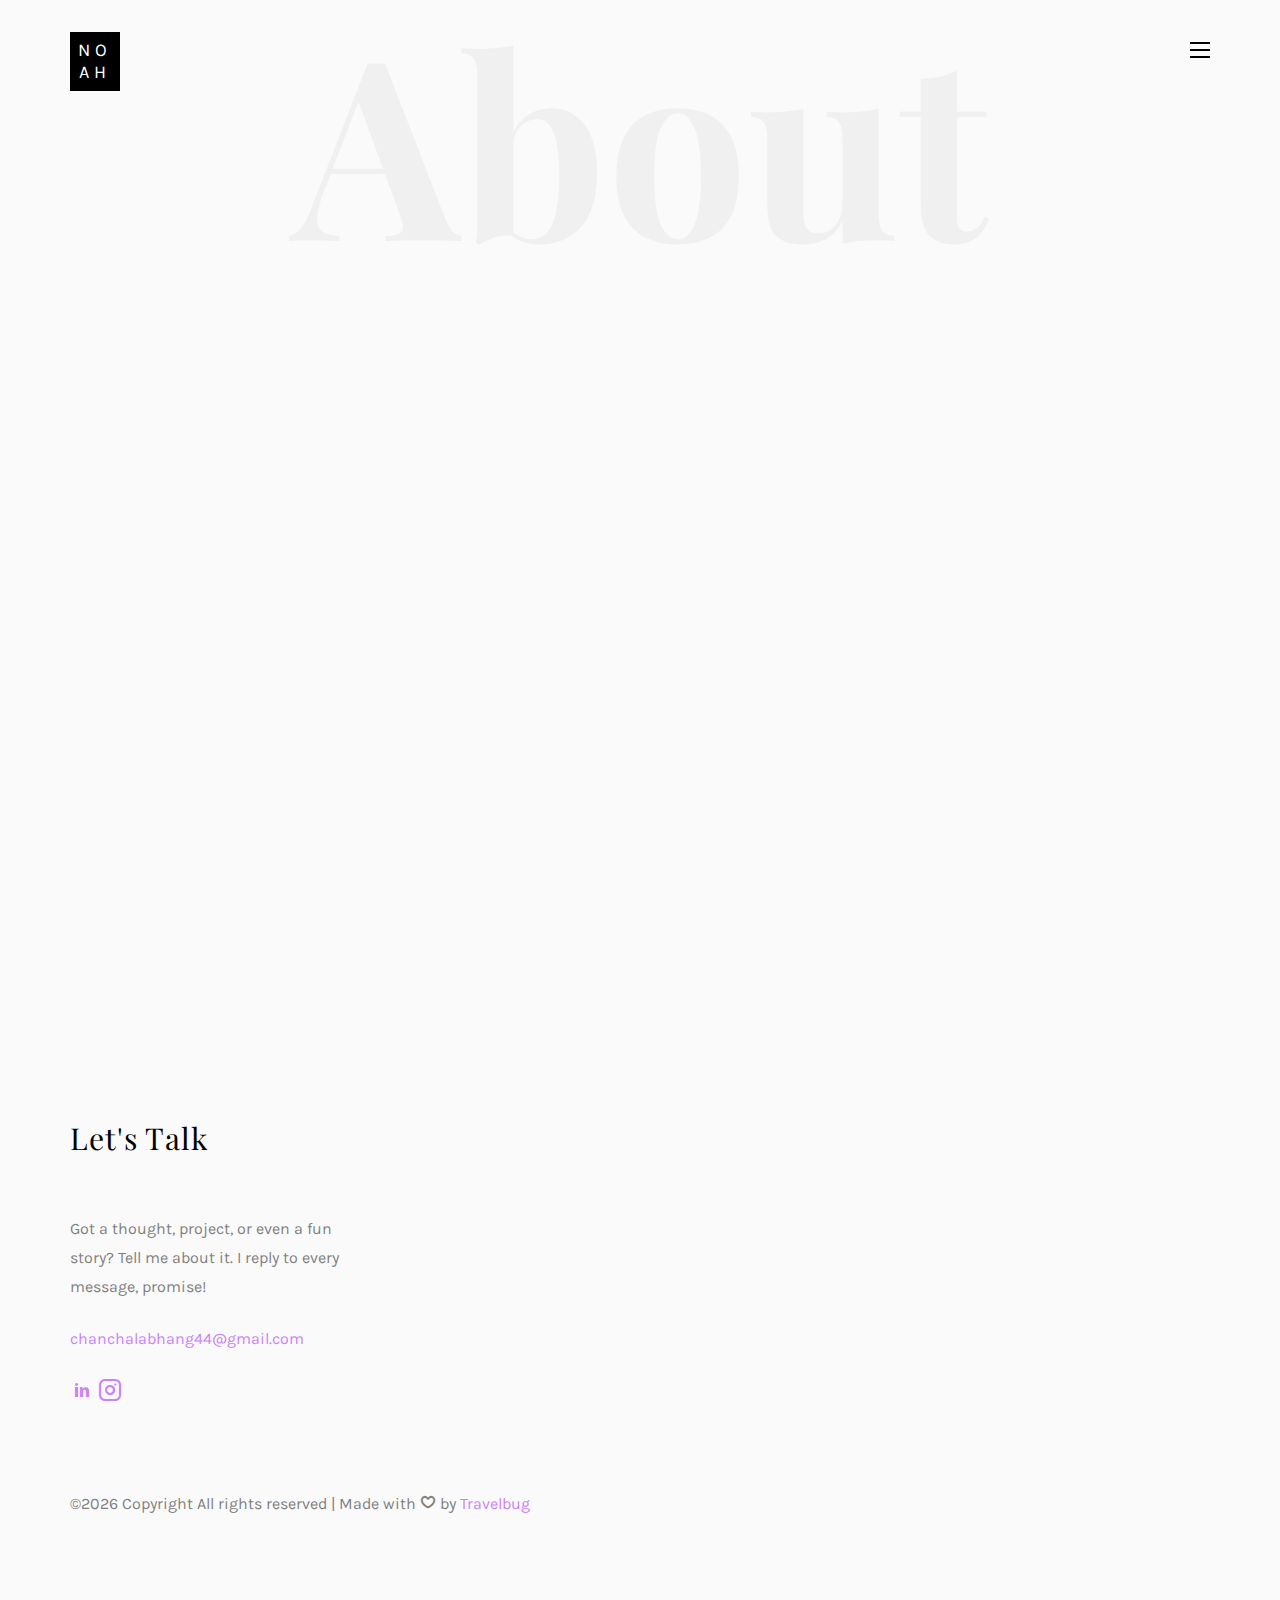
<file: about.html>
<!DOCTYPE HTML>
<html>
	<head>
	<meta charset="utf-8">
	<meta http-equiv="X-UA-Compatible" content="IE=edge">
	<title>Chanchal Portfolio</title>
	<meta name="viewport" content="width=device-width, initial-scale=1">
	<meta name="description" content="" />
	<meta name="keywords" content="" />
	<meta name="author" content="" />

  <!-- Facebook and Twitter integration -->
	<meta property="og:title" content=""/>
	<meta property="og:image" content=""/>
	<meta property="og:url" content=""/>
	<meta property="og:site_name" content=""/>
	<meta property="og:description" content=""/>
	<meta name="twitter:title" content="" />
	<meta name="twitter:image" content="" />
	<meta name="twitter:url" content="" />
	<meta name="twitter:card" content="" />

	<!-- Place favicon.ico and apple-touch-icon.png in the root directory -->
	<link rel="shortcut icon" href="favicon.ico">

	<link href="https://fonts.googleapis.com/css?family=Karla:400,700" rel="stylesheet">
	<link href="https://fonts.googleapis.com/css?family=Playfair+Display:400,400i,700" rel="stylesheet">
	
	<!-- Animate.css -->
	<link rel="stylesheet" href="css/animate.css">
	<!-- Icomoon Icon Fonts-->
	<link rel="stylesheet" href="css/icomoon.css">
	<!-- Bootstrap  -->
	<link rel="stylesheet" href="css/bootstrap.css">
	<!-- Owl Carousel -->
	<link rel="stylesheet" href="css/owl.carousel.min.css">
	<link rel="stylesheet" href="css/owl.theme.default.min.css">
	<!-- Magnific Popup -->
	<link rel="stylesheet" href="css/magnific-popup.css">

	<link rel="stylesheet" href="css/style.css">


	<!-- Modernizr JS -->
	<script src="js/modernizr-2.6.2.min.js"></script>
	<!-- FOR IE9 below -->
	<!--[if lt IE 9]>
	<script src="js/respond.min.js"></script>
	<![endif]-->

	</head>
	<body>

	<nav id="colorlib-main-nav" role="navigation">
		<a href="#" class="js-colorlib-nav-toggle colorlib-nav-toggle active"><i></i></a>
		<div class="js-fullheight colorlib-table">
			<div class="colorlib-table-cell js-fullheight">
				<div class="row">
					<div class="col-md-12">
						<div class="form-group">
							<input type="text" class="form-control" id="search" placeholder="Enter any key to search...">
							<button type="submit" class="btn btn-primary"><i class="icon-search3"></i></button>
						</div>
					</div>
				</div>
				<div class="row">
					<div class="col-md-12">
						<ul>
							<li><a href="index.html">Home</a></li>
							<li><a href="services.html">Services</a></li>
							<li><a href="work.html">Work</a></li>
							<li><a href="blog.html">Blog</a></li>
							<li class="active"><a href="about.html">About</a></li>
							<li><a href="contact.html">Contact</a></li>
						</ul>
					</div>
				</div>
				<div class="row">
					<div class="col-md-12">
						<h2 class="head-title">Works</h2>
						<a href="images/NIKE Shoes@3x.png" class="gallery image-popup-link text-center" style="background-image: url(images/NIKE\ Shoes@3x.png);">
							<span><i class="icon-search3"></i></span>
						</a>
						<a href="images/Redesign Headphones@3x.png" class="gallery image-popup-link text-center" style="background-image: url(images/work-2.jpg);">
							<span><i class="icon-search3"></i></span>
						</a>
						<a href="images/Coffee 1.png" class="gallery image-popup-link text-center" style="background-image: url(images/Coffee\ 1.png);">
							<span><i class="icon-search3"></i></span>
						</a>
						<a href="images/work-4.jpg" class="gallery image-popup-link text-center" style="background-image: url(images/work-4.jpg);">
							<span><i class="icon-search3"></i></span>
						</a>
					</div>
				</div>
			</div>
		</div>
	</nav>
	
	<div id="colorlib-page">
		<header>
			<div class="container">
				<div class="row">
					<div class="col-md-12">
						<div class="colorlib-navbar-brand">
							<a class="colorlib-logo" href="index.html"><span>No</span><span>ah</span></a>
						</div>
						<a href="#" class="js-colorlib-nav-toggle colorlib-nav-toggle"><i></i></a>
					</div>
				</div>
			</div>
		</header>
		<div id="colorlib-about">
			<div class="container">
				<div class="row text-center">
					<h2 class="bold">About</h2>
				</div>
				<div class="row row-padded-bottom">
					<div class="col-md-5 animate-box">
						<img class="img-responsive about-img" src="images/chanchal about.jpg" alt="html5 bootstrap template by colorlib.com">
					</div>
					<div class="col-md-6 col-md-push-1 animate-box">
						<div class="about-desc">
							<h2><span>Chanchal</span><span>Abhang</span></h2>
							<div class="desc">
								<div class="rotate">
									<h2 class="heading">About</h2>
								</div>
								<p>I am a graphic designer with a passion for creating clean and effective designs. I enjoy working on branding, digital artwork, and visual projects that help ideas come to life. My goal is to deliver creative and practical solutions.</p>
									<p class="colorlib-social-icons">
									<a href="https://www.linkedin.com/in/chanchal-abhang-798607317 "><i class="icon-social-linkedin"></i></a>

									<a href="https://www.instagram.com/travelbug_48?igsh=ZDF3c3UwaXFhZXBr"><i class="icon-instagram2"></i></a>
								
									<!-- <a href="#"><i class="icon-behance"></i></a> -->
									</p>
								<p><a href="images/Chanchal Abhang  Resume.pdf" class="btn btn-primary btn-outline">Get My CV</a></p>
							</div>
						</div>
					</div>
				</div>
				<!-- <div class="row">
					<div class="col-md-4 animate-box">
						<p>The Big Oxmox advised her not to do so, because there were thousands of bad Commas, wild Question Marks and devious Semikoli, but the Little Blind Text didn’t listen. She packed her seven versalia, put her initial into the belt and made herself on the way.</p>
					</div>
					<div class="col-md-4 animate-box">
						<p>The Big Oxmox advised her not to do so, because there were thousands of bad Commas, wild Question Marks and devious Semikoli, but the Little Blind Text didn’t listen. She packed her seven versalia, put her initial into the belt and made herself on the way.</p>
					</div>
					<div class="col-md-4 animate-box">
						<p>The Big Oxmox advised her not to do so, because there were thousands of bad Commas, wild Question Marks and devious Semikoli, but the Little Blind Text didn’t listen. She packed her seven versalia, put her initial into the belt and made herself on the way.</p>
					</div> -->
				</div>
			</div>
		</div>
		<!-- <div id="colorlib-services">
			<div class="container">
				<div class="row text-center">
					<h2 class="bold">Goals</h2>
				</div>
				<div class="row">
					<div class="col-md-12">
						<div class="services-flex">
							<div class="one-third">
								<div class="row">
									<div class="col-md-12 col-md-offset-0 animate-box intro-heading">
										<span>Target</span>
										<h2>Goals</h2>
										<p>A small river named Duden flows by their place and supplies it with the necessary regelialia. It is a paradisematic country, in which roasted parts of sentences fly into your mouth.</p>
									</div>
								</div>
								<div class="row">
									<div class="col-md-12">
										<div class="rotate">
											<h2 class="heading">Goals</h2>
										</div>
									</div>
									<div class="col-md-12">
										<div class="services animate-box">
											<h3>1 - High Quality Theme</h3>
											<p>Even the all-powerful Pointing has no control about the blind texts it is an almost unorthographic life One day however a small line of blind text by the name of Lorem Ipsum decided to leave for the far World of Grammar.</p>
										</div>
										<div class="services animate-box">
											<h3>2 - Customer Satisfaction</h3>
											<p>Even the all-powerful Pointing has no control about the blind texts it is an almost unorthographic life One day however a small line of blind text by the name of Lorem Ipsum decided to leave for the far World of Grammar.</p>
										</div>
										<div class="services animate-box">
											<h3>3 - Well Mentained Sites</h3>
											<p>Even the all-powerful Pointing has no control about the blind texts it is an almost unorthographic life One day however a small line of blind text by the name of Lorem Ipsum decided to leave for the far World of Grammar.</p>
										</div>
									</div>
								</div>
							</div>
							<div class="one-forth services-img" style="background-image: url(images/services-img-1.jpg);">
							</div>
						</div>
					</div>
				</div>
			</div>
		</div> -->

		<!-- <div id="colorlib-testimony">
			<div class="container">
				<div class="row text-center">
					<h2 class="bold">Testimonies</h2>
				</div>
				<div class="row">
					<div class="col-md-12 col-md-offset-0 text-center animate-box intro-heading">
						<span>Testimonies</span>
						<h2>Clients Says</h2>
					</div>
				</div>
				<div class="row">
					<div class="col-md-12">
						<div class="rotate">
							<h2 class="heading">Says</h2>
						</div>
					</div>
				</div>
				<div class="row animate-box">
					<div class="owl-carousel">
						<div class="item">
							<div class="col-md-12 text-center">
								<div class="testimony">
									<blockquote>
										<p>"A small river named Duden flows by their place and supplies it with the necessary regelialia.</p>
										<span>" &mdash; George Brooks</span>
									</blockquote>
								</div>
							</div>
						</div>
						<div class="item">
							<div class="col-md-12 text-center">
								<div class="testimony">
									<blockquote>
										<p>"Even the all-powerful Pointing has no control about the blind texts it is an almost unorthographic life One day however a small line of blind text by the name of Lorem Ipsum decided to leave for the far World of Grammar.</p>
										<span>" &mdash; Daniel Foster</span>
									</blockquote>
								</div>
							</div>
						</div>
						<div class="item">
							<div class="col-md-12 text-center">
								<div class="testimony">
									<blockquote>
										<p>"When she reached the first hills of the Italic Mountains, she had a last view back on the skyline of her hometown Bookmarksgrove</p>
										<span>" &mdash; Liam Jenkins</span>
									</blockquote>
								</div>
							</div>
						</div>
					</div>
				</div>
			</div>
		</div> -->
		<footer>
			<div id="footer">
				<div class="container">
					<div class="row">
						<div class="col-md-4 col-pb-sm">
							<div class="row">
								<div class="col-md-10">
									<h2>Let's Talk</h2>
									<p>Got a thought, project, or even a fun story? Tell me about it. I reply to every message, promise!</p>
									<p><a href="#">chanchalabhang44@gmail.com</a></p>
									<p class="colorlib-social-icons">
									<a href="https://www.linkedin.com/in/chanchal-abhang-798607317 "><i class="icon-social-linkedin"></i></a>

									<a href="https://www.instagram.com/travelbug_48?igsh=ZDF3c3UwaXFhZXBr"><i class="icon-instagram2"></i></a>
								
									<!-- <a href="#"><i class="icon-behance"></i></a> -->
									</p>
								</div>
							</div>
						</div>
						<!-- <div class="col-md-4 col-pb-sm">
							<h2>Latest Work</h2>
							<div class="f-entry">
								<a href="#" class="featured-img" style="background-image: url(images/img-1.jpg);"></a>
								<div class="desc">
									<span>February 15, 2018</span>
									<h3><a href="#">Art Gallery in Japan</a></h3>
								</div>
							</div>
							<div class="f-entry">
								<a href="#" class="featured-img" style="background-image: url(images/img-2.jpg);"></a>
								<div class="desc">
									<span>February 9, 2018</span>
									<h3><a href="#">A Japanese Constellation</a></h3>
								</div>
							</div>
							<div class="f-entry">
								<a href="#" class="featured-img" style="background-image: url(images/img-3.jpg);"></a>
								<div class="desc">
									<span>February 15, 2018</span>
									<h3><a href="#">Road Trip</a></h3>
								</div>
							</div>
						</div> -->
						<!-- <div class="col-md-4 col-pb-sm">
							<h2>Newsletter</h2>
							<p>A small river named Duden flows by their place and supplies it with the necessary regelialia</p>
							<div class="subscribe text-center">
								<div class="form-group">
									<input type="text" class="form-control text-center" placeholder="Enter Email address">
									<input type="submit" value="Subscribe" class="btn btn-primary btn-custom">
								</div>
							</div>
						</div> -->
					</div>
					<!-- <div class="row">
						<div class="col-md-12 text-center">
							<p>
								<!-- &copy; <!-- Link back to Colorlib can't be removed. Template is licensed under CC BY 3.0. -->
 &copy;<script>document.write(new Date().getFullYear());</script> Copyright All rights reserved | Made with <i class="icon-heart4" aria-hidden="true"></i> by <a href="https://www.instagram.com/travelbug_48?igsh=ZDF3c3UwaXFhZXBr" target="_blank">Travelbug</a>
<!-- Link back to Colorlib can't be removed. Template is licensed under CC BY 3.0. -->
							</p>
						</div> 
					</div> 
				</div>
			</div>
		</footer>
	
	</div>

	<!-- jQuery -->
	<script src="js/jquery.min.js"></script>
	<!-- jQuery Easing -->
	<script src="js/jquery.easing.1.3.js"></script>
	<!-- Bootstrap -->
	<script src="js/bootstrap.min.js"></script>
	<!-- Waypoints -->
	<script src="js/jquery.waypoints.min.js"></script>
	<!-- Owl Carousel -->
	<script src="js/owl.carousel.min.js"></script>
	<!-- Magnific Popup -->
	<script src="js/jquery.magnific-popup.min.js"></script>
	<script src="js/magnific-popup-options.js"></script>

	<!-- Main JS (Do not remove) -->
	<script src="js/main.js"></script>

	</body>
</html>
</file>
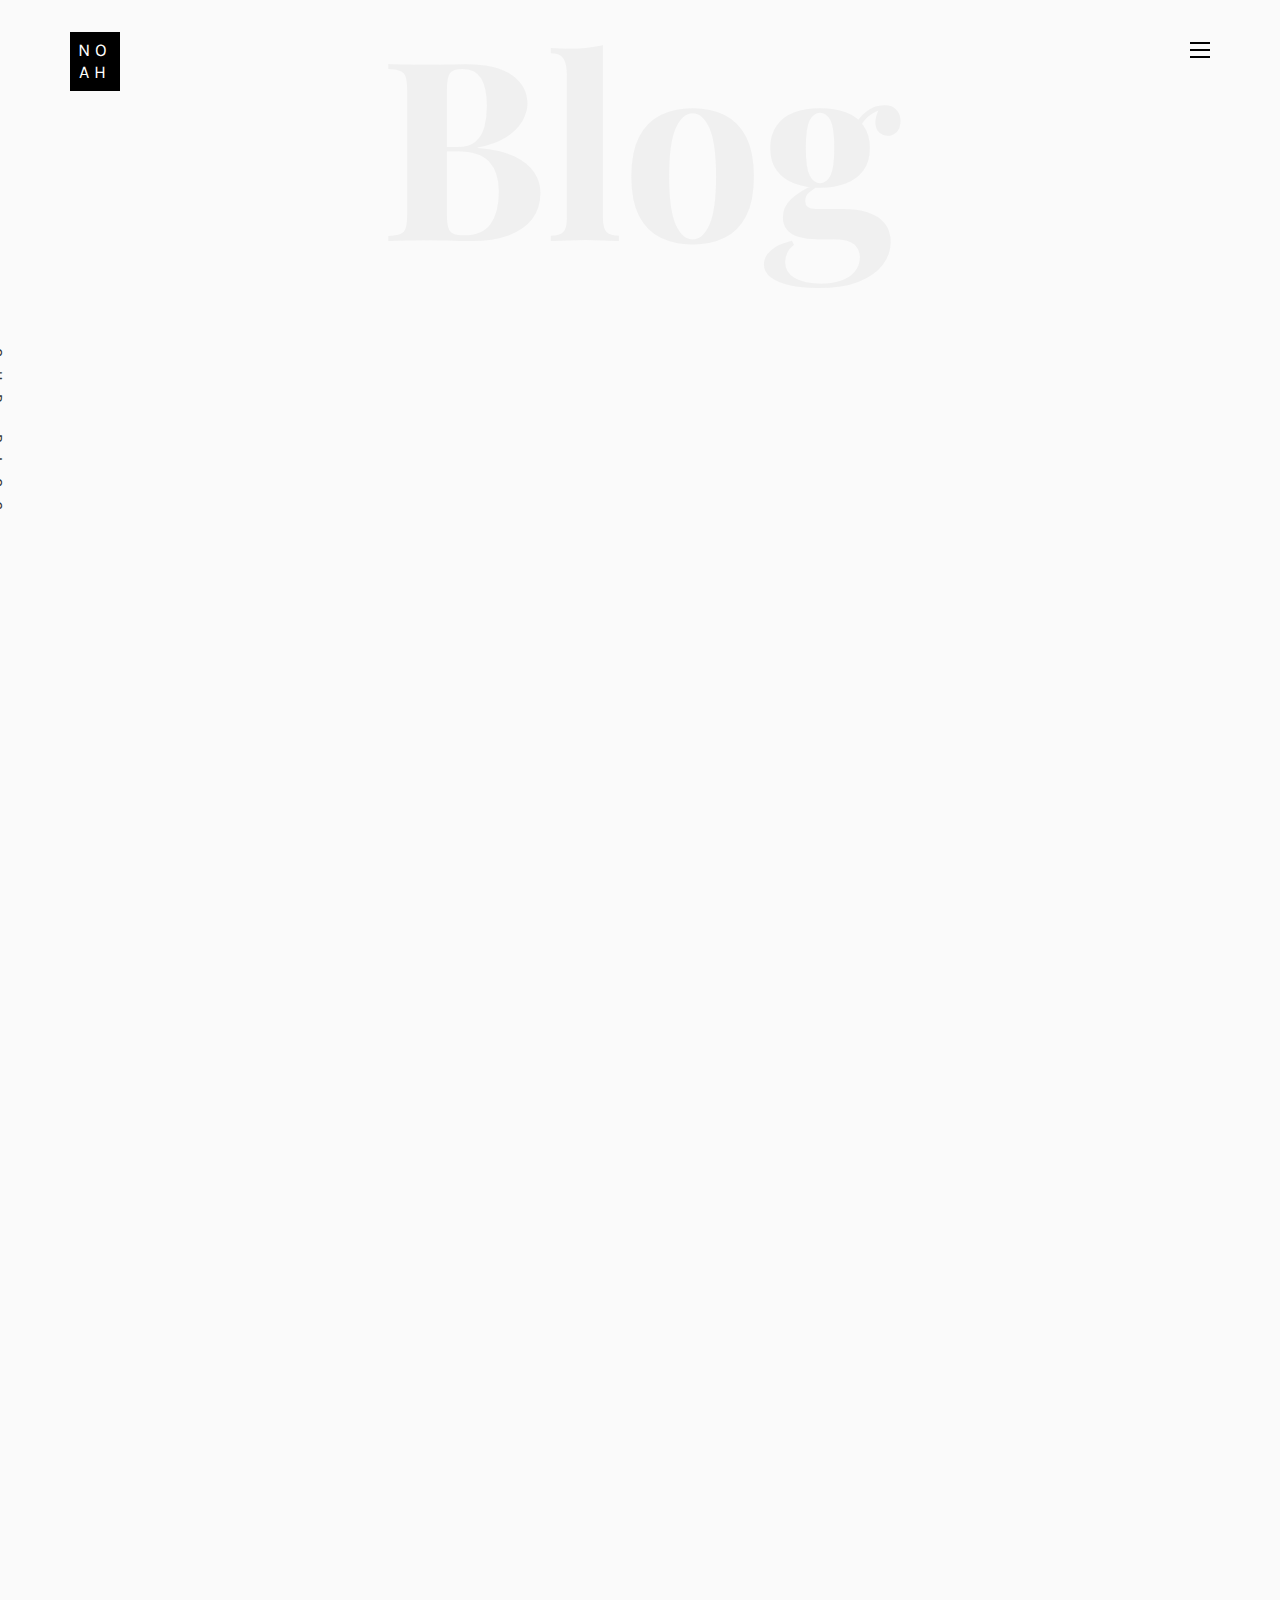
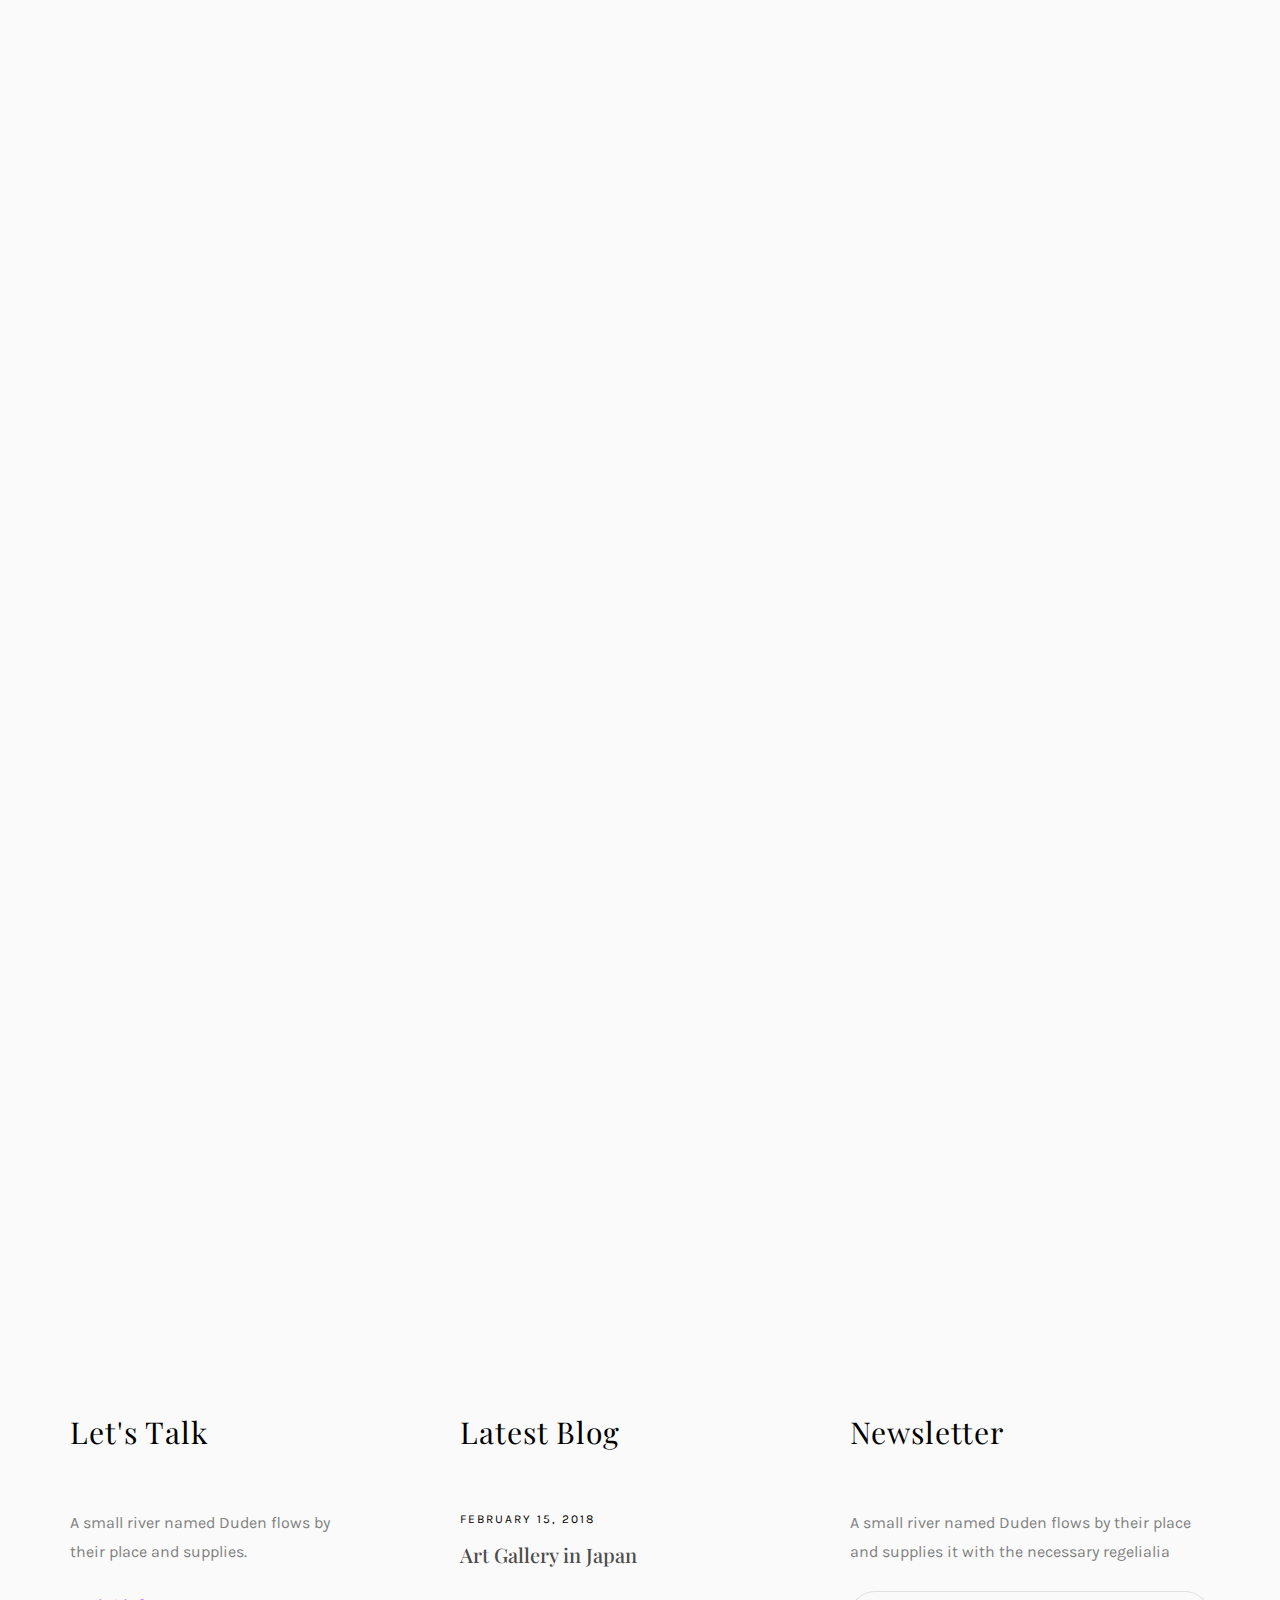
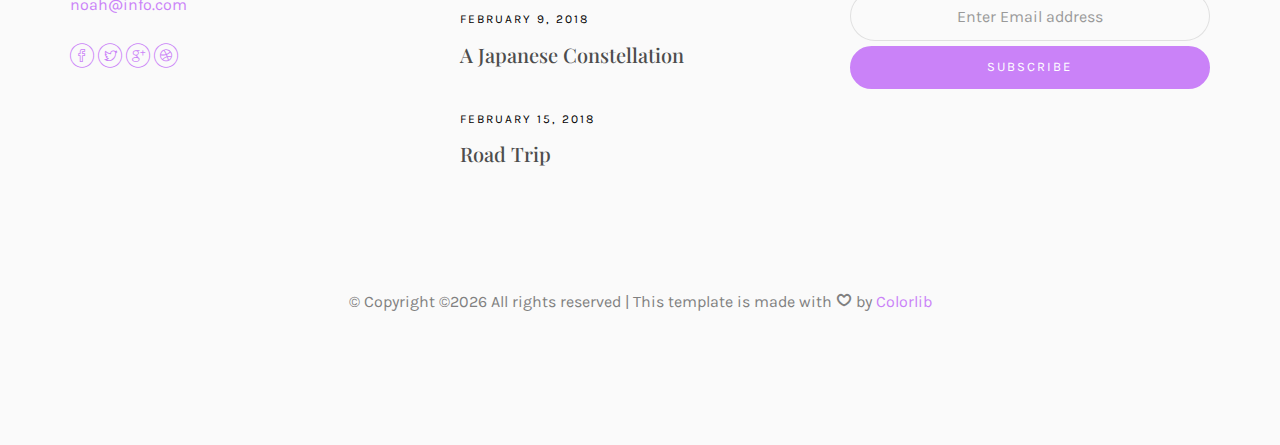
<file: blog.html>
<!DOCTYPE HTML>
<html>
	<head>
	<meta charset="utf-8">
	<meta http-equiv="X-UA-Compatible" content="IE=edge">
	<title>Noah Template</title>
	<meta name="viewport" content="width=device-width, initial-scale=1">
	<meta name="description" content="" />
	<meta name="keywords" content="" />
	<meta name="author" content="" />

  <!-- Facebook and Twitter integration -->
	<meta property="og:title" content=""/>
	<meta property="og:image" content=""/>
	<meta property="og:url" content=""/>
	<meta property="og:site_name" content=""/>
	<meta property="og:description" content=""/>
	<meta name="twitter:title" content="" />
	<meta name="twitter:image" content="" />
	<meta name="twitter:url" content="" />
	<meta name="twitter:card" content="" />

	<!-- Place favicon.ico and apple-touch-icon.png in the root directory -->
	<link rel="shortcut icon" href="favicon.ico">

	<link href="https://fonts.googleapis.com/css?family=Karla:400,700" rel="stylesheet">
	<link href="https://fonts.googleapis.com/css?family=Playfair+Display:400,400i,700" rel="stylesheet">
	
	<!-- Animate.css -->
	<link rel="stylesheet" href="css/animate.css">
	<!-- Icomoon Icon Fonts-->
	<link rel="stylesheet" href="css/icomoon.css">
	<!-- Bootstrap  -->
	<link rel="stylesheet" href="css/bootstrap.css">
	<!-- Owl Carousel -->
	<link rel="stylesheet" href="css/owl.carousel.min.css">
	<link rel="stylesheet" href="css/owl.theme.default.min.css">
	<!-- Magnific Popup -->
	<link rel="stylesheet" href="css/magnific-popup.css">

	<link rel="stylesheet" href="css/style.css">


	<!-- Modernizr JS -->
	<script src="js/modernizr-2.6.2.min.js"></script>
	<!-- FOR IE9 below -->
	<!--[if lt IE 9]>
	<script src="js/respond.min.js"></script>
	<![endif]-->

	</head>
	<body>

	<nav id="colorlib-main-nav" role="navigation">
		<a href="#" class="js-colorlib-nav-toggle colorlib-nav-toggle active"><i></i></a>
		<div class="js-fullheight colorlib-table">
			<div class="colorlib-table-cell js-fullheight">
				<div class="row">
					<div class="col-md-12">
						<div class="form-group">
							<input type="text" class="form-control" id="search" placeholder="Enter any key to search...">
							<button type="submit" class="btn btn-primary"><i class="icon-search3"></i></button>
						</div>
					</div>
				</div>
				<div class="row">
					<div class="col-md-12">
						<ul>
							<li><a href="index.html">Home</a></li>
							<li><a href="services.html">Services</a></li>
							<li><a href="work.html">Work</a></li>
							<li class="active"><a href="blog.html">Blog</a></li>
							<li><a href="about.html">About</a></li>
							<li><a href="contact.html">Contact</a></li>
						</ul>
					</div>
				</div>
				<div class="row">
					<div class="col-md-12">
						<h2 class="head-title">Works</h2>
						<a href="images/work-1.jpg" class="gallery image-popup-link text-center" style="background-image: url(images/work-1.jpg);">
							<span><i class="icon-search3"></i></span>
						</a>
						<a href="images/work-2.jpg" class="gallery image-popup-link text-center" style="background-image: url(images/work-2.jpg);">
							<span><i class="icon-search3"></i></span>
						</a>
						<a href="images/work-3.jpg" class="gallery image-popup-link text-center" style="background-image: url(images/work-3.jpg);">
							<span><i class="icon-search3"></i></span>
						</a>
						<a href="images/work-4.jpg" class="gallery image-popup-link text-center" style="background-image: url(images/work-4.jpg);">
							<span><i class="icon-search3"></i></span>
						</a>
					</div>
				</div>
			</div>
		</div>
	</nav>
	
	<div id="colorlib-page">
		<header>
			<div class="container">
				<div class="row">
					<div class="col-md-12">
						<div class="colorlib-navbar-brand">
							<a class="colorlib-logo" href="index.html"><span>No</span><span>ah</span></a>
						</div>
						<a href="#" class="js-colorlib-nav-toggle colorlib-nav-toggle"><i></i></a>
					</div>
				</div>
			</div>
		</header>
		
		<div id="colorlib-blog">
			<div class="container">
				<div class="row text-center">
					<h2 class="bold">Blog</h2>
				</div>
				<div class="row">
					<div class="col-md-12 col-md-offset-0 text-center animate-box intro-heading">
						<span>Blog</span>
						<h2>Read Our Case</h2>
					</div>
				</div>
				<div class="row">
					<div class="col-md-12">
						<div class="rotate">
							<h2 class="heading">Our Blog</h2>
						</div>
					</div>
				</div>
				<div class="row">
					<div class="col-md-4">
						<div class="article animate-box">
							<a href="blog.html" class="blog-img">
								<img class="img-responsive" src="images/img-1.jpg" alt="html5 bootstrap by colorlib.com">
								<div class="overlay"></div>
								<div class="link">
									<span class="read">Read more</h2>
								</div>
							</a>
							<div class="desc">
								<span class="meta">15, Feb 2018</span>
								<h2><a href="blog.html">A Japanese Constellation</a></h2>
								<p>When she reached the first hills of the Italic Mountains, she had a last view back on the skyline of her hometown Bookmarksgrove</p>
							</div>
						</div>

						<div class="article animate-box">
							<a href="blog.html" class="blog-img">
								<img class="img-responsive" src="images/img-4.jpg" alt="html5 bootstrap by colorlib.com">
								<div class="overlay"></div>
								<div class="link">
									<span class="read">Read more</h2>
								</div>
							</a>
							<div class="desc">
								<span class="meta">15, Feb 2018</span>
								<h2><a href="blog.html">A Japanese Constellation</a></h2>
								<p>When she reached the first hills of the Italic Mountains, she had a last view back on the skyline of her hometown Bookmarksgrove</p>
							</div>
						</div>

						<div class="article animate-box">
							<a href="blog.html" class="blog-img">
								<img class="img-responsive" src="images/img-7.jpg" alt="html5 bootstrap by colorlib.com">
								<div class="overlay"></div>
								<div class="link">
									<span class="read">Read more</h2>
								</div>
							</a>
							<div class="desc">
								<span class="meta">15, Feb 2018</span>
								<h2><a href="blog.html">A Japanese Constellation</a></h2>
								<p>When she reached the first hills of the Italic Mountains, she had a last view back on the skyline of her hometown Bookmarksgrove</p>
							</div>
						</div>
					</div>


					<div class="col-md-4">
						<div class="article animate-box">
							<a href="blog.html" class="blog-img">
								<img class="img-responsive" src="images/img-2.jpg" alt="html5 bootstrap by colorlib.com">
								<div class="overlay"></div>
								<div class="link">
									<span class="read">Read more</h2>
								</div>
							</a>
							<div class="desc">
								<span class="meta">15, Feb 2018</span>
								<h2><a href="blog.html">A Japanese Constellation</a></h2>
								<p>When she reached the first hills of the Italic Mountains, she had a last view back on the skyline of her hometown Bookmarksgrove</p>
							</div>
						</div>
						
						<div class="article animate-box">
							<a href="blog.html" class="blog-img">
								<img class="img-responsive" src="images/img-5.jpg" alt="html5 bootstrap by colorlib.com">
								<div class="overlay"></div>
								<div class="link">
									<span class="read">Read more</h2>
								</div>
							</a>
							<div class="desc">
								<span class="meta">15, Feb 2018</span>
								<h2><a href="blog.html">A Japanese Constellation</a></h2>
								<p>When she reached the first hills of the Italic Mountains, she had a last view back on the skyline of her hometown Bookmarksgrove</p>
							</div>
						</div>

						<div class="article animate-box">
							<a href="blog.html" class="blog-img">
								<img class="img-responsive" src="images/img-8.jpg" alt="html5 bootstrap by colorlib.com">
								<div class="overlay"></div>
								<div class="link">
									<span class="read">Read more</h2>
								</div>
							</a>
							<div class="desc">
								<span class="meta">15, Feb 2018</span>
								<h2><a href="blog.html">A Japanese Constellation</a></h2>
								<p>When she reached the first hills of the Italic Mountains, she had a last view back on the skyline of her hometown Bookmarksgrove</p>
							</div>
						</div>
					</div>


					<div class="col-md-4">
						<div class="article animate-box">
							<a href="blog.html" class="blog-img">
								<img class="img-responsive" src="images/img-3.jpg" alt="html5 bootstrap by colorlib.com">
								<div class="overlay"></div>
								<div class="link">
									<span class="read">Read more</h2>
								</div>
							</a>
							<div class="desc">
								<span class="meta">15, Feb 2018</span>
								<h2><a href="blog.html">A Japanese Constellation</a></h2>
								<p>When she reached the first hills of the Italic Mountains, she had a last view back on the skyline of her hometown Bookmarksgrove</p>
							</div>
						</div>

						<div class="article animate-box">
							<a href="blog.html" class="blog-img">
								<img class="img-responsive" src="images/img-6.jpg" alt="html5 bootstrap by colorlib.com">
								<div class="overlay"></div>
								<div class="link">
									<span class="read">Read more</h2>
								</div>
							</a>
							<div class="desc">
								<span class="meta">15, Feb 2018</span>
								<h2><a href="blog.html">A Japanese Constellation</a></h2>
								<p>When she reached the first hills of the Italic Mountains, she had a last view back on the skyline of her hometown Bookmarksgrove</p>
							</div>
						</div>

						<div class="article animate-box">
							<a href="blog.html" class="blog-img">
								<img class="img-responsive" src="images/img-9.jpg" alt="html5 bootstrap by colorlib.com">
								<div class="overlay"></div>
								<div class="link">
									<span class="read">Read more</h2>
								</div>
							</a>
							<div class="desc">
								<span class="meta">15, Feb 2018</span>
								<h2><a href="blog.html">A Japanese Constellation</a></h2>
								<p>When she reached the first hills of the Italic Mountains, she had a last view back on the skyline of her hometown Bookmarksgrove</p>
							</div>
						</div>
					</div>
				</div>
			</div>
		</div>


		<footer>
			<div id="footer">
				<div class="container">
					<div class="row">
						<div class="col-md-4 col-pb-sm">
							<div class="row">
								<div class="col-md-10">
									<h2>Let's Talk</h2>
									<p>A small river named Duden flows by their place and supplies.</p>
									<p><a href="#">noah@info.com</a></p>
									<p class="colorlib-social-icons">
										<a href="#"><i class="icon-facebook4"></i></a>
										<a href="#"><i class="icon-twitter3"></i></a>
										<a href="#"><i class="icon-googleplus"></i></a>
										<a href="#"><i class="icon-dribbble2"></i></a>
									</p>
								</div>
							</div>
						</div>
						<div class="col-md-4 col-pb-sm">
							<h2>Latest Blog</h2>
							<div class="f-entry">
								<a href="#" class="featured-img" style="background-image: url(images/img-1.jpg);"></a>
								<div class="desc">
									<span>February 15, 2018</span>
									<h3><a href="#">Art Gallery in Japan</a></h3>
								</div>
							</div>
							<div class="f-entry">
								<a href="#" class="featured-img" style="background-image: url(images/img-2.jpg);"></a>
								<div class="desc">
									<span>February 9, 2018</span>
									<h3><a href="#">A Japanese Constellation</a></h3>
								</div>
							</div>
							<div class="f-entry">
								<a href="#" class="featured-img" style="background-image: url(images/img-3.jpg);"></a>
								<div class="desc">
									<span>February 15, 2018</span>
									<h3><a href="#">Road Trip</a></h3>
								</div>
							</div>
						</div>
						<div class="col-md-4 col-pb-sm">
							<h2>Newsletter</h2>
							<p>A small river named Duden flows by their place and supplies it with the necessary regelialia</p>
							<div class="subscribe text-center">
								<div class="form-group">
									<input type="text" class="form-control text-center" placeholder="Enter Email address">
									<input type="submit" value="Subscribe" class="btn btn-primary btn-custom">
								</div>
							</div>
						</div>
					</div>
					<div class="row">
						<div class="col-md-12 text-center">
							<p>
								&copy; <!-- Link back to Colorlib can't be removed. Template is licensed under CC BY 3.0. -->
Copyright &copy;<script>document.write(new Date().getFullYear());</script> All rights reserved | This template is made with <i class="icon-heart4" aria-hidden="true"></i> by <a href="https://colorlib.com" target="_blank">Colorlib</a>
<!-- Link back to Colorlib can't be removed. Template is licensed under CC BY 3.0. -->
							</p>
						</div>
					</div>
				</div>
			</div>
		</footer>
	
	</div>

	<!-- jQuery -->
	<script src="js/jquery.min.js"></script>
	<!-- jQuery Easing -->
	<script src="js/jquery.easing.1.3.js"></script>
	<!-- Bootstrap -->
	<script src="js/bootstrap.min.js"></script>
	<!-- Waypoints -->
	<script src="js/jquery.waypoints.min.js"></script>
	<!-- Owl Carousel -->
	<script src="js/owl.carousel.min.js"></script>
	<!-- Magnific Popup -->
	<script src="js/jquery.magnific-popup.min.js"></script>
	<script src="js/magnific-popup-options.js"></script>

	<!-- Main JS (Do not remove) -->
	<script src="js/main.js"></script>

	</body>
</html>
</file>
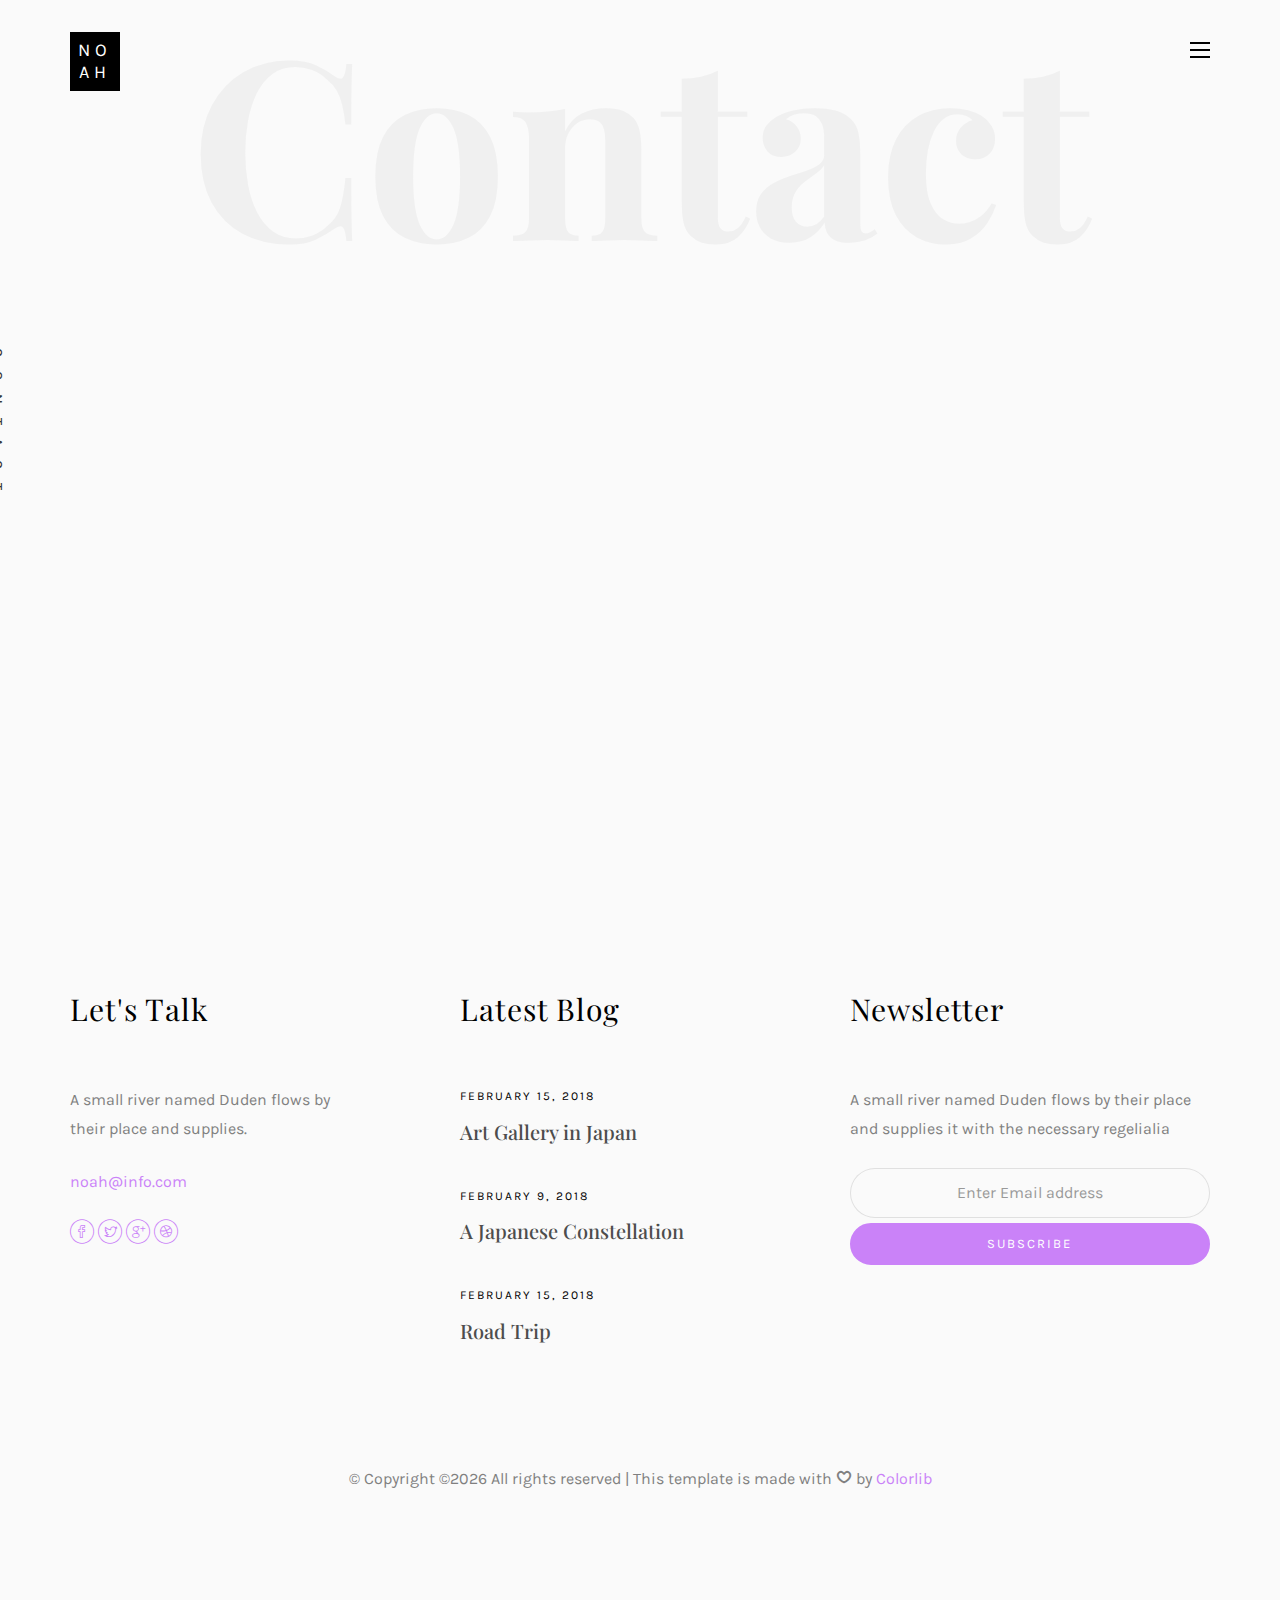
<file: contact.html>
<!DOCTYPE HTML>
<html>
	<head>
	<meta charset="utf-8">
	<meta http-equiv="X-UA-Compatible" content="IE=edge">
	<title>Noah Template</title>
	<meta name="viewport" content="width=device-width, initial-scale=1">
	<meta name="description" content="" />
	<meta name="keywords" content="" />
	<meta name="author" content="" />

  <!-- Facebook and Twitter integration -->
	<meta property="og:title" content=""/>
	<meta property="og:image" content=""/>
	<meta property="og:url" content=""/>
	<meta property="og:site_name" content=""/>
	<meta property="og:description" content=""/>
	<meta name="twitter:title" content="" />
	<meta name="twitter:image" content="" />
	<meta name="twitter:url" content="" />
	<meta name="twitter:card" content="" />

	<!-- Place favicon.ico and apple-touch-icon.png in the root directory -->
	<link rel="shortcut icon" href="favicon.ico">

	<link href="https://fonts.googleapis.com/css?family=Karla:400,700" rel="stylesheet">
	<link href="https://fonts.googleapis.com/css?family=Playfair+Display:400,400i,700" rel="stylesheet">
	
	<!-- Animate.css -->
	<link rel="stylesheet" href="css/animate.css">
	<!-- Icomoon Icon Fonts-->
	<link rel="stylesheet" href="css/icomoon.css">
	<!-- Bootstrap  -->
	<link rel="stylesheet" href="css/bootstrap.css">
	<!-- Owl Carousel -->
	<link rel="stylesheet" href="css/owl.carousel.min.css">
	<link rel="stylesheet" href="css/owl.theme.default.min.css">
	<!-- Magnific Popup -->
	<link rel="stylesheet" href="css/magnific-popup.css">

	<link rel="stylesheet" href="css/style.css">


	<!-- Modernizr JS -->
	<script src="js/modernizr-2.6.2.min.js"></script>
	<!-- FOR IE9 below -->
	<!--[if lt IE 9]>
	<script src="js/respond.min.js"></script>
	<![endif]-->

	</head>
	<body>

	<nav id="colorlib-main-nav" role="navigation">
		<a href="#" class="js-colorlib-nav-toggle colorlib-nav-toggle active"><i></i></a>
		<div class="js-fullheight colorlib-table">
			<div class="colorlib-table-cell js-fullheight">
				<div class="row">
					<div class="col-md-12">
						<div class="form-group">
							<input type="text" class="form-control" id="search" placeholder="Enter any key to search...">
							<button type="submit" class="btn btn-primary"><i class="icon-search3"></i></button>
						</div>
					</div>
				</div>
				<div class="row">
					<div class="col-md-12">
						<ul>
							<li><a href="index.html">Home</a></li>
							<li><a href="services.html">Services</a></li>
							<li><a href="work.html">Work</a></li>
							<li><a href="blog.html">Blog</a></li>
							<li><a href="about.html">About</a></li>
							<li class="active"><a href="contact.html">Contact</a></li>
						</ul>
					</div>
				</div>
				<div class="row">
					<div class="col-md-12">
						<h2 class="head-title">Works</h2>
						<a href="images/work-1.jpg" class="gallery image-popup-link text-center" style="background-image: url(images/work-1.jpg);">
							<span><i class="icon-search3"></i></span>
						</a>
						<a href="images/work-2.jpg" class="gallery image-popup-link text-center" style="background-image: url(images/work-2.jpg);">
							<span><i class="icon-search3"></i></span>
						</a>
						<a href="images/work-3.jpg" class="gallery image-popup-link text-center" style="background-image: url(images/work-3.jpg);">
							<span><i class="icon-search3"></i></span>
						</a>
						<a href="images/work-4.jpg" class="gallery image-popup-link text-center" style="background-image: url(images/work-4.jpg);">
							<span><i class="icon-search3"></i></span>
						</a>
					</div>
				</div>
			</div>
		</div>
	</nav>
	
	<div id="colorlib-page">
		<header>
			<div class="container">
				<div class="row">
					<div class="col-md-12">
						<div class="colorlib-navbar-brand">
							<a class="colorlib-logo" href="index.html"><span>No</span><span>ah</span></a>
						</div>
						<a href="#" class="js-colorlib-nav-toggle colorlib-nav-toggle"><i></i></a>
					</div>
				</div>
			</div>
		</header>
		
		<div id="colorlib-contact">
			<div class="container">
				<div class="row text-center">
					<h2 class="bold">Contact</h2>
				</div>
				<div class="row">
					<div class="col-md-12 col-md-offset-0 text-center animate-box intro-heading">
						<span>Contact</span>
						<h2>Contact Me</h2>
					</div>
				</div>
				<div class="row">
					<div class="col-md-12">
						<div class="rotate">
							<h2 class="heading">Contact</h2>
						</div>
					</div>
				</div>
				<div class="row">
					<div class="col-md-12 col-md-offset-0">
						<div class="row">
							<div class="col-md-4 animate-box">
								<h3>My Address</h3>
								<ul class="contact-info">
									<li><span><i class="icon-map5"></i></span>88 West 21th Street, Suite 721 New York NY 10016</li>
									<li><span><i class="icon-phone4"></i></span>+ 1235 2355 98</li>
									<li><span><i class="icon-envelope2"></i></span><a href="#">info@yoursite.com</a></li>
									<li><span><i class="icon-globe3"></i></span><a href="#">www.yoursite.com</a></li>
								</ul>
							</div>
							<div class="col-md-7 col-md-push-1 animate-box">
								<div class="row">
									<div class="col-md-12">
										<div class="form-group">
											<textarea name="" class="form-control" id="" cols="30" rows="7" placeholder="Message"></textarea>
										</div>
									</div>
									<div class="col-md-6">
										<div class="form-group">
											<input type="text" class="form-control" placeholder="Name">
										</div>
									</div>
									<div class="col-md-6">
										<div class="form-group">
											<input type="text" class="form-control" placeholder="Email">
										</div>
									</div>
									<div class="col-md-12">
										<div class="form-group">
											<input type="submit" value="Send Message" class="btn btn-primary">
										</div>
									</div>
								</div>
							</div>
						</div>
					</div>
				</div>
			</div>
		</div>

		<footer>
			<div id="footer">
				<div class="container">
					<div class="row">
						<div class="col-md-4 col-pb-sm">
							<div class="row">
								<div class="col-md-10">
									<h2>Let's Talk</h2>
									<p>A small river named Duden flows by their place and supplies.</p>
									<p><a href="#">noah@info.com</a></p>
									<p class="colorlib-social-icons">
										<a href="#"><i class="icon-facebook4"></i></a>
										<a href="#"><i class="icon-twitter3"></i></a>
										<a href="#"><i class="icon-googleplus"></i></a>
										<a href="#"><i class="icon-dribbble2"></i></a>
									</p>
								</div>
							</div>
						</div>
						<div class="col-md-4 col-pb-sm">
							<h2>Latest Blog</h2>
							<div class="f-entry">
								<a href="#" class="featured-img" style="background-image: url(images/img-1.jpg);"></a>
								<div class="desc">
									<span>February 15, 2018</span>
									<h3><a href="#">Art Gallery in Japan</a></h3>
								</div>
							</div>
							<div class="f-entry">
								<a href="#" class="featured-img" style="background-image: url(images/img-2.jpg);"></a>
								<div class="desc">
									<span>February 9, 2018</span>
									<h3><a href="#">A Japanese Constellation</a></h3>
								</div>
							</div>
							<div class="f-entry">
								<a href="#" class="featured-img" style="background-image: url(images/img-3.jpg);"></a>
								<div class="desc">
									<span>February 15, 2018</span>
									<h3><a href="#">Road Trip</a></h3>
								</div>
							</div>
						</div>
						<div class="col-md-4 col-pb-sm">
							<h2>Newsletter</h2>
							<p>A small river named Duden flows by their place and supplies it with the necessary regelialia</p>
							<div class="subscribe text-center">
								<div class="form-group">
									<input type="text" class="form-control text-center" placeholder="Enter Email address">
									<input type="submit" value="Subscribe" class="btn btn-primary btn-custom">
								</div>
							</div>
						</div>
					</div>
					<div class="row">
						<div class="col-md-12 text-center">
							<p>
								&copy; <!-- Link back to Colorlib can't be removed. Template is licensed under CC BY 3.0. -->
Copyright &copy;<script>document.write(new Date().getFullYear());</script> All rights reserved | This template is made with <i class="icon-heart4" aria-hidden="true"></i> by <a href="https://colorlib.com" target="_blank">Colorlib</a>
<!-- Link back to Colorlib can't be removed. Template is licensed under CC BY 3.0. -->
							</p>
						</div>
					</div>
				</div>
			</div>
		</footer>
	
	</div>

	<!-- jQuery -->
	<script src="js/jquery.min.js"></script>
	<!-- jQuery Easing -->
	<script src="js/jquery.easing.1.3.js"></script>
	<!-- Bootstrap -->
	<script src="js/bootstrap.min.js"></script>
	<!-- Waypoints -->
	<script src="js/jquery.waypoints.min.js"></script>
	<!-- Owl Carousel -->
	<script src="js/owl.carousel.min.js"></script>
	<!-- Magnific Popup -->
	<script src="js/jquery.magnific-popup.min.js"></script>
	<script src="js/magnific-popup-options.js"></script>

	<!-- Main JS (Do not remove) -->
	<script src="js/main.js"></script>

	</body>
</html>
</file>
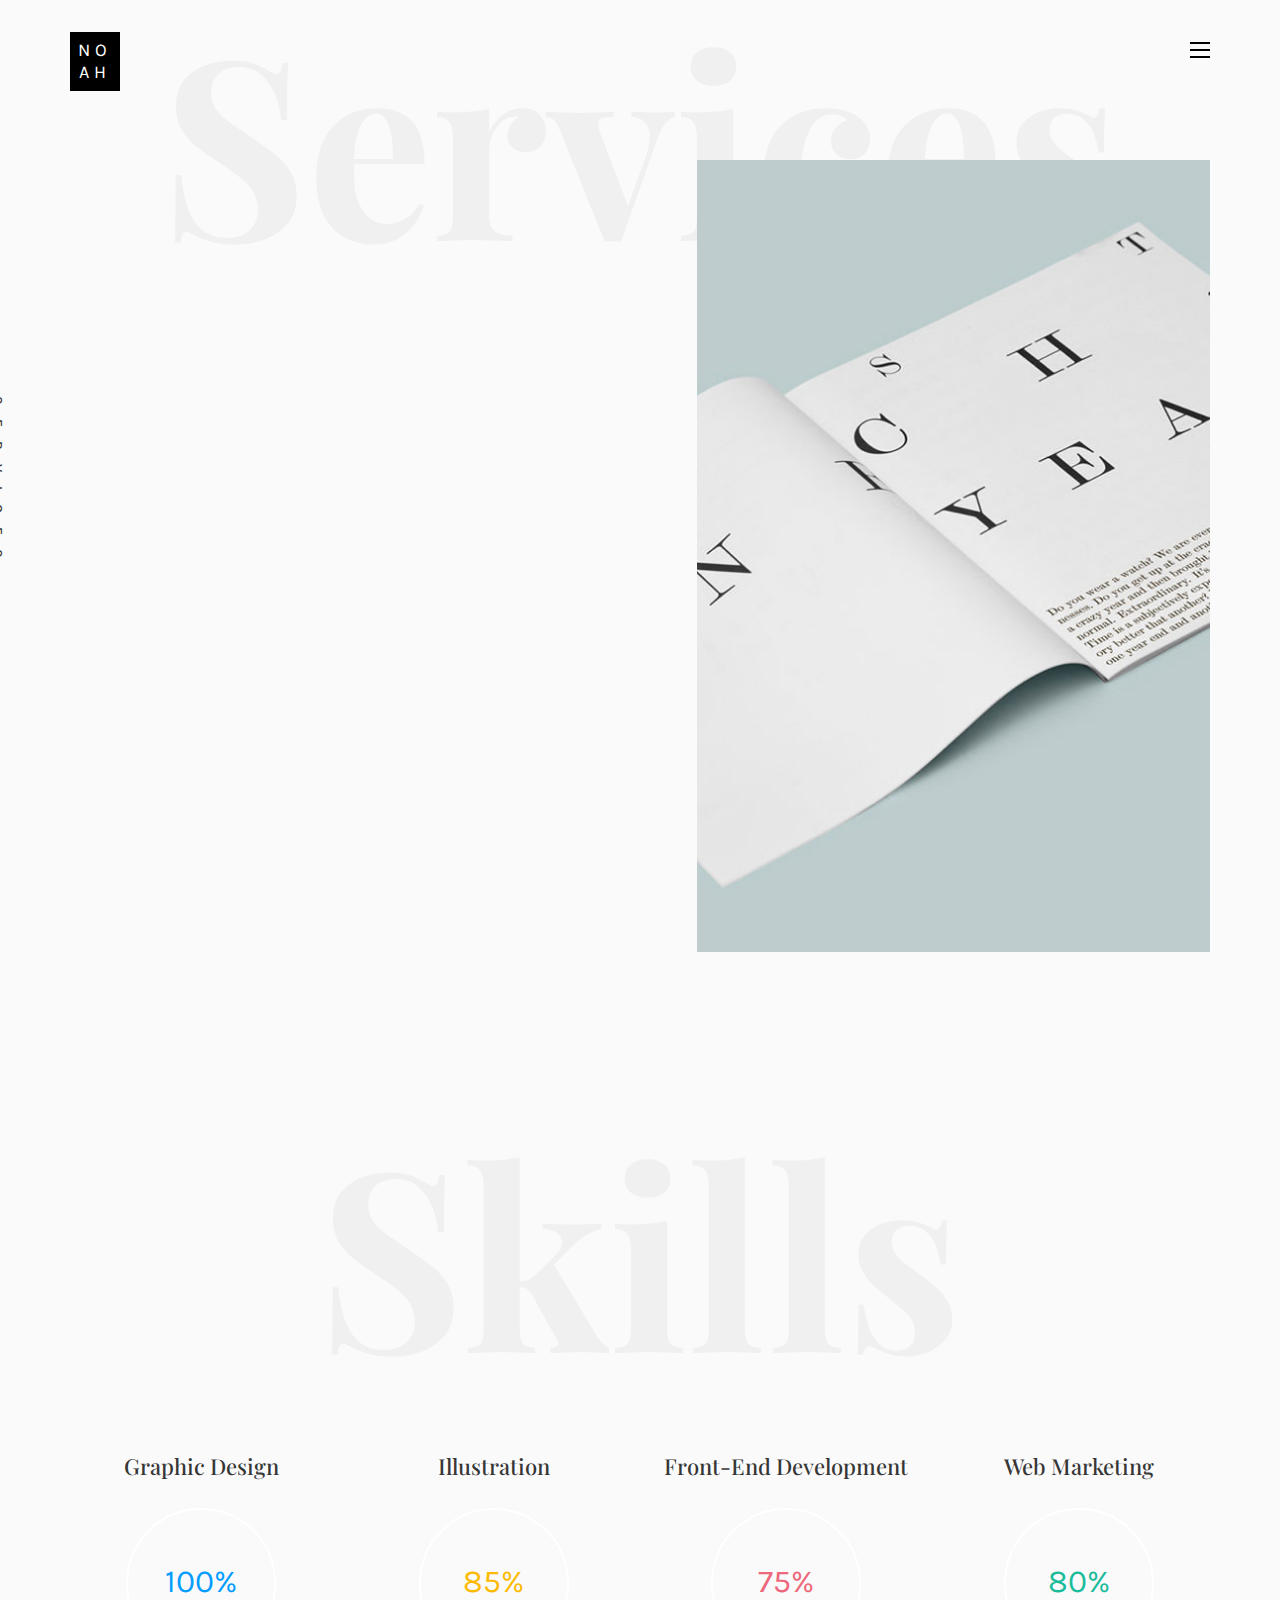
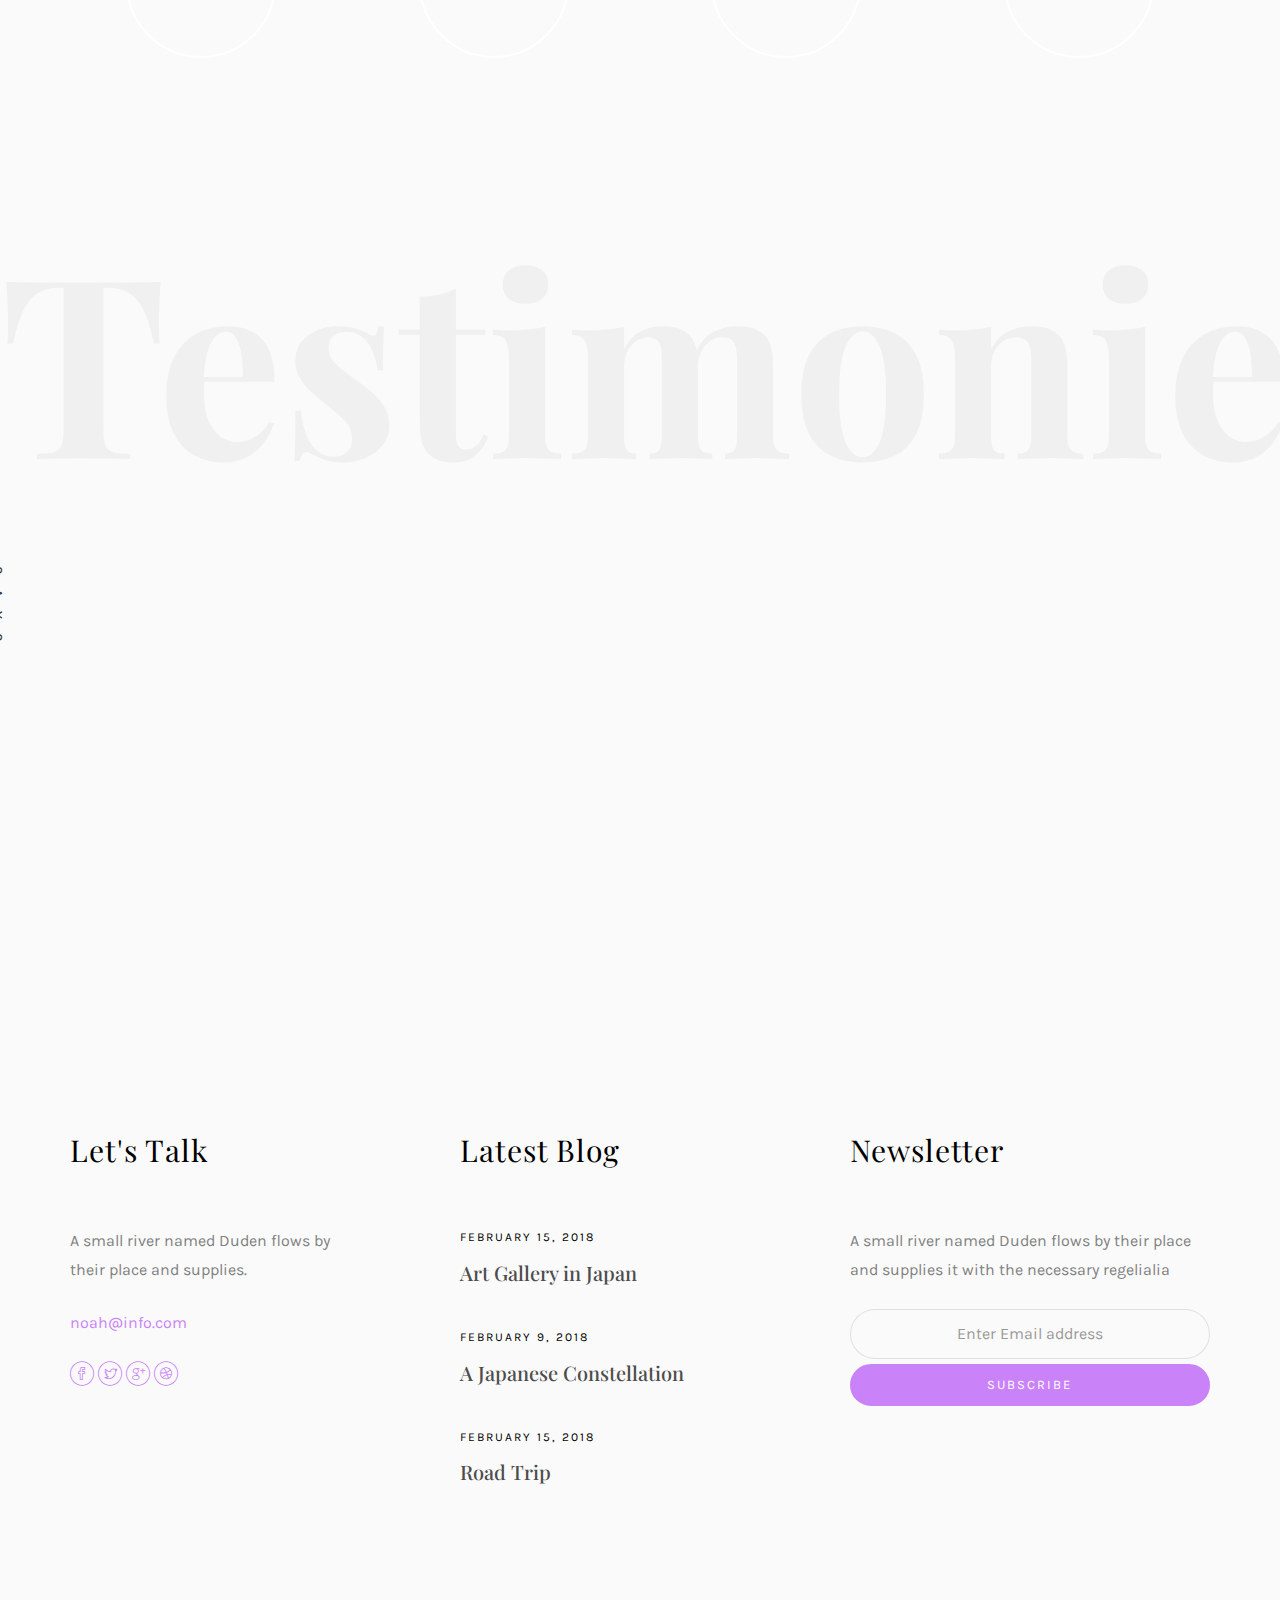
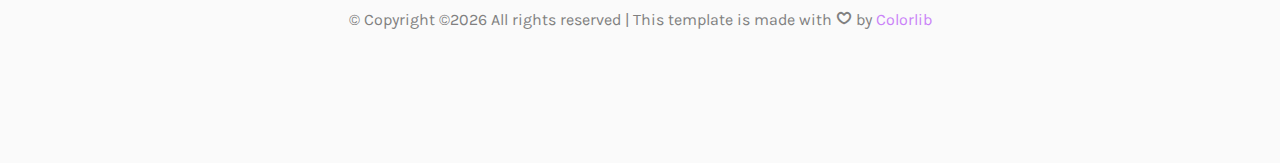
<file: services.html>
<!DOCTYPE HTML>
<html>
	<head>
	<meta charset="utf-8">
	<meta http-equiv="X-UA-Compatible" content="IE=edge">
	<title>Noah Template</title>
	<meta name="viewport" content="width=device-width, initial-scale=1">
	<meta name="description" content="" />
	<meta name="keywords" content="" />
	<meta name="author" content="" />

  <!-- Facebook and Twitter integration -->
	<meta property="og:title" content=""/>
	<meta property="og:image" content=""/>
	<meta property="og:url" content=""/>
	<meta property="og:site_name" content=""/>
	<meta property="og:description" content=""/>
	<meta name="twitter:title" content="" />
	<meta name="twitter:image" content="" />
	<meta name="twitter:url" content="" />
	<meta name="twitter:card" content="" />

	<!-- Place favicon.ico and apple-touch-icon.png in the root directory -->
	<link rel="shortcut icon" href="favicon.ico">

	<link href="https://fonts.googleapis.com/css?family=Karla:400,700" rel="stylesheet">
	<link href="https://fonts.googleapis.com/css?family=Playfair+Display:400,400i,700" rel="stylesheet">
	
	<!-- Animate.css -->
	<link rel="stylesheet" href="css/animate.css">
	<!-- Icomoon Icon Fonts-->
	<link rel="stylesheet" href="css/icomoon.css">
	<!-- Bootstrap  -->
	<link rel="stylesheet" href="css/bootstrap.css">
	<!-- Owl Carousel -->
	<link rel="stylesheet" href="css/owl.carousel.min.css">
	<link rel="stylesheet" href="css/owl.theme.default.min.css">
	<!-- Magnific Popup -->
	<link rel="stylesheet" href="css/magnific-popup.css">

	<link rel="stylesheet" href="css/style.css">


	<!-- Modernizr JS -->
	<script src="js/modernizr-2.6.2.min.js"></script>
	<!-- FOR IE9 below -->
	<!--[if lt IE 9]>
	<script src="js/respond.min.js"></script>
	<![endif]-->

	</head>
	<body>

	<nav id="colorlib-main-nav" role="navigation">
		<a href="#" class="js-colorlib-nav-toggle colorlib-nav-toggle active"><i></i></a>
		<div class="js-fullheight colorlib-table">
			<div class="colorlib-table-cell js-fullheight">
				<div class="row">
					<div class="col-md-12">
						<div class="form-group">
							<input type="text" class="form-control" id="search" placeholder="Enter any key to search...">
							<button type="submit" class="btn btn-primary"><i class="icon-search3"></i></button>
						</div>
					</div>
				</div>
				<div class="row">
					<div class="col-md-12">
						<ul>
							<li><a href="index.html">Home</a></li>
							<li class="active"><a href="services.html">Services</a></li>
							<li><a href="work.html">Work</a></li>
							<li><a href="blog.html">Blog</a></li>
							<li><a href="about.html">About</a></li>
							<li><a href="contact.html">Contact</a></li>
						</ul>
					</div>
				</div>
				<div class="row">
					<div class="col-md-12">
						<h2 class="head-title">Works</h2>
						<a href="images/work-1.jpg" class="gallery image-popup-link text-center" style="background-image: url(images/work-1.jpg);">
							<span><i class="icon-search3"></i></span>
						</a>
						<a href="images/work-2.jpg" class="gallery image-popup-link text-center" style="background-image: url(images/work-2.jpg);">
							<span><i class="icon-search3"></i></span>
						</a>
						<a href="images/work-3.jpg" class="gallery image-popup-link text-center" style="background-image: url(images/work-3.jpg);">
							<span><i class="icon-search3"></i></span>
						</a>
						<a href="images/work-4.jpg" class="gallery image-popup-link text-center" style="background-image: url(images/work-4.jpg);">
							<span><i class="icon-search3"></i></span>
						</a>
					</div>
				</div>
			</div>
		</div>
	</nav>
	
	<div id="colorlib-page">
		<header>
			<div class="container">
				<div class="row">
					<div class="col-md-12">
						<div class="colorlib-navbar-brand">
							<a class="colorlib-logo" href="index.html"><span>No</span><span>ah</span></a>
						</div>
						<a href="#" class="js-colorlib-nav-toggle colorlib-nav-toggle"><i></i></a>
					</div>
				</div>
			</div>
		</header>
		<div id="colorlib-services">
			<div class="container">
				<div class="row text-center">
					<h2 class="bold">Services</h2>
				</div>
				<div class="row">
					<div class="col-md-12">
						<div class="services-flex">
							<div class="one-third">
								<div class="row">
									<div class="col-md-12 col-md-offset-0 animate-box intro-heading">
										<span>My Services</span>
										<h2>Here Are Some of My Skills</h2>
									</div>
								</div>
								<div class="row">
									<div class="col-md-12">
										<div class="rotate">
											<h2 class="heading">Services</h2>
										</div>
									</div>
									<div class="col-md-6">
										<div class="services animate-box">
											<h3>1 - Graphic Design</h3>
											<ul>
												<li>UI Design</li>
												<li>Website &amp; Digital Design</li>
												<li>Brading &amp; Visual Identity</li>
												<li>Print Design</li>
											</ul>
										</div>
										<div class="services animate-box">
											<h3>3 - Front End Development</h3>
											<ul>
												<li>HTML / CSS</li>
												<li>JS &amp; Jquery Startup</li>
												<li>WordPress</li>
												<li>Jomla</li>
											</ul>
										</div>
									</div>
									<div class="col-md-6">
										<div class="services animate-box">
											<h3>2 - Illustration</h3>
											<ul>
												<li>Editorial</li>
												<li>Narrative</li>
												<li>Motion Graphics</li>
												<li>Animation</li>
												<li>Visual Effects</li>
											</ul>
										</div>
										<div class="services animate-box">
											<h3>4 - Web Marketing</h3>
											<ul>
												<li>Sales Marketing</li>
												<li>Invoice</li>
												<li>eCommerce</li>
											</ul>
										</div>
									</div>
								</div>
							</div>
							<div class="one-forth services-img" style="background-image: url(images/services-img.jpg);">
							</div>
						</div>
					</div>
				</div>
			</div>
		</div>

		<div id="colorlib-progress">
			<div class="container">
				<div class="row text-center">
					<h2 class="bold">Skills</h2>
				</div>
				<div class="row">
					<div class="col-md-12 col-md-offset-0 text-center animate-box intro-heading">
						<span>Skills</span>
						<h2>My Skills</h2>
					</div>
				</div>
				<div class="row">
			      <div class="col-md-3 col-sm-6 text-center">
			      	<h2 class="progress-head">Graphic Design</h2>
		            <div class="progress blue">
		                <span class="progress-left">
		                    <span class="progress-bar"></span>
		                </span>
		                <span class="progress-right">
		                    <span class="progress-bar"></span>
		                </span>
		                <div class="progress-value">100%</div>
		            </div>
		         </div>
			 
		         <div class="col-md-3 col-sm-6 text-center">
		         	<h2 class="progress-head">Illustration</h2>
		            <div class="progress yellow">
		                <span class="progress-left">
		                    <span class="progress-bar"></span>
		                </span>
		                <span class="progress-right">
		                    <span class="progress-bar"></span>
		                </span>
		                <div class="progress-value">85%</div>
		            </div>
		         </div>

		         <div class="col-md-3 col-sm-6 text-center">
		         	<h2 class="progress-head">Front-End Development</h2>
		            <div class="progress pink">
		                <span class="progress-left">
		                    <span class="progress-bar"></span>
		                </span>
		                <span class="progress-right">
		                    <span class="progress-bar"></span>
		                </span>
		                <div class="progress-value">75%</div>
		            </div>
		         </div>

		         <div class="col-md-3 col-sm-6 text-center">
		         	<h2 class="progress-head">Web Marketing</h2>
		            <div class="progress green">
		                <span class="progress-left">
		                    <span class="progress-bar"></span>
		                </span>
		                <span class="progress-right">
		                    <span class="progress-bar"></span>
		                </span>
		                <div class="progress-value">80%</div>
		            </div>
		         </div>
			   </div>
			</div>
		</div>

		<div id="colorlib-testimony">
			<div class="container">
				<div class="row text-center">
					<h2 class="bold">Testimonies</h2>
				</div>
				<div class="row">
					<div class="col-md-12 col-md-offset-0 text-center animate-box intro-heading">
						<span>Testimonies</span>
						<h2>Clients Says</h2>
					</div>
				</div>
				<div class="row">
					<div class="col-md-12">
						<div class="rotate">
							<h2 class="heading">Says</h2>
						</div>
					</div>
				</div>
				<div class="row animate-box">
					<div class="owl-carousel">
						<div class="item">
							<div class="col-md-12 text-center">
								<div class="testimony">
									<blockquote>
										<p>"A small river named Duden flows by their place and supplies it with the necessary regelialia.</p>
										<span>" &mdash; George Brooks</span>
									</blockquote>
								</div>
							</div>
						</div>
						<div class="item">
							<div class="col-md-12 text-center">
								<div class="testimony">
									<blockquote>
										<p>"Even the all-powerful Pointing has no control about the blind texts it is an almost unorthographic life One day however a small line of blind text by the name of Lorem Ipsum decided to leave for the far World of Grammar.</p>
										<span>" &mdash; Daniel Foster</span>
									</blockquote>
								</div>
							</div>
						</div>
						<div class="item">
							<div class="col-md-12 text-center">
								<div class="testimony">
									<blockquote>
										<p>"When she reached the first hills of the Italic Mountains, she had a last view back on the skyline of her hometown Bookmarksgrove</p>
										<span>" &mdash; Liam Jenkins</span>
									</blockquote>
								</div>
							</div>
						</div>
					</div>
				</div>
			</div>
		</div>

		<footer>
			<div id="footer">
				<div class="container">
					<div class="row">
						<div class="col-md-4 col-pb-sm">
							<div class="row">
								<div class="col-md-10">
									<h2>Let's Talk</h2>
									<p>A small river named Duden flows by their place and supplies.</p>
									<p><a href="#">noah@info.com</a></p>
									<p class="colorlib-social-icons">
										<a href="#"><i class="icon-facebook4"></i></a>
										<a href="#"><i class="icon-twitter3"></i></a>
										<a href="#"><i class="icon-googleplus"></i></a>
										<a href="#"><i class="icon-dribbble2"></i></a>
									</p>
								</div>
							</div>
						</div>
						<div class="col-md-4 col-pb-sm">
							<h2>Latest Blog</h2>
							<div class="f-entry">
								<a href="#" class="featured-img" style="background-image: url(images/img-1.jpg);"></a>
								<div class="desc">
									<span>February 15, 2018</span>
									<h3><a href="#">Art Gallery in Japan</a></h3>
								</div>
							</div>
							<div class="f-entry">
								<a href="#" class="featured-img" style="background-image: url(images/img-2.jpg);"></a>
								<div class="desc">
									<span>February 9, 2018</span>
									<h3><a href="#">A Japanese Constellation</a></h3>
								</div>
							</div>
							<div class="f-entry">
								<a href="#" class="featured-img" style="background-image: url(images/img-3.jpg);"></a>
								<div class="desc">
									<span>February 15, 2018</span>
									<h3><a href="#">Road Trip</a></h3>
								</div>
							</div>
						</div>
						<div class="col-md-4 col-pb-sm">
							<h2>Newsletter</h2>
							<p>A small river named Duden flows by their place and supplies it with the necessary regelialia</p>
							<div class="subscribe text-center">
								<div class="form-group">
									<input type="text" class="form-control text-center" placeholder="Enter Email address">
									<input type="submit" value="Subscribe" class="btn btn-primary btn-custom">
								</div>
							</div>
						</div>
					</div>
					<div class="row">
						<div class="col-md-12 text-center">
							<p>
								&copy; <!-- Link back to Colorlib can't be removed. Template is licensed under CC BY 3.0. -->
Copyright &copy;<script>document.write(new Date().getFullYear());</script> All rights reserved | This template is made with <i class="icon-heart4" aria-hidden="true"></i> by <a href="https://colorlib.com" target="_blank">Colorlib</a>
<!-- Link back to Colorlib can't be removed. Template is licensed under CC BY 3.0. -->
							</p>
						</div>
					</div>
				</div>
			</div>
		</footer>
	
	</div>

	<!-- jQuery -->
	<script src="js/jquery.min.js"></script>
	<!-- jQuery Easing -->
	<script src="js/jquery.easing.1.3.js"></script>
	<!-- Bootstrap -->
	<script src="js/bootstrap.min.js"></script>
	<!-- Waypoints -->
	<script src="js/jquery.waypoints.min.js"></script>
	<!-- Owl Carousel -->
	<script src="js/owl.carousel.min.js"></script>
	<!-- Magnific Popup -->
	<script src="js/jquery.magnific-popup.min.js"></script>
	<script src="js/magnific-popup-options.js"></script>

	<!-- Main JS (Do not remove) -->
	<script src="js/main.js"></script>

	</body>
</html>
</file>
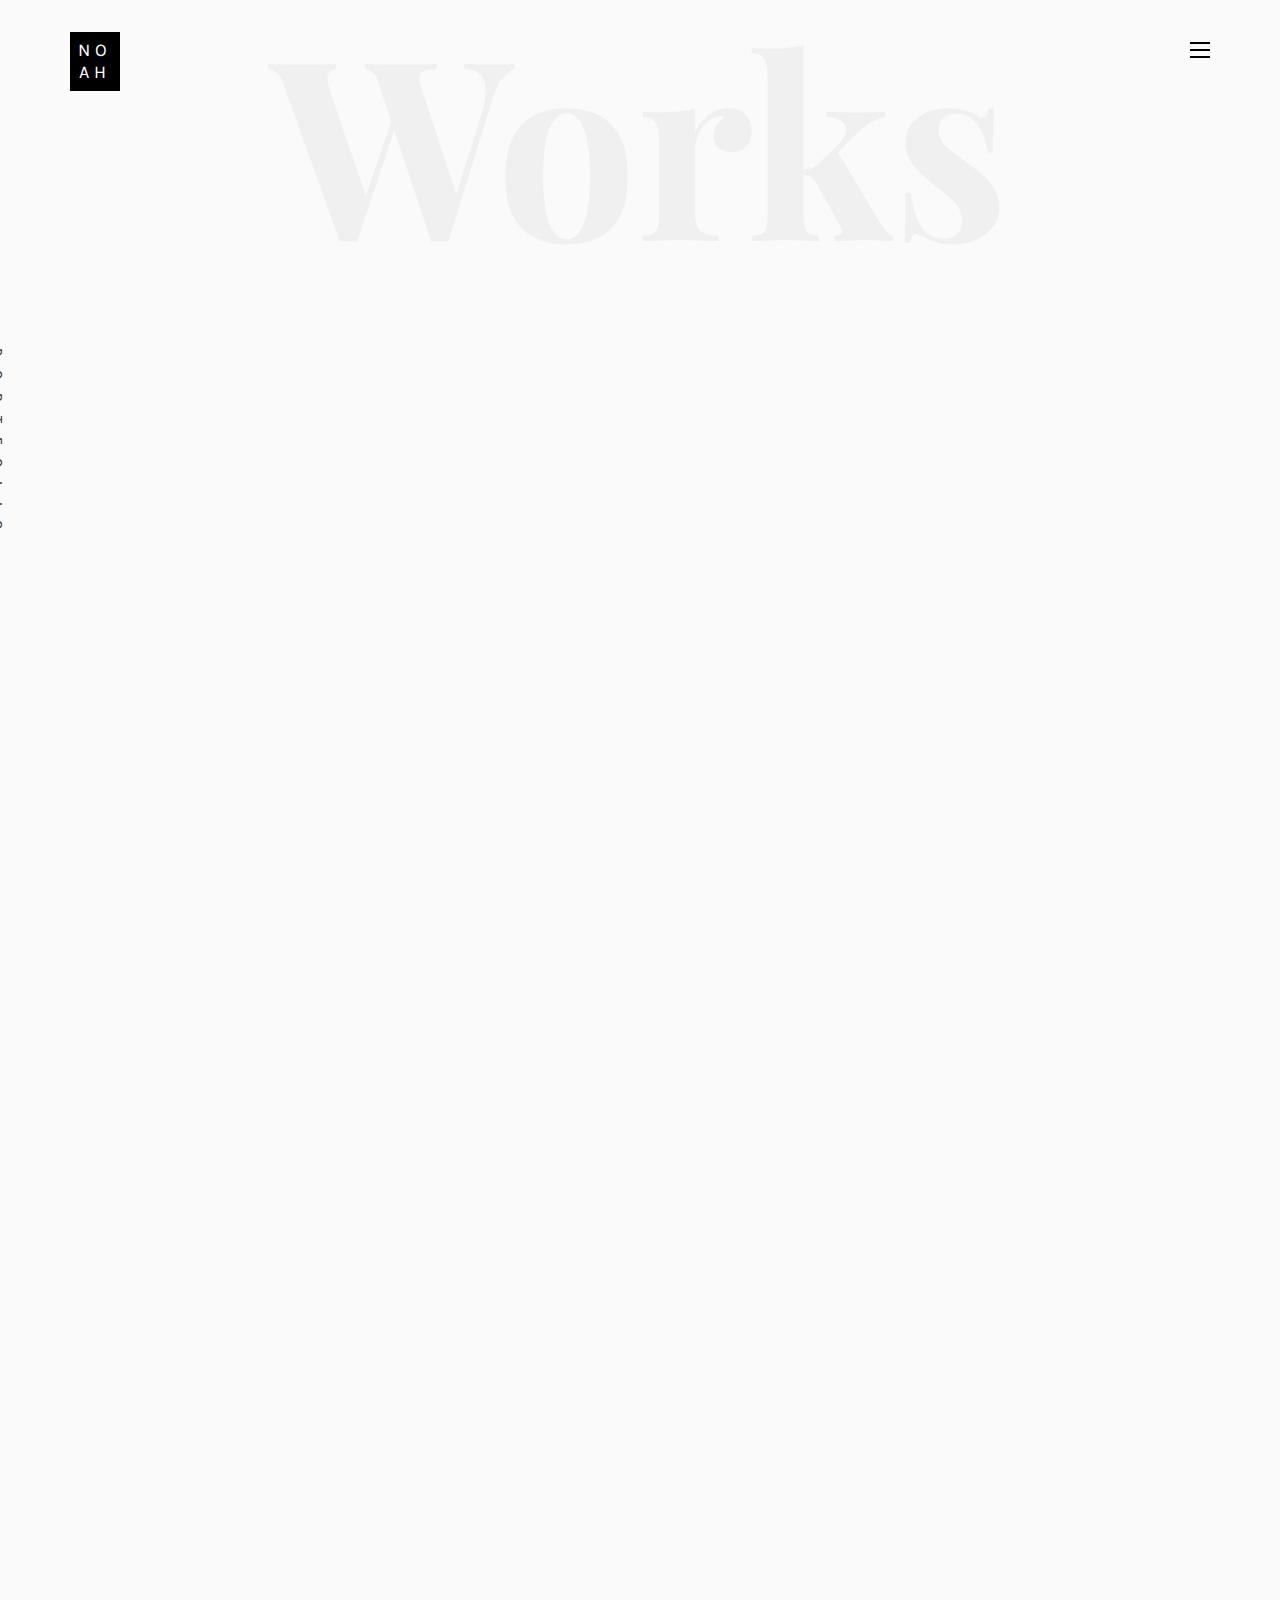
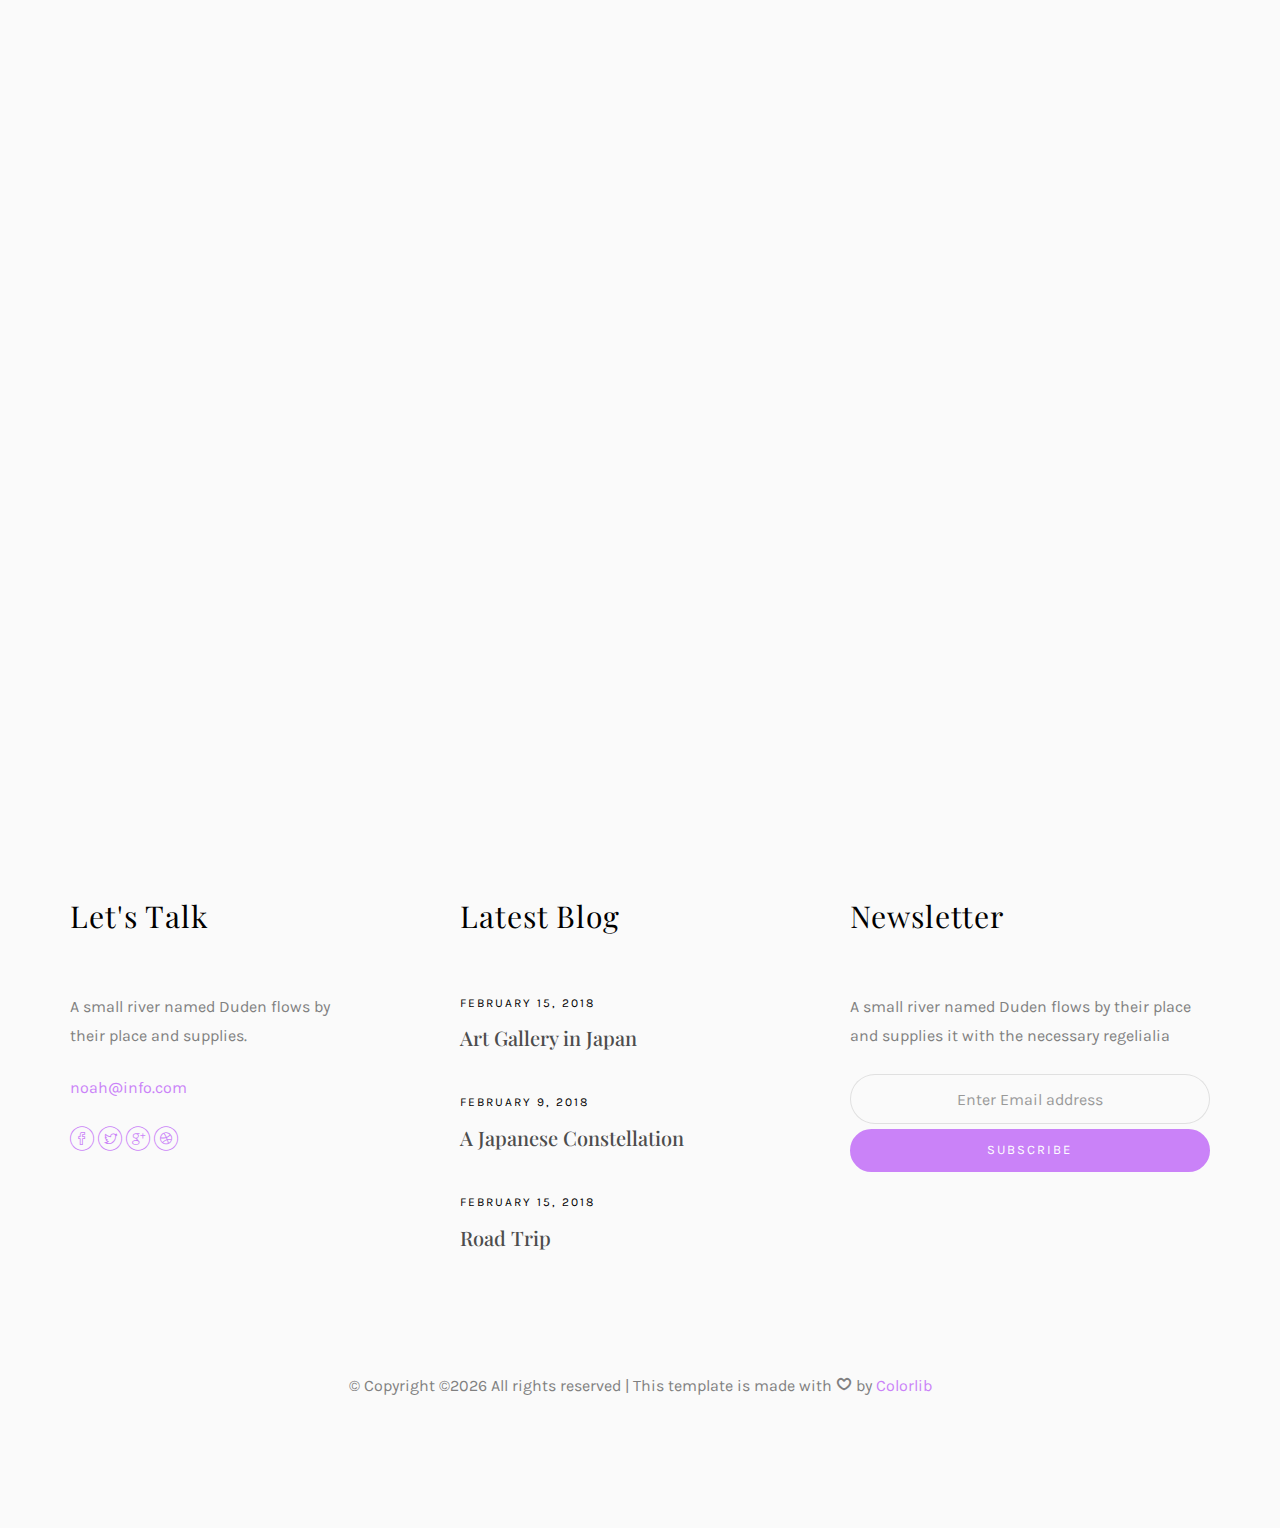
<file: work-single.html>
<!DOCTYPE HTML>
<html>
	<head>
	<meta charset="utf-8">
	<meta http-equiv="X-UA-Compatible" content="IE=edge">
	<title>Noah Template</title>
	<meta name="viewport" content="width=device-width, initial-scale=1">
	<meta name="description" content="" />
	<meta name="keywords" content="" />
	<meta name="author" content="" />

  <!-- Facebook and Twitter integration -->
	<meta property="og:title" content=""/>
	<meta property="og:image" content=""/>
	<meta property="og:url" content=""/>
	<meta property="og:site_name" content=""/>
	<meta property="og:description" content=""/>
	<meta name="twitter:title" content="" />
	<meta name="twitter:image" content="" />
	<meta name="twitter:url" content="" />
	<meta name="twitter:card" content="" />

	<!-- Place favicon.ico and apple-touch-icon.png in the root directory -->
	<link rel="shortcut icon" href="favicon.ico">

	<link href="https://fonts.googleapis.com/css?family=Karla:400,700" rel="stylesheet">
	<link href="https://fonts.googleapis.com/css?family=Playfair+Display:400,400i,700" rel="stylesheet">
	
	<!-- Animate.css -->
	<link rel="stylesheet" href="css/animate.css">
	<!-- Icomoon Icon Fonts-->
	<link rel="stylesheet" href="css/icomoon.css">
	<!-- Bootstrap  -->
	<link rel="stylesheet" href="css/bootstrap.css">
	<!-- Owl Carousel -->
	<link rel="stylesheet" href="css/owl.carousel.min.css">
	<link rel="stylesheet" href="css/owl.theme.default.min.css">
	<!-- Magnific Popup -->
	<link rel="stylesheet" href="css/magnific-popup.css">

	<link rel="stylesheet" href="css/style.css">


	<!-- Modernizr JS -->
	<script src="js/modernizr-2.6.2.min.js"></script>
	<!-- FOR IE9 below -->
	<!--[if lt IE 9]>
	<script src="js/respond.min.js"></script>
	<![endif]-->

	</head>
	<body>

	<nav id="colorlib-main-nav" role="navigation">
		<a href="#" class="js-colorlib-nav-toggle colorlib-nav-toggle active"><i></i></a>
		<div class="js-fullheight colorlib-table">
			<div class="colorlib-table-cell js-fullheight">
				<div class="row">
					<div class="col-md-12">
						<div class="form-group">
							<input type="text" class="form-control" id="search" placeholder="Enter any key to search...">
							<button type="submit" class="btn btn-primary"><i class="icon-search3"></i></button>
						</div>
					</div>
				</div>
				<div class="row">
					<div class="col-md-12">
						<ul>
							<li><a href="index.html">Home</a></li>
							<li><a href="services.html">Services</a></li>
							<li class="active"><a href="work.html">Work</a></li>
							<li><a href="blog.html">Blog</a></li>
							<li><a href="about.html">About</a></li>
							<li><a href="contact.html">Contact</a></li>
						</ul>
					</div>
				</div>
				<div class="row">
					<div class="col-md-12">
						<h2 class="head-title">Works</h2>
						<a href="images/work-1.jpg" class="gallery image-popup-link text-center" style="background-image: url(images/work-1.jpg);">
							<span><i class="icon-search3"></i></span>
						</a>
						<a href="images/work-2.jpg" class="gallery image-popup-link text-center" style="background-image: url(images/work-2.jpg);">
							<span><i class="icon-search3"></i></span>
						</a>
						<a href="images/work-3.jpg" class="gallery image-popup-link text-center" style="background-image: url(images/work-3.jpg);">
							<span><i class="icon-search3"></i></span>
						</a>
						<a href="images/work-4.jpg" class="gallery image-popup-link text-center" style="background-image: url(images/work-4.jpg);">
							<span><i class="icon-search3"></i></span>
						</a>
					</div>
				</div>
			</div>
		</div>
	</nav>
	
	<div id="colorlib-page">
		<header>
			<div class="container">
				<div class="row">
					<div class="col-md-12">
						<div class="colorlib-navbar-brand">
							<a class="colorlib-logo" href="index.html"><span>No</span><span>ah</span></a>
						</div>
						<a href="#" class="js-colorlib-nav-toggle colorlib-nav-toggle"><i></i></a>
					</div>
				</div>
			</div>
		</header>
		<div id="colorlib-work">
			<div class="container">
				<div class="row text-center">
					<h2 class="bold">Works</h2>
				</div>
				<div class="row">
					<div class="col-md-12 col-md-offset-0 text-center animate-box intro-heading">
						<span>Portfolio</span>
						<h2>Portfolio Single</h2>
					</div>
				</div>
				<div class="row">
					<div class="col-md-12">
						<div class="rotate">
							<h2 class="heading">Portfolio</h2>
						</div>
					</div>
				</div>
				<div class="row">
					<div class="col-md-12">
						<div class="work-entry animate-box">
							<a href="work.html" class="work-img" style="background-image: url(images/work-1.jpg);">
							</a>
							<div class="col-md-8 col-md-offset-2">
								<div class="desc">
									<h2>Pursuing Best</h2>
									<p>Far far away, behind the word mountains, far from the countries Vokalia and Consonantia, there live the blind texts. Separated they live in Bookmarksgrove right at the coast of the Semantics, a large language ocean.</p>
									<p>On her way she met a copy. The copy warned the Little Blind Text, that where it came from it would have been rewritten a thousand times and everything that was left from its origin would be the word "and" and the Little Blind Text should turn around and return to its own, safe country. But nothing the copy said could convince her and so it didn’t take long until a few insidious Copy Writers ambushed her, made her drunk with Longe and Parole and dragged her into their agency, where they abused her for their.</p>
									<img class="img-responsive" src="images/work-2.jpg" alt="html5 bootstrap template by colorlib.com"><br>
									<p>When she reached the first hills of the Italic Mountains, she had a last view back on the skyline of her hometown Bookmarksgrove, the headline of Alphabet Village and the subline of her own road, the Line Lane. Pityful a rethoric question ran over her cheek, then she continued her way.</p>
									<p class="read"><a href="#">Live Preview</a></p>
								</div>
							</div>
						</div>
					</div>
				</div>
			</div>
		</div>

		<footer>
			<div id="footer">
				<div class="container">
					<div class="row">
						<div class="col-md-4 col-pb-sm">
							<div class="row">
								<div class="col-md-10">
									<h2>Let's Talk</h2>
									<p>A small river named Duden flows by their place and supplies.</p>
									<p><a href="#">noah@info.com</a></p>
									<p class="colorlib-social-icons">
										<a href="#"><i class="icon-facebook4"></i></a>
										<a href="#"><i class="icon-twitter3"></i></a>
										<a href="#"><i class="icon-googleplus"></i></a>
										<a href="#"><i class="icon-dribbble2"></i></a>
									</p>
								</div>
							</div>
						</div>
						<div class="col-md-4 col-pb-sm">
							<h2>Latest Blog</h2>
							<div class="f-entry">
								<a href="#" class="featured-img" style="background-image: url(images/img-1.jpg);"></a>
								<div class="desc">
									<span>February 15, 2018</span>
									<h3><a href="#">Art Gallery in Japan</a></h3>
								</div>
							</div>
							<div class="f-entry">
								<a href="#" class="featured-img" style="background-image: url(images/img-2.jpg);"></a>
								<div class="desc">
									<span>February 9, 2018</span>
									<h3><a href="#">A Japanese Constellation</a></h3>
								</div>
							</div>
							<div class="f-entry">
								<a href="#" class="featured-img" style="background-image: url(images/img-3.jpg);"></a>
								<div class="desc">
									<span>February 15, 2018</span>
									<h3><a href="#">Road Trip</a></h3>
								</div>
							</div>
						</div>
						<div class="col-md-4 col-pb-sm">
							<h2>Newsletter</h2>
							<p>A small river named Duden flows by their place and supplies it with the necessary regelialia</p>
							<div class="subscribe text-center">
								<div class="form-group">
									<input type="text" class="form-control text-center" placeholder="Enter Email address">
									<input type="submit" value="Subscribe" class="btn btn-primary btn-custom">
								</div>
							</div>
						</div>
					</div>
					<div class="row">
						<div class="col-md-12 text-center">
							<p>
								&copy; <!-- Link back to Colorlib can't be removed. Template is licensed under CC BY 3.0. -->
Copyright &copy;<script>document.write(new Date().getFullYear());</script> All rights reserved | This template is made with <i class="icon-heart4" aria-hidden="true"></i> by <a href="https://colorlib.com" target="_blank">Colorlib</a>
<!-- Link back to Colorlib can't be removed. Template is licensed under CC BY 3.0. -->
							</p>
						</div>
					</div>
				</div>
			</div>
		</footer>
	
	</div>

	<!-- jQuery -->
	<script src="js/jquery.min.js"></script>
	<!-- jQuery Easing -->
	<script src="js/jquery.easing.1.3.js"></script>
	<!-- Bootstrap -->
	<script src="js/bootstrap.min.js"></script>
	<!-- Waypoints -->
	<script src="js/jquery.waypoints.min.js"></script>
	<!-- Owl Carousel -->
	<script src="js/owl.carousel.min.js"></script>
	<!-- Magnific Popup -->
	<script src="js/jquery.magnific-popup.min.js"></script>
	<script src="js/magnific-popup-options.js"></script>

	<!-- Main JS (Do not remove) -->
	<script src="js/main.js"></script>

	</body>
</html>
</file>
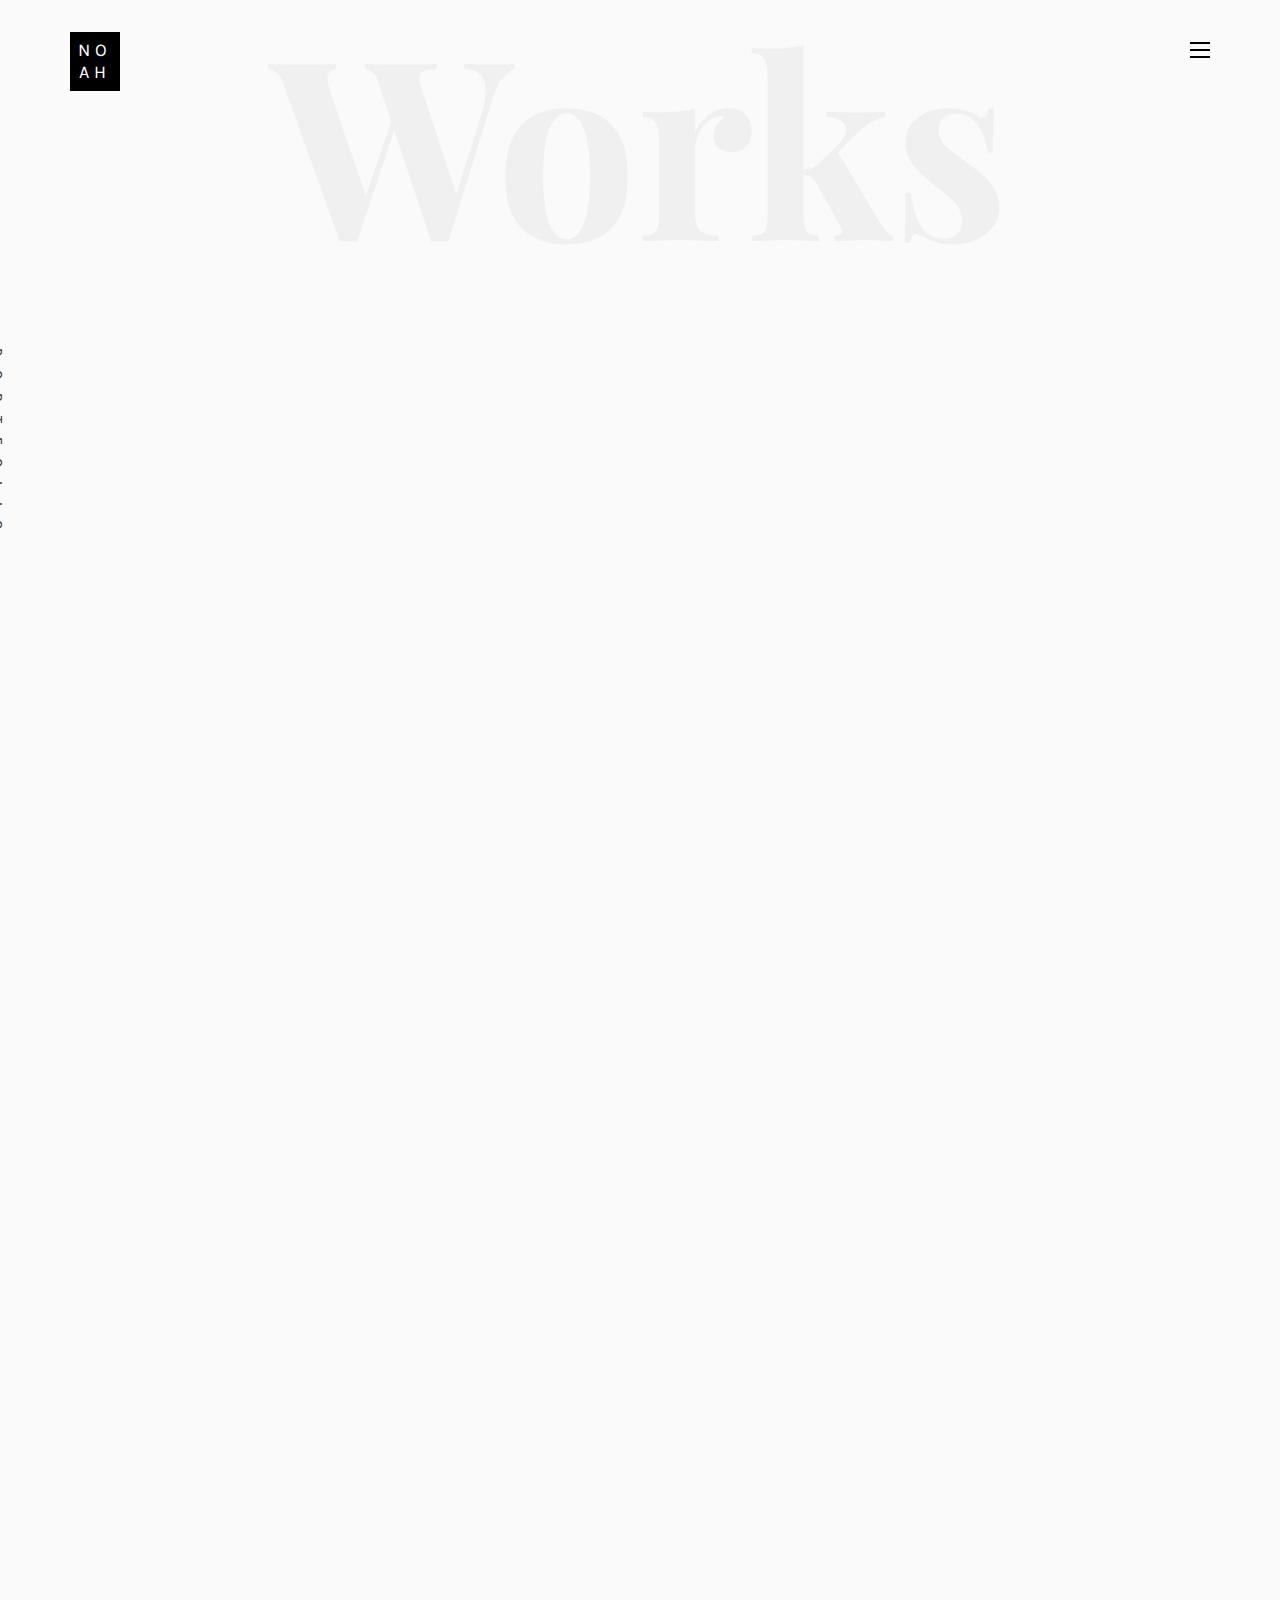
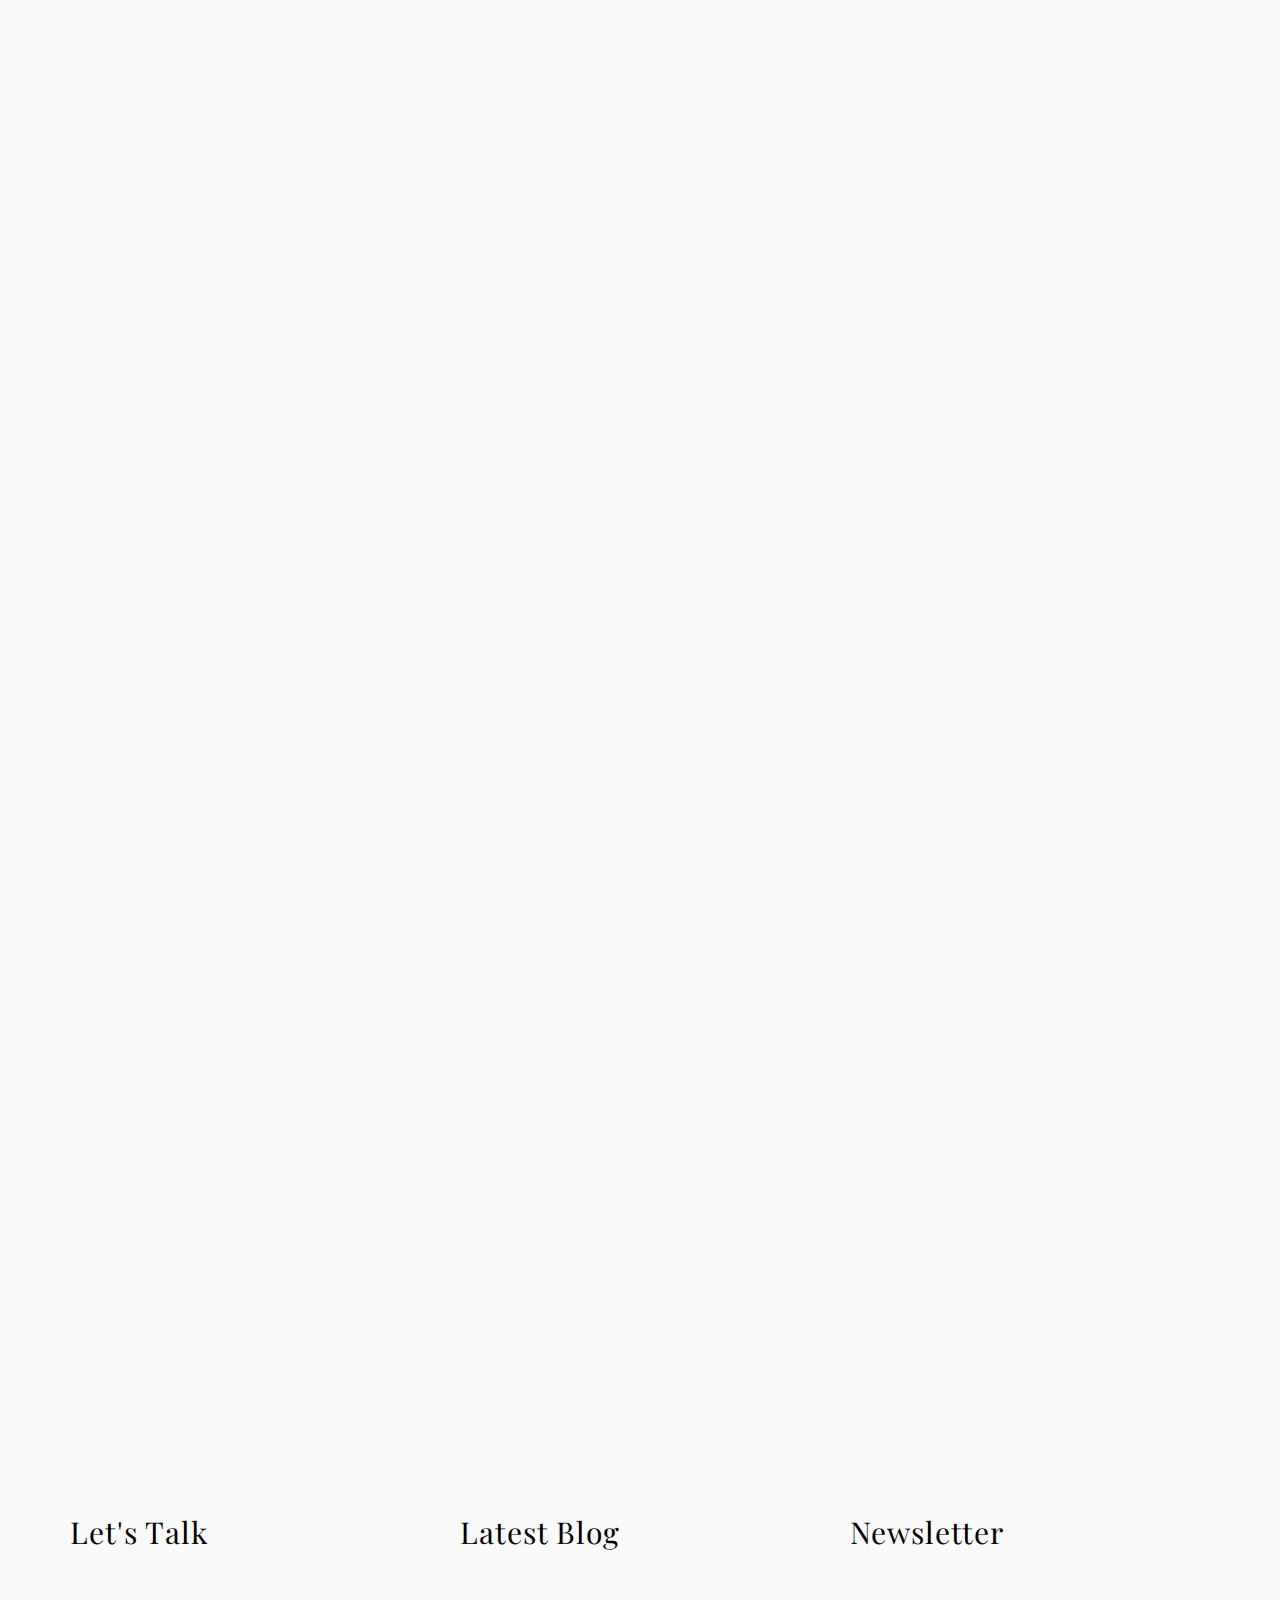
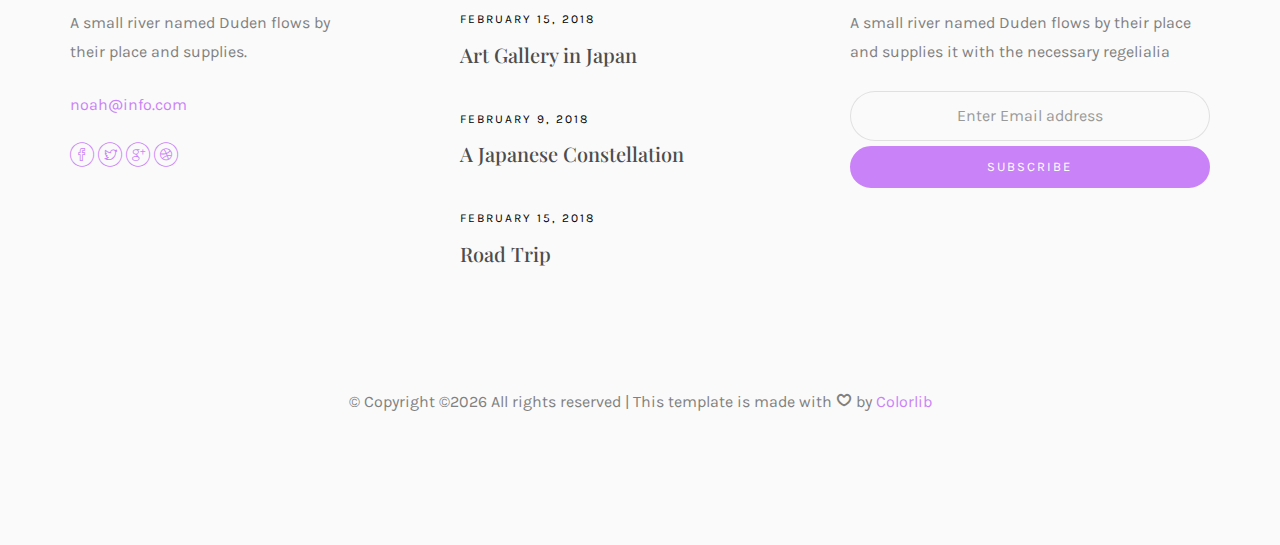
<file: work.html>
<!DOCTYPE HTML>
<html>
	<head>
	<meta charset="utf-8">
	<meta http-equiv="X-UA-Compatible" content="IE=edge">
	<title>Noah Template</title>
	<meta name="viewport" content="width=device-width, initial-scale=1">
	<meta name="description" content="" />
	<meta name="keywords" content="" />
	<meta name="author" content="" />

  <!-- Facebook and Twitter integration -->
	<meta property="og:title" content=""/>
	<meta property="og:image" content=""/>
	<meta property="og:url" content=""/>
	<meta property="og:site_name" content=""/>
	<meta property="og:description" content=""/>
	<meta name="twitter:title" content="" />
	<meta name="twitter:image" content="" />
	<meta name="twitter:url" content="" />
	<meta name="twitter:card" content="" />

	<!-- Place favicon.ico and apple-touch-icon.png in the root directory -->
	<link rel="shortcut icon" href="favicon.ico">

	<link href="https://fonts.googleapis.com/css?family=Karla:400,700" rel="stylesheet">
	<link href="https://fonts.googleapis.com/css?family=Playfair+Display:400,400i,700" rel="stylesheet">
	
	<!-- Animate.css -->
	<link rel="stylesheet" href="css/animate.css">
	<!-- Icomoon Icon Fonts-->
	<link rel="stylesheet" href="css/icomoon.css">
	<!-- Bootstrap  -->
	<link rel="stylesheet" href="css/bootstrap.css">
	<!-- Owl Carousel -->
	<link rel="stylesheet" href="css/owl.carousel.min.css">
	<link rel="stylesheet" href="css/owl.theme.default.min.css">
	<!-- Magnific Popup -->
	<link rel="stylesheet" href="css/magnific-popup.css">

	<link rel="stylesheet" href="css/style.css">


	<!-- Modernizr JS -->
	<script src="js/modernizr-2.6.2.min.js"></script>
	<!-- FOR IE9 below -->
	<!--[if lt IE 9]>
	<script src="js/respond.min.js"></script>
	<![endif]-->

	</head>
	<body>

	<nav id="colorlib-main-nav" role="navigation">
		<a href="#" class="js-colorlib-nav-toggle colorlib-nav-toggle active"><i></i></a>
		<div class="js-fullheight colorlib-table">
			<div class="colorlib-table-cell js-fullheight">
				<div class="row">
					<div class="col-md-12">
						<div class="form-group">
							<input type="text" class="form-control" id="search" placeholder="Enter any key to search...">
							<button type="submit" class="btn btn-primary"><i class="icon-search3"></i></button>
						</div>
					</div>
				</div>
				<div class="row">
					<div class="col-md-12">
						<ul>
							<li><a href="index.html">Home</a></li>
							<li><a href="services.html">Services</a></li>
							<li class="active"><a href="work.html">Work</a></li>
							<li><a href="blog.html">Blog</a></li>
							<li><a href="about.html">About</a></li>
							<li><a href="contact.html">Contact</a></li>
						</ul>
					</div>
				</div>
				<div class="row">
					<div class="col-md-12">
						<h2 class="head-title">Works</h2>
						<a href="images/work-1.jpg" class="gallery image-popup-link text-center" style="background-image: url(images/work-1.jpg);">
							<span><i class="icon-search3"></i></span>
						</a>
						<a href="images/work-2.jpg" class="gallery image-popup-link text-center" style="background-image: url(images/work-2.jpg);">
							<span><i class="icon-search3"></i></span>
						</a>
						<a href="images/work-3.jpg" class="gallery image-popup-link text-center" style="background-image: url(images/work-3.jpg);">
							<span><i class="icon-search3"></i></span>
						</a>
						<a href="images/work-4.jpg" class="gallery image-popup-link text-center" style="background-image: url(images/work-4.jpg);">
							<span><i class="icon-search3"></i></span>
						</a>
					</div>
				</div>
			</div>
		</div>
	</nav>
	
	<div id="colorlib-page">
		<header>
			<div class="container">
				<div class="row">
					<div class="col-md-12">
						<div class="colorlib-navbar-brand">
							<a class="colorlib-logo" href="index.html"><span>No</span><span>ah</span></a>
						</div>
						<a href="#" class="js-colorlib-nav-toggle colorlib-nav-toggle"><i></i></a>
					</div>
				</div>
			</div>
		</header>
		<div id="colorlib-work">
			<div class="container">
				<div class="row text-center">
					<h2 class="bold">Works</h2>
				</div>
				<div class="row">
					<div class="col-md-12 col-md-offset-0 text-center animate-box intro-heading">
						<span>Portfolio</span>
						<h2>Done Projects</h2>
					</div>
				</div>
				<div class="row">
					<div class="col-md-12">
						<div class="rotate">
							<h2 class="heading">Portfolio</h2>
						</div>
					</div>
				</div>
				<div class="row">
					<div class="col-md-12">
						<div class="work-entry animate-box">
							<a href="work-single.html" class="work-img" style="background-image: url(images/work-1.jpg);">
								<div class="display-t">
									<div class="work-name">
										<h2>Pursuing Best</h2>
									</div>
								</div>
							</a>
							<div class="col-md-4 col-md-offset-4">
								<div class="desc">
									<p>Far far away, behind the word mountains, far from the countries Vokalia and Consonantia, there live the blind texts. Separated they live in Bookmarksgrove right at the coast of the Semantics, a large language ocean.</p>
									<p class="read"><a href="#">View details</a></p>
								</div>
							</div>
						</div>
					</div>
					<div class="col-md-12">
						<div class="work-entry animate-box">
							<a href="work-single.html" class="work-img" style="background-image: url(images/work-2.jpg);">
								<div class="display-t">
									<div class="work-name">
										<h2>Coordinates</h2>
									</div>
								</div>
							</a>
							<div class="col-md-4 col-md-offset-4">
								<div class="desc">
									<p>Far far away, behind the word mountains, far from the countries Vokalia and Consonantia, there live the blind texts. Separated they live in Bookmarksgrove right at the coast of the Semantics, a large language ocean.</p>
									<p class="read"><a href="#">View Details</a></p>
								</div>
							</div>
						</div>
					</div>
					<div class="col-md-12">
						<div class="work-entry animate-box">
							<a href="work-single.html" class="work-img" style="background-image: url(images/work-3.jpg);">
								<div class="display-t">
									<div class="work-name">
										<h2>Cristall</h2>
									</div>
								</div>
							</a>
							<div class="col-md-4 col-md-offset-4">
								<div class="desc">
									<p>Far far away, behind the word mountains, far from the countries Vokalia and Consonantia, there live the blind texts. Separated they live in Bookmarksgrove right at the coast of the Semantics, a large language ocean.</p>
									<p class="read"><a href="#">View details</a></p>
								</div>
							</div>
						</div>
					</div>
					<div class="col-md-12">
						<div class="work-entry animate-box">
							<a href="work-single.html" class="work-img" style="background-image: url(images/work-4.jpg);">
								<div class="display-t">
									<div class="work-name">
										<h2>Black</h2>
									</div>
								</div>
							</a>
							<div class="col-md-4 col-md-offset-4">
								<div class="desc">
									<p>Far far away, behind the word mountains, far from the countries Vokalia and Consonantia, there live the blind texts. Separated they live in Bookmarksgrove right at the coast of the Semantics, a large language ocean.</p>
									<p class="read"><a href="#">View details</a></p>
								</div>
							</div>
						</div>
					</div>
					<div class="col-md-12">
						<div class="work-entry animate-box">
							<a href="work-single.html" class="work-img" style="background-image: url(images/work-5.jpg);">
								<div class="display-t">
									<div class="work-name">
										<h2>Black</h2>
									</div>
								</div>
							</a>
							<div class="col-md-4 col-md-offset-4">
								<div class="desc">
									<p>Far far away, behind the word mountains, far from the countries Vokalia and Consonantia, there live the blind texts. Separated they live in Bookmarksgrove right at the coast of the Semantics, a large language ocean.</p>
									<p class="read"><a href="#">View details</a></p>
								</div>
							</div>
						</div>
					</div>
					<div class="col-md-12">
						<div class="work-entry animate-box">
							<a href="work-single.html" class="work-img" style="background-image: url(images/work-6.jpg);">
								<div class="display-t">
									<div class="work-name">
										<h2>Black</h2>
									</div>
								</div>
							</a>
							<div class="col-md-4 col-md-offset-4">
								<div class="desc">
									<p>Far far away, behind the word mountains, far from the countries Vokalia and Consonantia, there live the blind texts. Separated they live in Bookmarksgrove right at the coast of the Semantics, a large language ocean.</p>
									<p class="read"><a href="#">View details</a></p>
								</div>
							</div>
						</div>
					</div>
					<div class="col-md-12">
						<div class="work-entry animate-box">
							<a href="work-single.html" class="work-img" style="background-image: url(images/work-7.jpg);">
								<div class="display-t">
									<div class="work-name">
										<h2>Indice</h2>
									</div>
								</div>
							</a>
							<div class="col-md-4 col-md-offset-4">
								<div class="desc">
									<p>Far far away, behind the word mountains, far from the countries Vokalia and Consonantia, there live the blind texts. Separated they live in Bookmarksgrove right at the coast of the Semantics, a large language ocean.</p>
									<p class="read"><a href="#">View details</a></p>
								</div>
							</div>
						</div>
					</div>
				</div>
			</div>
		</div>

		<footer>
			<div id="footer">
				<div class="container">
					<div class="row">
						<div class="col-md-4 col-pb-sm">
							<div class="row">
								<div class="col-md-10">
									<h2>Let's Talk</h2>
									<p>A small river named Duden flows by their place and supplies.</p>
									<p><a href="#">noah@info.com</a></p>
									<p class="colorlib-social-icons">
										<a href="#"><i class="icon-facebook4"></i></a>
										<a href="#"><i class="icon-twitter3"></i></a>
										<a href="#"><i class="icon-googleplus"></i></a>
										<a href="#"><i class="icon-dribbble2"></i></a>
									</p>
								</div>
							</div>
						</div>
						<div class="col-md-4 col-pb-sm">
							<h2>Latest Blog</h2>
							<div class="f-entry">
								<a href="#" class="featured-img" style="background-image: url(images/img-1.jpg);"></a>
								<div class="desc">
									<span>February 15, 2018</span>
									<h3><a href="#">Art Gallery in Japan</a></h3>
								</div>
							</div>
							<div class="f-entry">
								<a href="#" class="featured-img" style="background-image: url(images/img-2.jpg);"></a>
								<div class="desc">
									<span>February 9, 2018</span>
									<h3><a href="#">A Japanese Constellation</a></h3>
								</div>
							</div>
							<div class="f-entry">
								<a href="#" class="featured-img" style="background-image: url(images/img-3.jpg);"></a>
								<div class="desc">
									<span>February 15, 2018</span>
									<h3><a href="#">Road Trip</a></h3>
								</div>
							</div>
						</div>
						<div class="col-md-4 col-pb-sm">
							<h2>Newsletter</h2>
							<p>A small river named Duden flows by their place and supplies it with the necessary regelialia</p>
							<div class="subscribe text-center">
								<div class="form-group">
									<input type="text" class="form-control text-center" placeholder="Enter Email address">
									<input type="submit" value="Subscribe" class="btn btn-primary btn-custom">
								</div>
							</div>
						</div>
					</div>
					<div class="row">
						<div class="col-md-12 text-center">
							<p>
								&copy; <!-- Link back to Colorlib can't be removed. Template is licensed under CC BY 3.0. -->
Copyright &copy;<script>document.write(new Date().getFullYear());</script> All rights reserved | This template is made with <i class="icon-heart4" aria-hidden="true"></i> by <a href="https://colorlib.com" target="_blank">Colorlib</a>
<!-- Link back to Colorlib can't be removed. Template is licensed under CC BY 3.0. -->
							</p>
						</div>
					</div>
				</div>
			</div>
		</footer>
	
	</div>

	<!-- jQuery -->
	<script src="js/jquery.min.js"></script>
	<!-- jQuery Easing -->
	<script src="js/jquery.easing.1.3.js"></script>
	<!-- Bootstrap -->
	<script src="js/bootstrap.min.js"></script>
	<!-- Waypoints -->
	<script src="js/jquery.waypoints.min.js"></script>
	<!-- Owl Carousel -->
	<script src="js/owl.carousel.min.js"></script>
	<!-- Magnific Popup -->
	<script src="js/jquery.magnific-popup.min.js"></script>
	<script src="js/magnific-popup-options.js"></script>

	<!-- Main JS (Do not remove) -->
	<script src="js/main.js"></script>

	</body>
</html>
</file>
<file: css/icomoon.css>
@font-face {
  font-family: 'icomoon';
  src:  url('fonts/icomoon.eot?tmere9');
  src:  url('fonts/icomoon.eot?tmere9#iefix') format('embedded-opentype'),
    url('fonts/icomoon.ttf?tmere9') format('truetype'),
    url('fonts/icomoon.woff?tmere9') format('woff'),
    url('fonts/icomoon.svg?tmere9#icomoon') format('svg');
  font-weight: normal;
  font-style: normal;
}

[class^="icon-"], [class*=" icon-"] {
  /* use !important to prevent issues with browser extensions that change fonts */
  font-family: 'icomoon' !important;
  speak: none;
  font-style: normal;
  font-weight: normal;
  font-variant: normal;
  text-transform: none;
  line-height: 1;

  /* Better Font Rendering =========== */
  -webkit-font-smoothing: antialiased;
  -moz-osx-font-smoothing: grayscale;
}

.icon-activity:before {
  content: "\e900";
}
.icon-airplay:before {
  content: "\e901";
}
.icon-alert-circle:before {
  content: "\e902";
}
.icon-alert-octagon:before {
  content: "\e903";
}
.icon-alert-triangle:before {
  content: "\e904";
}
.icon-align-center:before {
  content: "\e905";
}
.icon-align-justify:before {
  content: "\e906";
}
.icon-align-left:before {
  content: "\e907";
}
.icon-align-right:before {
  content: "\e908";
}
.icon-anchor:before {
  content: "\e909";
}
.icon-aperture:before {
  content: "\e90a";
}
.icon-arrow-down3:before {
  content: "\e90b";
}
.icon-arrow-down-circle:before {
  content: "\e90c";
}
.icon-arrow-down-left3:before {
  content: "\e90d";
}
.icon-arrow-down-right3:before {
  content: "\e90e";
}
.icon-arrow-left3:before {
  content: "\e90f";
}
.icon-arrow-left-circle:before {
  content: "\e910";
}
.icon-arrow-right3:before {
  content: "\e911";
}
.icon-arrow-right-circle:before {
  content: "\e912";
}
.icon-arrow-up3:before {
  content: "\e913";
}
.icon-arrow-up-circle:before {
  content: "\e914";
}
.icon-arrow-up-left3:before {
  content: "\e915";
}
.icon-arrow-up-right3:before {
  content: "\e916";
}
.icon-at-sign:before {
  content: "\e917";
}
.icon-award:before {
  content: "\e918";
}
.icon-bar-chart:before {
  content: "\e919";
}
.icon-bar-chart-2:before {
  content: "\e91a";
}
.icon-battery:before {
  content: "\e91b";
}
.icon-battery-charging:before {
  content: "\e91c";
}
.icon-bell2:before {
  content: "\e91d";
}
.icon-bell-off:before {
  content: "\e91e";
}
.icon-bluetooth:before {
  content: "\e91f";
}
.icon-bold2:before {
  content: "\e920";
}
.icon-book2:before {
  content: "\e921";
}
.icon-book-open:before {
  content: "\e922";
}
.icon-bookmark2:before {
  content: "\e923";
}
.icon-box:before {
  content: "\e924";
}
.icon-briefcase2:before {
  content: "\e925";
}
.icon-calendar2:before {
  content: "\e926";
}
.icon-camera2:before {
  content: "\e927";
}
.icon-camera-off:before {
  content: "\e928";
}
.icon-cast:before {
  content: "\e929";
}
.icon-check:before {
  content: "\e92a";
}
.icon-check-circle:before {
  content: "\e92b";
}
.icon-check-square:before {
  content: "\e92c";
}
.icon-chevron-down:before {
  content: "\e92d";
}
.icon-chevron-left:before {
  content: "\e92e";
}
.icon-chevron-right:before {
  content: "\e92f";
}
.icon-chevron-up:before {
  content: "\e930";
}
.icon-chevrons-down:before {
  content: "\e931";
}
.icon-chevrons-left:before {
  content: "\e932";
}
.icon-chevrons-right:before {
  content: "\e933";
}
.icon-chevrons-up:before {
  content: "\e934";
}
.icon-chrome2:before {
  content: "\e935";
}
.icon-circle:before {
  content: "\e936";
}
.icon-clipboard2:before {
  content: "\e937";
}
.icon-clock3:before {
  content: "\e938";
}
.icon-cloud2:before {
  content: "\e939";
}
.icon-cloud-drizzle:before {
  content: "\e93a";
}
.icon-cloud-lightning:before {
  content: "\e93b";
}
.icon-cloud-off:before {
  content: "\e93c";
}
.icon-cloud-rain:before {
  content: "\e93d";
}
.icon-cloud-snow:before {
  content: "\e93e";
}
.icon-code:before {
  content: "\e93f";
}
.icon-codepen2:before {
  content: "\e940";
}
.icon-command2:before {
  content: "\e941";
}
.icon-compass3:before {
  content: "\e942";
}
.icon-copy2:before {
  content: "\e943";
}
.icon-corner-down-left:before {
  content: "\e944";
}
.icon-corner-down-right:before {
  content: "\e945";
}
.icon-corner-left-down:before {
  content: "\e946";
}
.icon-corner-left-up:before {
  content: "\e947";
}
.icon-corner-right-down:before {
  content: "\e948";
}
.icon-corner-right-up:before {
  content: "\e949";
}
.icon-corner-up-left:before {
  content: "\e94a";
}
.icon-corner-up-right:before {
  content: "\e94b";
}
.icon-cpu:before {
  content: "\e94c";
}
.icon-credit-card2:before {
  content: "\e94d";
}
.icon-crop2:before {
  content: "\e94e";
}
.icon-crosshair:before {
  content: "\e94f";
}
.icon-database2:before {
  content: "\e950";
}
.icon-delete:before {
  content: "\e951";
}
.icon-disc:before {
  content: "\e952";
}
.icon-dollar-sign:before {
  content: "\e953";
}
.icon-download4:before {
  content: "\e954";
}
.icon-download-cloud:before {
  content: "\e955";
}
.icon-droplet2:before {
  content: "\e956";
}
.icon-edit:before {
  content: "\e957";
}
.icon-edit-2:before {
  content: "\e958";
}
.icon-edit-3:before {
  content: "\e959";
}
.icon-external-link:before {
  content: "\e95a";
}
.icon-eye2:before {
  content: "\e95b";
}
.icon-eye-off:before {
  content: "\e95c";
}
.icon-facebook3:before {
  content: "\e95d";
}
.icon-fast-forward:before {
  content: "\e95e";
}
.icon-feather:before {
  content: "\e95f";
}
.icon-file:before {
  content: "\e960";
}
.icon-file-minus:before {
  content: "\e961";
}
.icon-file-plus:before {
  content: "\e962";
}
.icon-file-text3:before {
  content: "\e963";
}
.icon-film2:before {
  content: "\e964";
}
.icon-filter2:before {
  content: "\e965";
}
.icon-flag2:before {
  content: "\e966";
}
.icon-folder2:before {
  content: "\e967";
}
.icon-folder-minus2:before {
  content: "\e968";
}
.icon-folder-plus2:before {
  content: "\e969";
}
.icon-git-branch:before {
  content: "\e96a";
}
.icon-git-commit:before {
  content: "\e96b";
}
.icon-git-merge:before {
  content: "\e96c";
}
.icon-git-pull-request:before {
  content: "\e96d";
}
.icon-github2:before {
  content: "\e96e";
}
.icon-gitlab:before {
  content: "\e96f";
}
.icon-globe:before {
  content: "\e970";
}
.icon-grid:before {
  content: "\e971";
}
.icon-hard-drive:before {
  content: "\e972";
}
.icon-hash:before {
  content: "\e973";
}
.icon-headphones2:before {
  content: "\e974";
}
.icon-heart2:before {
  content: "\e975";
}
.icon-help-circle:before {
  content: "\e976";
}
.icon-home4:before {
  content: "\e977";
}
.icon-image2:before {
  content: "\e978";
}
.icon-inbox:before {
  content: "\e979";
}
.icon-info2:before {
  content: "\e97a";
}
.icon-instagram2:before {
  content: "\e97b";
}
.icon-italic2:before {
  content: "\e97c";
}
.icon-layers:before {
  content: "\e97d";
}
.icon-layout:before {
  content: "\e97e";
}
.icon-life-buoy:before {
  content: "\e97f";
}
.icon-link2:before {
  content: "\e980";
}
.icon-link-2:before {
  content: "\e981";
}
.icon-linkedin3:before {
  content: "\e982";
}
.icon-list3:before {
  content: "\e983";
}
.icon-loader:before {
  content: "\e984";
}
.icon-lock2:before {
  content: "\e985";
}
.icon-log-in:before {
  content: "\e986";
}
.icon-log-out:before {
  content: "\e987";
}
.icon-mail5:before {
  content: "\e988";
}
.icon-map3:before {
  content: "\e989";
}
.icon-map-pin:before {
  content: "\e98a";
}
.icon-maximize:before {
  content: "\e98b";
}
.icon-maximize-2:before {
  content: "\e98c";
}
.icon-menu5:before {
  content: "\e98d";
}
.icon-message-circle:before {
  content: "\e98e";
}
.icon-message-square:before {
  content: "\e98f";
}
.icon-mic2:before {
  content: "\e990";
}
.icon-mic-off:before {
  content: "\e991";
}
.icon-minimize:before {
  content: "\e992";
}
.icon-minimize-2:before {
  content: "\e993";
}
.icon-minus2:before {
  content: "\e994";
}
.icon-minus-circle:before {
  content: "\e995";
}
.icon-minus-square:before {
  content: "\e996";
}
.icon-monitor:before {
  content: "\e997";
}
.icon-moon:before {
  content: "\e998";
}
.icon-more-horizontal:before {
  content: "\e999";
}
.icon-more-vertical:before {
  content: "\e99a";
}
.icon-move:before {
  content: "\e99b";
}
.icon-music2:before {
  content: "\e99c";
}
.icon-navigation:before {
  content: "\e99d";
}
.icon-navigation-2:before {
  content: "\e99e";
}
.icon-octagon:before {
  content: "\e99f";
}
.icon-package:before {
  content: "\e9a0";
}
.icon-paperclip:before {
  content: "\e9a1";
}
.icon-pause3:before {
  content: "\e9a2";
}
.icon-pause-circle:before {
  content: "\e9a3";
}
.icon-percent:before {
  content: "\e9a4";
}
.icon-phone2:before {
  content: "\e9a5";
}
.icon-phone-call:before {
  content: "\e9a6";
}
.icon-phone-forwarded:before {
  content: "\e9a7";
}
.icon-phone-incoming:before {
  content: "\e9a8";
}
.icon-phone-missed:before {
  content: "\e9a9";
}
.icon-phone-off:before {
  content: "\e9aa";
}
.icon-phone-outgoing:before {
  content: "\e9ab";
}
.icon-pie-chart2:before {
  content: "\e9ac";
}
.icon-play4:before {
  content: "\e9ad";
}
.icon-play-circle:before {
  content: "\e9ae";
}
.icon-plus2:before {
  content: "\e9af";
}
.icon-plus-circle:before {
  content: "\e9b0";
}
.icon-plus-square:before {
  content: "\e9b1";
}
.icon-pocket:before {
  content: "\e9b2";
}
.icon-power2:before {
  content: "\e9b3";
}
.icon-printer2:before {
  content: "\e9b4";
}
.icon-radio:before {
  content: "\e9b5";
}
.icon-refresh-ccw:before {
  content: "\e9b6";
}
.icon-refresh-cw:before {
  content: "\e9b7";
}
.icon-repeat:before {
  content: "\e9b8";
}
.icon-rewind:before {
  content: "\e9b9";
}
.icon-rotate-ccw:before {
  content: "\e9ba";
}
.icon-rotate-cw:before {
  content: "\e9bb";
}
.icon-rss3:before {
  content: "\e9bc";
}
.icon-save:before {
  content: "\e9bd";
}
.icon-scissors2:before {
  content: "\e9be";
}
.icon-search2:before {
  content: "\e9bf";
}
.icon-send:before {
  content: "\e9c0";
}
.icon-server:before {
  content: "\e9c1";
}
.icon-settings:before {
  content: "\e9c2";
}
.icon-share3:before {
  content: "\e9c3";
}
.icon-share-2:before {
  content: "\e9c4";
}
.icon-shield2:before {
  content: "\e9c5";
}
.icon-shield-off:before {
  content: "\e9c6";
}
.icon-shopping-bag:before {
  content: "\e9c7";
}
.icon-shopping-cart:before {
  content: "\e9c8";
}
.icon-shuffle2:before {
  content: "\e9c9";
}
.icon-sidebar:before {
  content: "\e9ca";
}
.icon-skip-back:before {
  content: "\e9cb";
}
.icon-skip-forward:before {
  content: "\e9cc";
}
.icon-slack:before {
  content: "\e9cd";
}
.icon-slash:before {
  content: "\e9ce";
}
.icon-sliders:before {
  content: "\e9cf";
}
.icon-smartphone:before {
  content: "\e9d0";
}
.icon-speaker:before {
  content: "\e9d1";
}
.icon-square:before {
  content: "\e9d2";
}
.icon-star:before {
  content: "\e9d3";
}
.icon-stop-circle:before {
  content: "\e9d4";
}
.icon-sun2:before {
  content: "\e9d5";
}
.icon-sunrise:before {
  content: "\e9d6";
}
.icon-sunset:before {
  content: "\e9d7";
}
.icon-tablet2:before {
  content: "\e9d8";
}
.icon-tag:before {
  content: "\e9d9";
}
.icon-target2:before {
  content: "\e9da";
}
.icon-terminal2:before {
  content: "\e9db";
}
.icon-thermometer:before {
  content: "\e9dc";
}
.icon-thumbs-down:before {
  content: "\e9dd";
}
.icon-thumbs-up:before {
  content: "\e9de";
}
.icon-toggle-left:before {
  content: "\e9df";
}
.icon-toggle-right:before {
  content: "\e9e0";
}
.icon-trash:before {
  content: "\e9e1";
}
.icon-trash-2:before {
  content: "\e9e2";
}
.icon-trending-down:before {
  content: "\e9e3";
}
.icon-trending-up:before {
  content: "\e9e4";
}
.icon-triangle:before {
  content: "\e9e5";
}
.icon-truck2:before {
  content: "\e9e6";
}
.icon-tv2:before {
  content: "\e9e7";
}
.icon-twitter2:before {
  content: "\e9e8";
}
.icon-type:before {
  content: "\e9e9";
}
.icon-umbrella:before {
  content: "\e9ea";
}
.icon-underline2:before {
  content: "\e9eb";
}
.icon-unlock:before {
  content: "\e9ec";
}
.icon-upload4:before {
  content: "\e9ed";
}
.icon-upload-cloud:before {
  content: "\e9ee";
}
.icon-user2:before {
  content: "\e9ef";
}
.icon-user-check2:before {
  content: "\e9f0";
}
.icon-user-minus2:before {
  content: "\e9f1";
}
.icon-user-plus2:before {
  content: "\e9f2";
}
.icon-user-x:before {
  content: "\e9f3";
}
.icon-users2:before {
  content: "\e9f4";
}
.icon-video:before {
  content: "\e9f5";
}
.icon-video-off:before {
  content: "\e9f6";
}
.icon-voicemail:before {
  content: "\e9f7";
}
.icon-volume:before {
  content: "\e9f8";
}
.icon-volume-1:before {
  content: "\e9f9";
}
.icon-volume-2:before {
  content: "\e9fa";
}
.icon-volume-x:before {
  content: "\e9fb";
}
.icon-watch:before {
  content: "\e9fc";
}
.icon-wifi:before {
  content: "\e9fd";
}
.icon-wifi-off:before {
  content: "\e9fe";
}
.icon-wind:before {
  content: "\e9ff";
}
.icon-x:before {
  content: "\ea00";
}
.icon-x-circle:before {
  content: "\ea01";
}
.icon-x-square:before {
  content: "\ea02";
}
.icon-zap:before {
  content: "\ea03";
}
.icon-zap-off:before {
  content: "\ea04";
}
.icon-zoom-in2:before {
  content: "\ea05";
}
.icon-zoom-out2:before {
  content: "\ea06";
}
.icon-times:before {
  content: "\ea07";
}
.icon-tick:before {
  content: "\ea08";
}
.icon-plus3:before {
  content: "\ea09";
}
.icon-minus3:before {
  content: "\ea0a";
}
.icon-equals:before {
  content: "\ea0b";
}
.icon-divide:before {
  content: "\ea0c";
}
.icon-chevron-right2:before {
  content: "\ea0d";
}
.icon-chevron-left2:before {
  content: "\ea0e";
}
.icon-arrow-right-thick:before {
  content: "\ea0f";
}
.icon-arrow-left-thick:before {
  content: "\ea10";
}
.icon-th-small:before {
  content: "\ea11";
}
.icon-th-menu:before {
  content: "\ea12";
}
.icon-th-list:before {
  content: "\ea13";
}
.icon-th-large:before {
  content: "\ea14";
}
.icon-home5:before {
  content: "\ea15";
}
.icon-arrow-forward:before {
  content: "\ea16";
}
.icon-arrow-back:before {
  content: "\ea17";
}
.icon-rss4:before {
  content: "\ea18";
}
.icon-location3:before {
  content: "\ea19";
}
.icon-link3:before {
  content: "\ea1a";
}
.icon-image3:before {
  content: "\ea1b";
}
.icon-arrow-up-thick:before {
  content: "\ea1c";
}
.icon-arrow-down-thick:before {
  content: "\ea1d";
}
.icon-starburst:before {
  content: "\ea1e";
}
.icon-starburst-outline:before {
  content: "\ea1f";
}
.icon-star2:before {
  content: "\ea20";
}
.icon-flow-children:before {
  content: "\ea21";
}
.icon-export:before {
  content: "\ea22";
}
.icon-delete2:before {
  content: "\ea23";
}
.icon-delete-outline:before {
  content: "\ea24";
}
.icon-cloud-storage:before {
  content: "\ea25";
}
.icon-wi-fi:before {
  content: "\ea26";
}
.icon-heart3:before {
  content: "\ea27";
}
.icon-flash:before {
  content: "\ea28";
}
.icon-cancel:before {
  content: "\ea29";
}
.icon-backspace:before {
  content: "\ea2a";
}
.icon-attachment2:before {
  content: "\ea2b";
}
.icon-arrow-move:before {
  content: "\ea2c";
}
.icon-warning2:before {
  content: "\ea2d";
}
.icon-user3:before {
  content: "\ea2e";
}
.icon-radar:before {
  content: "\ea2f";
}
.icon-lock-open:before {
  content: "\ea30";
}
.icon-lock-closed:before {
  content: "\ea31";
}
.icon-location-arrow:before {
  content: "\ea32";
}
.icon-info3:before {
  content: "\ea33";
}
.icon-user-delete:before {
  content: "\ea34";
}
.icon-user-add:before {
  content: "\ea35";
}
.icon-media-pause:before {
  content: "\ea36";
}
.icon-group:before {
  content: "\ea37";
}
.icon-chart-pie:before {
  content: "\ea38";
}
.icon-chart-line:before {
  content: "\ea39";
}
.icon-chart-bar:before {
  content: "\ea3a";
}
.icon-chart-area:before {
  content: "\ea3b";
}
.icon-video2:before {
  content: "\ea3c";
}
.icon-point-of-interest:before {
  content: "\ea3d";
}
.icon-infinity:before {
  content: "\ea3e";
}
.icon-globe2:before {
  content: "\ea3f";
}
.icon-eye3:before {
  content: "\ea40";
}
.icon-cog2:before {
  content: "\ea41";
}
.icon-camera3:before {
  content: "\ea42";
}
.icon-upload5:before {
  content: "\ea43";
}
.icon-scissors3:before {
  content: "\ea44";
}
.icon-refresh:before {
  content: "\ea45";
}
.icon-pin:before {
  content: "\ea46";
}
.icon-key3:before {
  content: "\ea47";
}
.icon-info-large:before {
  content: "\ea48";
}
.icon-eject2:before {
  content: "\ea49";
}
.icon-download5:before {
  content: "\ea4a";
}
.icon-zoom:before {
  content: "\ea4b";
}
.icon-zoom-out3:before {
  content: "\ea4c";
}
.icon-zoom-in3:before {
  content: "\ea4d";
}
.icon-sort-numerically:before {
  content: "\ea4e";
}
.icon-sort-alphabetically:before {
  content: "\ea4f";
}
.icon-input-checked:before {
  content: "\ea50";
}
.icon-calender:before {
  content: "\ea51";
}
.icon-world:before {
  content: "\ea52";
}
.icon-notes:before {
  content: "\ea53";
}
.icon-code2:before {
  content: "\ea54";
}
.icon-arrow-sync:before {
  content: "\ea55";
}
.icon-arrow-shuffle:before {
  content: "\ea56";
}
.icon-arrow-repeat:before {
  content: "\ea57";
}
.icon-arrow-minimise:before {
  content: "\ea58";
}
.icon-arrow-maximise:before {
  content: "\ea59";
}
.icon-arrow-loop:before {
  content: "\ea5a";
}
.icon-anchor2:before {
  content: "\ea5b";
}
.icon-spanner:before {
  content: "\ea5c";
}
.icon-puzzle:before {
  content: "\ea5d";
}
.icon-power3:before {
  content: "\ea5e";
}
.icon-plane:before {
  content: "\ea5f";
}
.icon-pi:before {
  content: "\ea60";
}
.icon-phone3:before {
  content: "\ea61";
}
.icon-microphone:before {
  content: "\ea62";
}
.icon-media-rewind:before {
  content: "\ea63";
}
.icon-flag3:before {
  content: "\ea64";
}
.icon-adjust-brightness:before {
  content: "\ea65";
}
.icon-waves:before {
  content: "\ea66";
}
.icon-social-twitter:before {
  content: "\ea67";
}
.icon-social-facebook:before {
  content: "\ea68";
}
.icon-social-dribbble:before {
  content: "\ea69";
}
.icon-media-stop:before {
  content: "\ea6a";
}
.icon-media-record:before {
  content: "\ea6b";
}
.icon-media-play:before {
  content: "\ea6c";
}
.icon-media-fast-forward:before {
  content: "\ea6d";
}
.icon-media-eject:before {
  content: "\ea6e";
}
.icon-social-vimeo:before {
  content: "\ea6f";
}
.icon-social-tumbler:before {
  content: "\ea70";
}
.icon-social-skype:before {
  content: "\ea71";
}
.icon-social-pinterest:before {
  content: "\ea72";
}
.icon-social-linkedin:before {
  content: "\ea73";
}
.icon-social-last-fm:before {
  content: "\ea74";
}
.icon-social-github:before {
  content: "\ea75";
}
.icon-social-flickr:before {
  content: "\ea76";
}
.icon-at:before {
  content: "\ea77";
}
.icon-times-outline:before {
  content: "\ea78";
}
.icon-plus-outline:before {
  content: "\ea79";
}
.icon-minus-outline:before {
  content: "\ea7a";
}
.icon-tick-outline:before {
  content: "\ea7b";
}
.icon-th-large-outline:before {
  content: "\ea7c";
}
.icon-equals-outline:before {
  content: "\ea7d";
}
.icon-divide-outline:before {
  content: "\ea7e";
}
.icon-chevron-right-outline:before {
  content: "\ea7f";
}
.icon-chevron-left-outline:before {
  content: "\ea80";
}
.icon-arrow-right-outline:before {
  content: "\ea81";
}
.icon-arrow-left-outline:before {
  content: "\ea82";
}
.icon-th-small-outline:before {
  content: "\ea83";
}
.icon-th-menu-outline:before {
  content: "\ea84";
}
.icon-th-list-outline:before {
  content: "\ea85";
}
.icon-news:before {
  content: "\ea86";
}
.icon-home-outline:before {
  content: "\ea87";
}
.icon-arrow-up-outline:before {
  content: "\ea88";
}
.icon-arrow-forward-outline:before {
  content: "\ea89";
}
.icon-arrow-down-outline:before {
  content: "\ea8a";
}
.icon-arrow-back-outline:before {
  content: "\ea8b";
}
.icon-trash2:before {
  content: "\ea8c";
}
.icon-rss-outline:before {
  content: "\ea8d";
}
.icon-message:before {
  content: "\ea8e";
}
.icon-location-outline:before {
  content: "\ea8f";
}
.icon-link-outline:before {
  content: "\ea90";
}
.icon-image-outline:before {
  content: "\ea91";
}
.icon-export-outline:before {
  content: "\ea92";
}
.icon-cross2:before {
  content: "\ea93";
}
.icon-wi-fi-outline:before {
  content: "\ea94";
}
.icon-star-outline:before {
  content: "\ea95";
}
.icon-media-pause-outline:before {
  content: "\ea96";
}
.icon-mail6:before {
  content: "\ea97";
}
.icon-heart-outline:before {
  content: "\ea98";
}
.icon-flash-outline:before {
  content: "\ea99";
}
.icon-cancel-outline:before {
  content: "\ea9a";
}
.icon-beaker:before {
  content: "\ea9b";
}
.icon-arrow-move-outline:before {
  content: "\ea9c";
}
.icon-watch2:before {
  content: "\ea9d";
}
.icon-warning-outline:before {
  content: "\ea9e";
}
.icon-time:before {
  content: "\ea9f";
}
.icon-radar-outline:before {
  content: "\eaa0";
}
.icon-lock-open-outline:before {
  content: "\eaa1";
}
.icon-location-arrow-outline:before {
  content: "\eaa2";
}
.icon-info-outline:before {
  content: "\eaa3";
}
.icon-backspace-outline:before {
  content: "\eaa4";
}
.icon-attachment-outline:before {
  content: "\eaa5";
}
.icon-user-outline:before {
  content: "\eaa6";
}
.icon-user-delete-outline:before {
  content: "\eaa7";
}
.icon-user-add-outline:before {
  content: "\eaa8";
}
.icon-lock-closed-outline:before {
  content: "\eaa9";
}
.icon-group-outline:before {
  content: "\eaaa";
}
.icon-chart-pie-outline:before {
  content: "\eaab";
}
.icon-chart-line-outline:before {
  content: "\eaac";
}
.icon-chart-bar-outline:before {
  content: "\eaad";
}
.icon-chart-area-outline:before {
  content: "\eaae";
}
.icon-video-outline:before {
  content: "\eaaf";
}
.icon-point-of-interest-outline:before {
  content: "\eab0";
}
.icon-map4:before {
  content: "\eab1";
}
.icon-key-outline:before {
  content: "\eab2";
}
.icon-infinity-outline:before {
  content: "\eab3";
}
.icon-globe-outline:before {
  content: "\eab4";
}
.icon-eye-outline:before {
  content: "\eab5";
}
.icon-cog-outline:before {
  content: "\eab6";
}
.icon-camera-outline:before {
  content: "\eab7";
}
.icon-upload-outline:before {
  content: "\eab8";
}
.icon-support:before {
  content: "\eab9";
}
.icon-scissors-outline:before {
  content: "\eaba";
}
.icon-refresh-outline:before {
  content: "\eabb";
}
.icon-info-large-outline:before {
  content: "\eabc";
}
.icon-eject-outline:before {
  content: "\eabd";
}
.icon-download-outline:before {
  content: "\eabe";
}
.icon-battery-mid:before {
  content: "\eabf";
}
.icon-battery-low:before {
  content: "\eac0";
}
.icon-battery-high:before {
  content: "\eac1";
}
.icon-zoom-outline:before {
  content: "\eac2";
}
.icon-zoom-out-outline:before {
  content: "\eac3";
}
.icon-zoom-in-outline:before {
  content: "\eac4";
}
.icon-tag2:before {
  content: "\eac5";
}
.icon-tabs-outline:before {
  content: "\eac6";
}
.icon-pin-outline:before {
  content: "\eac7";
}
.icon-message-typing:before {
  content: "\eac8";
}
.icon-directions:before {
  content: "\eac9";
}
.icon-battery-full:before {
  content: "\eaca";
}
.icon-battery-charge:before {
  content: "\eacb";
}
.icon-pipette:before {
  content: "\eacc";
}
.icon-pencil3:before {
  content: "\eacd";
}
.icon-folder3:before {
  content: "\eace";
}
.icon-folder-delete:before {
  content: "\eacf";
}
.icon-folder-add:before {
  content: "\ead0";
}
.icon-edit2:before {
  content: "\ead1";
}
.icon-document:before {
  content: "\ead2";
}
.icon-document-delete:before {
  content: "\ead3";
}
.icon-document-add:before {
  content: "\ead4";
}
.icon-brush:before {
  content: "\ead5";
}
.icon-thumbs-up2:before {
  content: "\ead6";
}
.icon-thumbs-down2:before {
  content: "\ead7";
}
.icon-pen2:before {
  content: "\ead8";
}
.icon-sort-numerically-outline:before {
  content: "\ead9";
}
.icon-sort-alphabetically-outline:before {
  content: "\eada";
}
.icon-social-last-fm-circular:before {
  content: "\eadb";
}
.icon-social-github-circular:before {
  content: "\eadc";
}
.icon-compass4:before {
  content: "\eadd";
}
.icon-bookmark3:before {
  content: "\eade";
}
.icon-input-checked-outline:before {
  content: "\eadf";
}
.icon-code-outline:before {
  content: "\eae0";
}
.icon-calender-outline:before {
  content: "\eae1";
}
.icon-business-card:before {
  content: "\eae2";
}
.icon-arrow-up4:before {
  content: "\eae3";
}
.icon-arrow-sync-outline:before {
  content: "\eae4";
}
.icon-arrow-right4:before {
  content: "\eae5";
}
.icon-arrow-repeat-outline:before {
  content: "\eae6";
}
.icon-arrow-loop-outline:before {
  content: "\eae7";
}
.icon-arrow-left4:before {
  content: "\eae8";
}
.icon-flow-switch:before {
  content: "\eae9";
}
.icon-flow-parallel:before {
  content: "\eaea";
}
.icon-flow-merge:before {
  content: "\eaeb";
}
.icon-document-text:before {
  content: "\eaec";
}
.icon-clipboard3:before {
  content: "\eaed";
}
.icon-calculator2:before {
  content: "\eaee";
}
.icon-arrow-minimise-outline:before {
  content: "\eaef";
}
.icon-arrow-maximise-outline:before {
  content: "\eaf0";
}
.icon-arrow-down4:before {
  content: "\eaf1";
}
.icon-gift2:before {
  content: "\eaf2";
}
.icon-film3:before {
  content: "\eaf3";
}
.icon-database3:before {
  content: "\eaf4";
}
.icon-bell3:before {
  content: "\eaf5";
}
.icon-anchor-outline:before {
  content: "\eaf6";
}
.icon-adjust-contrast:before {
  content: "\eaf7";
}
.icon-world-outline:before {
  content: "\eaf8";
}
.icon-shopping-bag2:before {
  content: "\eaf9";
}
.icon-power-outline:before {
  content: "\eafa";
}
.icon-notes-outline:before {
  content: "\eafb";
}
.icon-device-tablet:before {
  content: "\eafc";
}
.icon-device-phone:before {
  content: "\eafd";
}
.icon-device-laptop:before {
  content: "\eafe";
}
.icon-device-desktop:before {
  content: "\eaff";
}
.icon-briefcase3:before {
  content: "\eb00";
}
.icon-stopwatch2:before {
  content: "\eb01";
}
.icon-spanner-outline:before {
  content: "\eb02";
}
.icon-puzzle-outline:before {
  content: "\eb03";
}
.icon-printer3:before {
  content: "\eb04";
}
.icon-pi-outline:before {
  content: "\eb05";
}
.icon-lightbulb:before {
  content: "\eb06";
}
.icon-flag-outline:before {
  content: "\eb07";
}
.icon-contacts:before {
  content: "\eb08";
}
.icon-archive:before {
  content: "\eb09";
}
.icon-weather-stormy:before {
  content: "\eb0a";
}
.icon-weather-shower:before {
  content: "\eb0b";
}
.icon-weather-partly-sunny:before {
  content: "\eb0c";
}
.icon-weather-downpour:before {
  content: "\eb0d";
}
.icon-weather-cloudy:before {
  content: "\eb0e";
}
.icon-plane-outline:before {
  content: "\eb0f";
}
.icon-phone-outline:before {
  content: "\eb10";
}
.icon-microphone-outline:before {
  content: "\eb11";
}
.icon-weather-windy:before {
  content: "\eb12";
}
.icon-weather-windy-cloudy:before {
  content: "\eb13";
}
.icon-weather-sunny:before {
  content: "\eb14";
}
.icon-weather-snow:before {
  content: "\eb15";
}
.icon-weather-night:before {
  content: "\eb16";
}
.icon-media-stop-outline:before {
  content: "\eb17";
}
.icon-media-rewind-outline:before {
  content: "\eb18";
}
.icon-media-record-outline:before {
  content: "\eb19";
}
.icon-media-play-outline:before {
  content: "\eb1a";
}
.icon-media-fast-forward-outline:before {
  content: "\eb1b";
}
.icon-media-eject-outline:before {
  content: "\eb1c";
}
.icon-wine:before {
  content: "\eb1d";
}
.icon-waves-outline:before {
  content: "\eb1e";
}
.icon-ticket2:before {
  content: "\eb1f";
}
.icon-tags:before {
  content: "\eb20";
}
.icon-plug:before {
  content: "\eb21";
}
.icon-headphones3:before {
  content: "\eb22";
}
.icon-credit-card3:before {
  content: "\eb23";
}
.icon-coffee:before {
  content: "\eb24";
}
.icon-book3:before {
  content: "\eb25";
}
.icon-beer:before {
  content: "\eb26";
}
.icon-volume2:before {
  content: "\eb27";
}
.icon-volume-up:before {
  content: "\eb28";
}
.icon-volume-mute3:before {
  content: "\eb29";
}
.icon-volume-down:before {
  content: "\eb2a";
}
.icon-social-vimeo-circular:before {
  content: "\eb2b";
}
.icon-social-twitter-circular:before {
  content: "\eb2c";
}
.icon-social-pinterest-circular:before {
  content: "\eb2d";
}
.icon-social-linkedin-circular:before {
  content: "\eb2e";
}
.icon-social-facebook-circular:before {
  content: "\eb2f";
}
.icon-social-dribbble-circular:before {
  content: "\eb30";
}
.icon-tree2:before {
  content: "\eb31";
}
.icon-thermometer2:before {
  content: "\eb32";
}
.icon-social-tumbler-circular:before {
  content: "\eb33";
}
.icon-social-skype-outline:before {
  content: "\eb34";
}
.icon-social-flickr-circular:before {
  content: "\eb35";
}
.icon-social-at-circular:before {
  content: "\eb36";
}
.icon-shopping-cart2:before {
  content: "\eb37";
}
.icon-messages:before {
  content: "\eb38";
}
.icon-leaf2:before {
  content: "\eb39";
}
.icon-feather2:before {
  content: "\eb3a";
}
.icon-box2:before {
  content: "\eb3b";
}
.icon-write:before {
  content: "\eb3c";
}
.icon-clock4:before {
  content: "\eb3d";
}
.icon-reply2:before {
  content: "\eb3e";
}
.icon-reply-all:before {
  content: "\eb3f";
}
.icon-forward4:before {
  content: "\eb40";
}
.icon-flag4:before {
  content: "\eb41";
}
.icon-search3:before {
  content: "\eb42";
}
.icon-trash3:before {
  content: "\eb43";
}
.icon-envelope:before {
  content: "\eb44";
}
.icon-bubble3:before {
  content: "\eb45";
}
.icon-bubbles5:before {
  content: "\eb46";
}
.icon-user4:before {
  content: "\eb47";
}
.icon-users3:before {
  content: "\eb48";
}
.icon-cloud3:before {
  content: "\eb49";
}
.icon-download6:before {
  content: "\eb4a";
}
.icon-upload6:before {
  content: "\eb4b";
}
.icon-rain:before {
  content: "\eb4c";
}
.icon-sun3:before {
  content: "\eb4d";
}
.icon-moon2:before {
  content: "\eb4e";
}
.icon-bell4:before {
  content: "\eb4f";
}
.icon-folder4:before {
  content: "\eb50";
}
.icon-pin2:before {
  content: "\eb51";
}
.icon-sound:before {
  content: "\eb52";
}
.icon-microphone2:before {
  content: "\eb53";
}
.icon-camera4:before {
  content: "\eb54";
}
.icon-image4:before {
  content: "\eb55";
}
.icon-cog3:before {
  content: "\eb56";
}
.icon-calendar3:before {
  content: "\eb57";
}
.icon-book4:before {
  content: "\eb58";
}
.icon-map-marker:before {
  content: "\eb59";
}
.icon-store:before {
  content: "\eb5a";
}
.icon-support2:before {
  content: "\eb5b";
}
.icon-tag3:before {
  content: "\eb5c";
}
.icon-heart4:before {
  content: "\eb5d";
}
.icon-video-camera2:before {
  content: "\eb5e";
}
.icon-trophy2:before {
  content: "\eb5f";
}
.icon-cart2:before {
  content: "\eb60";
}
.icon-eye4:before {
  content: "\eb61";
}
.icon-cancel2:before {
  content: "\eb62";
}
.icon-chart:before {
  content: "\eb63";
}
.icon-target3:before {
  content: "\eb64";
}
.icon-printer4:before {
  content: "\eb65";
}
.icon-location4:before {
  content: "\eb66";
}
.icon-bookmark4:before {
  content: "\eb67";
}
.icon-monitor2:before {
  content: "\eb68";
}
.icon-cross3:before {
  content: "\eb69";
}
.icon-plus4:before {
  content: "\eb6a";
}
.icon-left:before {
  content: "\eb6b";
}
.icon-up:before {
  content: "\eb6c";
}
.icon-browser:before {
  content: "\eb6d";
}
.icon-windows2:before {
  content: "\eb6e";
}
.icon-switch2:before {
  content: "\eb6f";
}
.icon-dashboard:before {
  content: "\eb70";
}
.icon-play5:before {
  content: "\eb71";
}
.icon-fast-forward2:before {
  content: "\eb72";
}
.icon-next3:before {
  content: "\eb73";
}
.icon-refresh2:before {
  content: "\eb74";
}
.icon-film4:before {
  content: "\eb75";
}
.icon-home6:before {
  content: "\eb76";
}
.icon-home:before {
  content: "\eb77";
}
.icon-home2:before {
  content: "\eb78";
}
.icon-home3:before {
  content: "\eb79";
}
.icon-office:before {
  content: "\eb7a";
}
.icon-newspaper:before {
  content: "\eb7b";
}
.icon-pencil:before {
  content: "\eb7c";
}
.icon-pencil2:before {
  content: "\eb7d";
}
.icon-quill:before {
  content: "\eb7e";
}
.icon-pen:before {
  content: "\eb7f";
}
.icon-blog:before {
  content: "\eb80";
}
.icon-eyedropper:before {
  content: "\eb81";
}
.icon-droplet:before {
  content: "\eb82";
}
.icon-paint-format:before {
  content: "\eb83";
}
.icon-image:before {
  content: "\eb84";
}
.icon-images:before {
  content: "\eb85";
}
.icon-camera:before {
  content: "\eb86";
}
.icon-headphones:before {
  content: "\eb87";
}
.icon-music:before {
  content: "\eb88";
}
.icon-play:before {
  content: "\eb89";
}
.icon-film:before {
  content: "\eb8a";
}
.icon-video-camera:before {
  content: "\eb8b";
}
.icon-dice:before {
  content: "\eb8c";
}
.icon-pacman:before {
  content: "\eb8d";
}
.icon-spades:before {
  content: "\eb8e";
}
.icon-clubs:before {
  content: "\eb8f";
}
.icon-diamonds:before {
  content: "\eb90";
}
.icon-bullhorn:before {
  content: "\eb91";
}
.icon-connection:before {
  content: "\eb92";
}
.icon-podcast:before {
  content: "\eb93";
}
.icon-feed:before {
  content: "\eb94";
}
.icon-mic:before {
  content: "\eb95";
}
.icon-book:before {
  content: "\eb96";
}
.icon-books:before {
  content: "\eb97";
}
.icon-library:before {
  content: "\eb98";
}
.icon-file-text:before {
  content: "\eb99";
}
.icon-profile:before {
  content: "\eb9a";
}
.icon-file-empty:before {
  content: "\eb9b";
}
.icon-files-empty:before {
  content: "\eb9c";
}
.icon-file-text2:before {
  content: "\eb9d";
}
.icon-file-picture:before {
  content: "\eb9e";
}
.icon-file-music:before {
  content: "\eb9f";
}
.icon-file-play:before {
  content: "\eba0";
}
.icon-file-video:before {
  content: "\eba1";
}
.icon-file-zip:before {
  content: "\eba2";
}
.icon-copy:before {
  content: "\eba3";
}
.icon-paste:before {
  content: "\eba4";
}
.icon-stack:before {
  content: "\eba5";
}
.icon-folder:before {
  content: "\eba6";
}
.icon-folder-open:before {
  content: "\eba7";
}
.icon-folder-plus:before {
  content: "\eba8";
}
.icon-folder-minus:before {
  content: "\eba9";
}
.icon-folder-download:before {
  content: "\ebaa";
}
.icon-folder-upload:before {
  content: "\ebab";
}
.icon-price-tag:before {
  content: "\ebac";
}
.icon-price-tags:before {
  content: "\ebad";
}
.icon-barcode:before {
  content: "\ebae";
}
.icon-qrcode:before {
  content: "\ebaf";
}
.icon-ticket:before {
  content: "\ebb0";
}
.icon-cart:before {
  content: "\ebb1";
}
.icon-coin-dollar:before {
  content: "\ebb2";
}
.icon-coin-euro:before {
  content: "\ebb3";
}
.icon-coin-pound:before {
  content: "\ebb4";
}
.icon-coin-yen:before {
  content: "\ebb5";
}
.icon-credit-card:before {
  content: "\ebb6";
}
.icon-calculator:before {
  content: "\ebb7";
}
.icon-lifebuoy:before {
  content: "\ebb8";
}
.icon-phone:before {
  content: "\ebb9";
}
.icon-phone-hang-up:before {
  content: "\ebba";
}
.icon-address-book:before {
  content: "\ebbb";
}
.icon-envelop:before {
  content: "\ebbc";
}
.icon-pushpin:before {
  content: "\ebbd";
}
.icon-location:before {
  content: "\ebbe";
}
.icon-location2:before {
  content: "\ebbf";
}
.icon-compass:before {
  content: "\ebc0";
}
.icon-compass2:before {
  content: "\ebc1";
}
.icon-map:before {
  content: "\ebc2";
}
.icon-map2:before {
  content: "\ebc3";
}
.icon-history:before {
  content: "\ebc4";
}
.icon-clock:before {
  content: "\ebc5";
}
.icon-clock2:before {
  content: "\ebc6";
}
.icon-alarm:before {
  content: "\ebc7";
}
.icon-bell:before {
  content: "\ebc8";
}
.icon-stopwatch:before {
  content: "\ebc9";
}
.icon-calendar:before {
  content: "\ebca";
}
.icon-printer:before {
  content: "\ebcb";
}
.icon-keyboard:before {
  content: "\ebcc";
}
.icon-display:before {
  content: "\ebcd";
}
.icon-laptop:before {
  content: "\ebce";
}
.icon-mobile:before {
  content: "\ebcf";
}
.icon-mobile2:before {
  content: "\ebd0";
}
.icon-tablet:before {
  content: "\ebd1";
}
.icon-tv:before {
  content: "\ebd2";
}
.icon-drawer:before {
  content: "\ebd3";
}
.icon-drawer2:before {
  content: "\ebd4";
}
.icon-box-add:before {
  content: "\ebd5";
}
.icon-box-remove:before {
  content: "\ebd6";
}
.icon-download:before {
  content: "\ebd7";
}
.icon-upload:before {
  content: "\ebd8";
}
.icon-floppy-disk:before {
  content: "\ebd9";
}
.icon-drive:before {
  content: "\ebda";
}
.icon-database:before {
  content: "\ebdb";
}
.icon-undo:before {
  content: "\ebdc";
}
.icon-redo:before {
  content: "\ebdd";
}
.icon-undo2:before {
  content: "\ebde";
}
.icon-redo2:before {
  content: "\ebdf";
}
.icon-forward:before {
  content: "\ebe0";
}
.icon-reply:before {
  content: "\ebe1";
}
.icon-bubble:before {
  content: "\ebe2";
}
.icon-bubbles:before {
  content: "\ebe3";
}
.icon-bubbles2:before {
  content: "\ebe4";
}
.icon-bubble2:before {
  content: "\ebe5";
}
.icon-bubbles3:before {
  content: "\ebe6";
}
.icon-bubbles4:before {
  content: "\ebe7";
}
.icon-user:before {
  content: "\ebe8";
}
.icon-users:before {
  content: "\ebe9";
}
.icon-user-plus:before {
  content: "\ebea";
}
.icon-user-minus:before {
  content: "\ebeb";
}
.icon-user-check:before {
  content: "\ebec";
}
.icon-user-tie:before {
  content: "\ebed";
}
.icon-quotes-left:before {
  content: "\ebee";
}
.icon-quotes-right:before {
  content: "\ebef";
}
.icon-hour-glass:before {
  content: "\ebf0";
}
.icon-spinner:before {
  content: "\ebf1";
}
.icon-spinner2:before {
  content: "\ebf2";
}
.icon-spinner3:before {
  content: "\ebf3";
}
.icon-spinner4:before {
  content: "\ebf4";
}
.icon-spinner5:before {
  content: "\ebf5";
}
.icon-spinner6:before {
  content: "\ebf6";
}
.icon-spinner7:before {
  content: "\ebf7";
}
.icon-spinner8:before {
  content: "\ebf8";
}
.icon-spinner9:before {
  content: "\ebf9";
}
.icon-spinner10:before {
  content: "\ebfa";
}
.icon-spinner11:before {
  content: "\ebfb";
}
.icon-binoculars:before {
  content: "\ebfc";
}
.icon-search:before {
  content: "\ebfd";
}
.icon-zoom-in:before {
  content: "\ebfe";
}
.icon-zoom-out:before {
  content: "\ebff";
}
.icon-enlarge:before {
  content: "\ec00";
}
.icon-shrink:before {
  content: "\ec01";
}
.icon-enlarge2:before {
  content: "\ec02";
}
.icon-shrink2:before {
  content: "\ec03";
}
.icon-key:before {
  content: "\ec04";
}
.icon-key2:before {
  content: "\ec05";
}
.icon-lock:before {
  content: "\ec06";
}
.icon-unlocked:before {
  content: "\ec07";
}
.icon-wrench:before {
  content: "\ec08";
}
.icon-equalizer:before {
  content: "\ec09";
}
.icon-equalizer2:before {
  content: "\ec0a";
}
.icon-cog:before {
  content: "\ec0b";
}
.icon-cogs:before {
  content: "\ec0c";
}
.icon-hammer:before {
  content: "\ec0d";
}
.icon-magic-wand:before {
  content: "\ec0e";
}
.icon-aid-kit:before {
  content: "\ec0f";
}
.icon-bug:before {
  content: "\ec10";
}
.icon-pie-chart:before {
  content: "\ec11";
}
.icon-stats-dots:before {
  content: "\ec12";
}
.icon-stats-bars:before {
  content: "\ec13";
}
.icon-stats-bars2:before {
  content: "\ec14";
}
.icon-trophy:before {
  content: "\ec15";
}
.icon-gift:before {
  content: "\ec16";
}
.icon-glass:before {
  content: "\ec17";
}
.icon-glass2:before {
  content: "\ec18";
}
.icon-mug:before {
  content: "\ec19";
}
.icon-spoon-knife:before {
  content: "\ec1a";
}
.icon-leaf:before {
  content: "\ec1b";
}
.icon-rocket:before {
  content: "\ec1c";
}
.icon-meter:before {
  content: "\ec1d";
}
.icon-meter2:before {
  content: "\ec1e";
}
.icon-hammer2:before {
  content: "\ec1f";
}
.icon-fire:before {
  content: "\ec20";
}
.icon-lab:before {
  content: "\ec21";
}
.icon-magnet:before {
  content: "\ec22";
}
.icon-bin:before {
  content: "\ec23";
}
.icon-bin2:before {
  content: "\ec24";
}
.icon-briefcase:before {
  content: "\ec25";
}
.icon-airplane:before {
  content: "\ec26";
}
.icon-truck:before {
  content: "\ec27";
}
.icon-road:before {
  content: "\ec28";
}
.icon-accessibility:before {
  content: "\ec29";
}
.icon-target:before {
  content: "\ec2a";
}
.icon-shield:before {
  content: "\ec2b";
}
.icon-power:before {
  content: "\ec2c";
}
.icon-switch:before {
  content: "\ec2d";
}
.icon-power-cord:before {
  content: "\ec2e";
}
.icon-clipboard:before {
  content: "\ec2f";
}
.icon-list-numbered:before {
  content: "\ec30";
}
.icon-list:before {
  content: "\ec31";
}
.icon-list2:before {
  content: "\ec32";
}
.icon-tree:before {
  content: "\ec33";
}
.icon-menu:before {
  content: "\ec34";
}
.icon-menu2:before {
  content: "\ec35";
}
.icon-menu3:before {
  content: "\ec36";
}
.icon-menu4:before {
  content: "\ec37";
}
.icon-cloud:before {
  content: "\ec38";
}
.icon-cloud-download:before {
  content: "\ec39";
}
.icon-cloud-upload:before {
  content: "\ec3a";
}
.icon-cloud-check:before {
  content: "\ec3b";
}
.icon-download2:before {
  content: "\ec3c";
}
.icon-upload2:before {
  content: "\ec3d";
}
.icon-download3:before {
  content: "\ec3e";
}
.icon-upload3:before {
  content: "\ec3f";
}
.icon-sphere:before {
  content: "\ec40";
}
.icon-earth:before {
  content: "\ec41";
}
.icon-link:before {
  content: "\ec42";
}
.icon-flag:before {
  content: "\ec43";
}
.icon-attachment:before {
  content: "\ec44";
}
.icon-eye:before {
  content: "\ec45";
}
.icon-eye-plus:before {
  content: "\ec46";
}
.icon-eye-minus:before {
  content: "\ec47";
}
.icon-eye-blocked:before {
  content: "\ec48";
}
.icon-bookmark:before {
  content: "\ec49";
}
.icon-bookmarks:before {
  content: "\ec4a";
}
.icon-sun:before {
  content: "\ec4b";
}
.icon-contrast:before {
  content: "\ec4c";
}
.icon-brightness-contrast:before {
  content: "\ec4d";
}
.icon-star-empty:before {
  content: "\ec4e";
}
.icon-star-half:before {
  content: "\ec4f";
}
.icon-star-full:before {
  content: "\ec50";
}
.icon-heart:before {
  content: "\ec51";
}
.icon-heart-broken:before {
  content: "\ec52";
}
.icon-man:before {
  content: "\ec53";
}
.icon-woman:before {
  content: "\ec54";
}
.icon-man-woman:before {
  content: "\ec55";
}
.icon-happy:before {
  content: "\ec56";
}
.icon-happy2:before {
  content: "\ec57";
}
.icon-smile:before {
  content: "\ec58";
}
.icon-smile2:before {
  content: "\ec59";
}
.icon-tongue:before {
  content: "\ec5a";
}
.icon-tongue2:before {
  content: "\ec5b";
}
.icon-sad:before {
  content: "\ec5c";
}
.icon-sad2:before {
  content: "\ec5d";
}
.icon-wink:before {
  content: "\ec5e";
}
.icon-wink2:before {
  content: "\ec5f";
}
.icon-grin:before {
  content: "\ec60";
}
.icon-grin2:before {
  content: "\ec61";
}
.icon-cool:before {
  content: "\ec62";
}
.icon-cool2:before {
  content: "\ec63";
}
.icon-angry:before {
  content: "\ec64";
}
.icon-angry2:before {
  content: "\ec65";
}
.icon-evil:before {
  content: "\ec66";
}
.icon-evil2:before {
  content: "\ec67";
}
.icon-shocked:before {
  content: "\ec68";
}
.icon-shocked2:before {
  content: "\ec69";
}
.icon-baffled:before {
  content: "\ec6a";
}
.icon-baffled2:before {
  content: "\ec6b";
}
.icon-confused:before {
  content: "\ec6c";
}
.icon-confused2:before {
  content: "\ec6d";
}
.icon-neutral:before {
  content: "\ec6e";
}
.icon-neutral2:before {
  content: "\ec6f";
}
.icon-hipster:before {
  content: "\ec70";
}
.icon-hipster2:before {
  content: "\ec71";
}
.icon-wondering:before {
  content: "\ec72";
}
.icon-wondering2:before {
  content: "\ec73";
}
.icon-sleepy:before {
  content: "\ec74";
}
.icon-sleepy2:before {
  content: "\ec75";
}
.icon-frustrated:before {
  content: "\ec76";
}
.icon-frustrated2:before {
  content: "\ec77";
}
.icon-crying:before {
  content: "\ec78";
}
.icon-crying2:before {
  content: "\ec79";
}
.icon-point-up:before {
  content: "\ec7a";
}
.icon-point-right:before {
  content: "\ec7b";
}
.icon-point-down:before {
  content: "\ec7c";
}
.icon-point-left:before {
  content: "\ec7d";
}
.icon-warning:before {
  content: "\ec7e";
}
.icon-notification:before {
  content: "\ec7f";
}
.icon-question:before {
  content: "\ec80";
}
.icon-plus:before {
  content: "\ec81";
}
.icon-minus:before {
  content: "\ec82";
}
.icon-info:before {
  content: "\ec83";
}
.icon-cancel-circle:before {
  content: "\ec84";
}
.icon-blocked:before {
  content: "\ec85";
}
.icon-cross:before {
  content: "\ec86";
}
.icon-checkmark:before {
  content: "\ec87";
}
.icon-checkmark2:before {
  content: "\ec88";
}
.icon-spell-check:before {
  content: "\ec89";
}
.icon-enter:before {
  content: "\ec8a";
}
.icon-exit:before {
  content: "\ec8b";
}
.icon-play2:before {
  content: "\ec8c";
}
.icon-pause:before {
  content: "\ec8d";
}
.icon-stop:before {
  content: "\ec8e";
}
.icon-previous:before {
  content: "\ec8f";
}
.icon-next:before {
  content: "\ec90";
}
.icon-backward:before {
  content: "\ec91";
}
.icon-forward2:before {
  content: "\ec92";
}
.icon-play3:before {
  content: "\ec93";
}
.icon-pause2:before {
  content: "\ec94";
}
.icon-stop2:before {
  content: "\ec95";
}
.icon-backward2:before {
  content: "\ec96";
}
.icon-forward3:before {
  content: "\ec97";
}
.icon-first:before {
  content: "\ec98";
}
.icon-last:before {
  content: "\ec99";
}
.icon-previous2:before {
  content: "\ec9a";
}
.icon-next2:before {
  content: "\ec9b";
}
.icon-eject:before {
  content: "\ec9c";
}
.icon-volume-high:before {
  content: "\ec9d";
}
.icon-volume-medium:before {
  content: "\ec9e";
}
.icon-volume-low:before {
  content: "\ec9f";
}
.icon-volume-mute:before {
  content: "\eca0";
}
.icon-volume-mute2:before {
  content: "\eca1";
}
.icon-volume-increase:before {
  content: "\eca2";
}
.icon-volume-decrease:before {
  content: "\eca3";
}
.icon-loop:before {
  content: "\eca4";
}
.icon-loop2:before {
  content: "\eca5";
}
.icon-infinite:before {
  content: "\eca6";
}
.icon-shuffle:before {
  content: "\eca7";
}
.icon-arrow-up-left:before {
  content: "\eca8";
}
.icon-arrow-up:before {
  content: "\eca9";
}
.icon-arrow-up-right:before {
  content: "\ecaa";
}
.icon-arrow-right:before {
  content: "\ecab";
}
.icon-arrow-down-right:before {
  content: "\ecac";
}
.icon-arrow-down:before {
  content: "\ecad";
}
.icon-arrow-down-left:before {
  content: "\ecae";
}
.icon-arrow-left:before {
  content: "\ecaf";
}
.icon-arrow-up-left2:before {
  content: "\ecb0";
}
.icon-arrow-up2:before {
  content: "\ecb1";
}
.icon-arrow-up-right2:before {
  content: "\ecb2";
}
.icon-arrow-right2:before {
  content: "\ecb3";
}
.icon-arrow-down-right2:before {
  content: "\ecb4";
}
.icon-arrow-down2:before {
  content: "\ecb5";
}
.icon-arrow-down-left2:before {
  content: "\ecb6";
}
.icon-arrow-left2:before {
  content: "\ecb7";
}
.icon-circle-up:before {
  content: "\ecb8";
}
.icon-circle-right:before {
  content: "\ecb9";
}
.icon-circle-down:before {
  content: "\ecba";
}
.icon-circle-left:before {
  content: "\ecbb";
}
.icon-tab:before {
  content: "\ecbc";
}
.icon-move-up:before {
  content: "\ecbd";
}
.icon-move-down:before {
  content: "\ecbe";
}
.icon-sort-alpha-asc:before {
  content: "\ecbf";
}
.icon-sort-alpha-desc:before {
  content: "\ecc0";
}
.icon-sort-numeric-asc:before {
  content: "\ecc1";
}
.icon-sort-numberic-desc:before {
  content: "\ecc2";
}
.icon-sort-amount-asc:before {
  content: "\ecc3";
}
.icon-sort-amount-desc:before {
  content: "\ecc4";
}
.icon-command:before {
  content: "\ecc5";
}
.icon-shift:before {
  content: "\ecc6";
}
.icon-ctrl:before {
  content: "\ecc7";
}
.icon-opt:before {
  content: "\ecc8";
}
.icon-checkbox-checked:before {
  content: "\ecc9";
}
.icon-checkbox-unchecked:before {
  content: "\ecca";
}
.icon-radio-checked:before {
  content: "\eccb";
}
.icon-radio-checked2:before {
  content: "\eccc";
}
.icon-radio-unchecked:before {
  content: "\eccd";
}
.icon-crop:before {
  content: "\ecce";
}
.icon-make-group:before {
  content: "\eccf";
}
.icon-ungroup:before {
  content: "\ecd0";
}
.icon-scissors:before {
  content: "\ecd1";
}
.icon-filter:before {
  content: "\ecd2";
}
.icon-font:before {
  content: "\ecd3";
}
.icon-ligature:before {
  content: "\ecd4";
}
.icon-ligature2:before {
  content: "\ecd5";
}
.icon-text-height:before {
  content: "\ecd6";
}
.icon-text-width:before {
  content: "\ecd7";
}
.icon-font-size:before {
  content: "\ecd8";
}
.icon-bold:before {
  content: "\ecd9";
}
.icon-underline:before {
  content: "\ecda";
}
.icon-italic:before {
  content: "\ecdb";
}
.icon-strikethrough:before {
  content: "\ecdc";
}
.icon-omega:before {
  content: "\ecdd";
}
.icon-sigma:before {
  content: "\ecde";
}
.icon-page-break:before {
  content: "\ecdf";
}
.icon-superscript:before {
  content: "\ece0";
}
.icon-subscript:before {
  content: "\ece1";
}
.icon-superscript2:before {
  content: "\ece2";
}
.icon-subscript2:before {
  content: "\ece3";
}
.icon-text-color:before {
  content: "\ece4";
}
.icon-pagebreak:before {
  content: "\ece5";
}
.icon-clear-formatting:before {
  content: "\ece6";
}
.icon-table:before {
  content: "\ece7";
}
.icon-table2:before {
  content: "\ece8";
}
.icon-insert-template:before {
  content: "\ece9";
}
.icon-pilcrow:before {
  content: "\ecea";
}
.icon-ltr:before {
  content: "\eceb";
}
.icon-rtl:before {
  content: "\ecec";
}
.icon-section:before {
  content: "\eced";
}
.icon-paragraph-left:before {
  content: "\ecee";
}
.icon-paragraph-center:before {
  content: "\ecef";
}
.icon-paragraph-right:before {
  content: "\ecf0";
}
.icon-paragraph-justify:before {
  content: "\ecf1";
}
.icon-indent-increase:before {
  content: "\ecf2";
}
.icon-indent-decrease:before {
  content: "\ecf3";
}
.icon-share:before {
  content: "\ecf4";
}
.icon-new-tab:before {
  content: "\ecf5";
}
.icon-embed:before {
  content: "\ecf6";
}
.icon-embed2:before {
  content: "\ecf7";
}
.icon-terminal:before {
  content: "\ecf8";
}
.icon-share2:before {
  content: "\ecf9";
}
.icon-mail:before {
  content: "\ecfa";
}
.icon-mail2:before {
  content: "\ecfb";
}
.icon-mail3:before {
  content: "\ecfc";
}
.icon-mail4:before {
  content: "\ecfd";
}
.icon-amazon:before {
  content: "\ecfe";
}
.icon-google:before {
  content: "\ecff";
}
.icon-google2:before {
  content: "\ed00";
}
.icon-google3:before {
  content: "\ed01";
}
.icon-google-plus:before {
  content: "\ed02";
}
.icon-google-plus2:before {
  content: "\ed03";
}
.icon-google-plus3:before {
  content: "\ed04";
}
.icon-hangouts:before {
  content: "\ed05";
}
.icon-google-drive:before {
  content: "\ed06";
}
.icon-facebook:before {
  content: "\ed07";
}
.icon-facebook2:before {
  content: "\ed08";
}
.icon-instagram:before {
  content: "\ed09";
}
.icon-whatsapp:before {
  content: "\ed0a";
}
.icon-spotify:before {
  content: "\ed0b";
}
.icon-telegram:before {
  content: "\ed0c";
}
.icon-twitter:before {
  content: "\ed0d";
}
.icon-vine:before {
  content: "\ed0e";
}
.icon-vk:before {
  content: "\ed0f";
}
.icon-renren:before {
  content: "\ed10";
}
.icon-sina-weibo:before {
  content: "\ed11";
}
.icon-rss:before {
  content: "\ed12";
}
.icon-rss2:before {
  content: "\ed13";
}
.icon-youtube:before {
  content: "\ed14";
}
.icon-youtube2:before {
  content: "\ed15";
}
.icon-twitch:before {
  content: "\ed16";
}
.icon-vimeo:before {
  content: "\ed17";
}
.icon-vimeo2:before {
  content: "\ed18";
}
.icon-lanyrd:before {
  content: "\ed19";
}
.icon-flickr:before {
  content: "\ed1a";
}
.icon-flickr2:before {
  content: "\ed1b";
}
.icon-flickr3:before {
  content: "\ed1c";
}
.icon-flickr4:before {
  content: "\ed1d";
}
.icon-dribbble:before {
  content: "\ed1e";
}
.icon-behance:before {
  content: "\ed1f";
}
.icon-behance2:before {
  content: "\ed20";
}
.icon-deviantart:before {
  content: "\ed21";
}
.icon-500px:before {
  content: "\ed22";
}
.icon-steam:before {
  content: "\ed23";
}
.icon-steam2:before {
  content: "\ed24";
}
.icon-dropbox:before {
  content: "\ed25";
}
.icon-onedrive:before {
  content: "\ed26";
}
.icon-github:before {
  content: "\ed27";
}
.icon-npm:before {
  content: "\ed28";
}
.icon-basecamp:before {
  content: "\ed29";
}
.icon-trello:before {
  content: "\ed2a";
}
.icon-wordpress:before {
  content: "\ed2b";
}
.icon-joomla:before {
  content: "\ed2c";
}
.icon-ello:before {
  content: "\ed2d";
}
.icon-blogger:before {
  content: "\ed2e";
}
.icon-blogger2:before {
  content: "\ed2f";
}
.icon-tumblr:before {
  content: "\ed30";
}
.icon-tumblr2:before {
  content: "\ed31";
}
.icon-yahoo:before {
  content: "\ed32";
}
.icon-yahoo2:before {
  content: "\ed33";
}
.icon-tux:before {
  content: "\ed34";
}
.icon-appleinc:before {
  content: "\ed35";
}
.icon-finder:before {
  content: "\ed36";
}
.icon-android:before {
  content: "\ed37";
}
.icon-windows:before {
  content: "\ed38";
}
.icon-windows8:before {
  content: "\ed39";
}
.icon-soundcloud:before {
  content: "\ed3a";
}
.icon-soundcloud2:before {
  content: "\ed3b";
}
.icon-skype:before {
  content: "\ed3c";
}
.icon-reddit:before {
  content: "\ed3d";
}
.icon-hackernews:before {
  content: "\ed3e";
}
.icon-wikipedia:before {
  content: "\ed3f";
}
.icon-linkedin:before {
  content: "\ed40";
}
.icon-linkedin2:before {
  content: "\ed41";
}
.icon-lastfm:before {
  content: "\ed42";
}
.icon-lastfm2:before {
  content: "\ed43";
}
.icon-delicious:before {
  content: "\ed44";
}
.icon-stumbleupon:before {
  content: "\ed45";
}
.icon-stumbleupon2:before {
  content: "\ed46";
}
.icon-stackoverflow:before {
  content: "\ed47";
}
.icon-pinterest:before {
  content: "\ed48";
}
.icon-pinterest2:before {
  content: "\ed49";
}
.icon-xing:before {
  content: "\ed4a";
}
.icon-xing2:before {
  content: "\ed4b";
}
.icon-flattr:before {
  content: "\ed4c";
}
.icon-foursquare:before {
  content: "\ed4d";
}
.icon-yelp:before {
  content: "\ed4e";
}
.icon-paypal:before {
  content: "\ed4f";
}
.icon-chrome:before {
  content: "\ed50";
}
.icon-firefox:before {
  content: "\ed51";
}
.icon-IE:before {
  content: "\ed52";
}
.icon-edge:before {
  content: "\ed53";
}
.icon-safari:before {
  content: "\ed54";
}
.icon-opera:before {
  content: "\ed55";
}
.icon-file-pdf:before {
  content: "\ed56";
}
.icon-file-openoffice:before {
  content: "\ed57";
}
.icon-file-word:before {
  content: "\ed58";
}
.icon-file-excel:before {
  content: "\ed59";
}
.icon-libreoffice:before {
  content: "\ed5a";
}
.icon-html-five:before {
  content: "\ed5b";
}
.icon-html-five2:before {
  content: "\ed5c";
}
.icon-css3:before {
  content: "\ed5d";
}
.icon-git:before {
  content: "\ed5e";
}
.icon-codepen:before {
  content: "\ed5f";
}
.icon-svg:before {
  content: "\ed60";
}
.icon-IcoMoon:before {
  content: "\ed61";
}
.icon-mobile3:before {
  content: "\e000";
}
.icon-laptop2:before {
  content: "\e001";
}
.icon-desktop:before {
  content: "\e002";
}
.icon-tablet3:before {
  content: "\e003";
}
.icon-phone4:before {
  content: "\e004";
}
.icon-document2:before {
  content: "\e005";
}
.icon-documents:before {
  content: "\e006";
}
.icon-search4:before {
  content: "\e007";
}
.icon-clipboard4:before {
  content: "\e008";
}
.icon-newspaper2:before {
  content: "\e009";
}
.icon-notebook:before {
  content: "\e00a";
}
.icon-book-open2:before {
  content: "\e00b";
}
.icon-browser2:before {
  content: "\e00c";
}
.icon-calendar4:before {
  content: "\e00d";
}
.icon-presentation:before {
  content: "\e00e";
}
.icon-picture:before {
  content: "\e00f";
}
.icon-pictures:before {
  content: "\e010";
}
.icon-video3:before {
  content: "\e011";
}
.icon-camera5:before {
  content: "\e012";
}
.icon-printer5:before {
  content: "\e013";
}
.icon-toolbox:before {
  content: "\e014";
}
.icon-briefcase4:before {
  content: "\e015";
}
.icon-wallet:before {
  content: "\e016";
}
.icon-gift3:before {
  content: "\e017";
}
.icon-bargraph:before {
  content: "\e018";
}
.icon-grid2:before {
  content: "\e019";
}
.icon-expand:before {
  content: "\e01a";
}
.icon-focus:before {
  content: "\e01b";
}
.icon-edit3:before {
  content: "\e01c";
}
.icon-adjustments:before {
  content: "\e01d";
}
.icon-ribbon:before {
  content: "\e01e";
}
.icon-hourglass:before {
  content: "\e01f";
}
.icon-lock3:before {
  content: "\e020";
}
.icon-megaphone:before {
  content: "\e021";
}
.icon-shield3:before {
  content: "\e022";
}
.icon-trophy3:before {
  content: "\e023";
}
.icon-flag5:before {
  content: "\e024";
}
.icon-map5:before {
  content: "\e025";
}
.icon-puzzle2:before {
  content: "\e026";
}
.icon-basket:before {
  content: "\e027";
}
.icon-envelope2:before {
  content: "\e028";
}
.icon-streetsign:before {
  content: "\e029";
}
.icon-telescope:before {
  content: "\e02a";
}
.icon-gears:before {
  content: "\e02b";
}
.icon-key4:before {
  content: "\e02c";
}
.icon-paperclip2:before {
  content: "\e02d";
}
.icon-attachment3:before {
  content: "\e02e";
}
.icon-pricetags:before {
  content: "\e02f";
}
.icon-lightbulb2:before {
  content: "\e030";
}
.icon-layers2:before {
  content: "\e031";
}
.icon-pencil4:before {
  content: "\e032";
}
.icon-tools:before {
  content: "\e033";
}
.icon-tools-2:before {
  content: "\e034";
}
.icon-scissors4:before {
  content: "\e035";
}
.icon-paintbrush:before {
  content: "\e036";
}
.icon-magnifying-glass:before {
  content: "\e037";
}
.icon-circle-compass:before {
  content: "\e038";
}
.icon-linegraph:before {
  content: "\e039";
}
.icon-mic3:before {
  content: "\e03a";
}
.icon-strategy:before {
  content: "\e03b";
}
.icon-beaker2:before {
  content: "\e03c";
}
.icon-caution:before {
  content: "\e03d";
}
.icon-recycle:before {
  content: "\e03e";
}
.icon-anchor3:before {
  content: "\e03f";
}
.icon-profile-male:before {
  content: "\e040";
}
.icon-profile-female:before {
  content: "\e041";
}
.icon-bike:before {
  content: "\e042";
}
.icon-wine2:before {
  content: "\e043";
}
.icon-hotairballoon:before {
  content: "\e044";
}
.icon-globe3:before {
  content: "\e045";
}
.icon-genius:before {
  content: "\e046";
}
.icon-map-pin2:before {
  content: "\e047";
}
.icon-dial:before {
  content: "\e048";
}
.icon-chat:before {
  content: "\e049";
}
.icon-heart5:before {
  content: "\e04a";
}
.icon-cloud4:before {
  content: "\e04b";
}
.icon-upload7:before {
  content: "\e04c";
}
.icon-download7:before {
  content: "\e04d";
}
.icon-target4:before {
  content: "\e04e";
}
.icon-hazardous:before {
  content: "\e04f";
}
.icon-piechart:before {
  content: "\e050";
}
.icon-speedometer:before {
  content: "\e051";
}
.icon-global:before {
  content: "\e052";
}
.icon-compass5:before {
  content: "\e053";
}
.icon-lifesaver:before {
  content: "\e054";
}
.icon-clock5:before {
  content: "\e055";
}
.icon-aperture2:before {
  content: "\e056";
}
.icon-quote:before {
  content: "\e057";
}
.icon-scope:before {
  content: "\e058";
}
.icon-alarmclock:before {
  content: "\e059";
}
.icon-refresh3:before {
  content: "\e05a";
}
.icon-happy3:before {
  content: "\e05b";
}
.icon-sad3:before {
  content: "\e05c";
}
.icon-facebook4:before {
  content: "\e05d";
}
.icon-twitter3:before {
  content: "\e05e";
}
.icon-googleplus:before {
  content: "\e05f";
}
.icon-rss5:before {
  content: "\e060";
}
.icon-tumblr3:before {
  content: "\e061";
}
.icon-linkedin4:before {
  content: "\e062";
}
.icon-dribbble2:before {
  content: "\e063";
}
.icon-heart6:before {
  content: "\ed62";
}
.icon-cloud5:before {
  content: "\ed63";
}
.icon-star3:before {
  content: "\ed64";
}
.icon-tv3:before {
  content: "\ed65";
}
.icon-sound2:before {
  content: "\ed66";
}
.icon-video4:before {
  content: "\ed67";
}
.icon-trash4:before {
  content: "\ed68";
}
.icon-user5:before {
  content: "\ed69";
}
.icon-key5:before {
  content: "\ed6a";
}
.icon-search5:before {
  content: "\ed6b";
}
.icon-settings2:before {
  content: "\ed6c";
}
.icon-camera6:before {
  content: "\ed6d";
}
.icon-tag4:before {
  content: "\ed6e";
}
.icon-lock4:before {
  content: "\ed6f";
}
.icon-bulb:before {
  content: "\ed70";
}
.icon-pen3:before {
  content: "\ed71";
}
.icon-diamond:before {
  content: "\ed72";
}
.icon-display2:before {
  content: "\ed73";
}
.icon-location5:before {
  content: "\ed74";
}
.icon-eye5:before {
  content: "\ed75";
}
.icon-bubble4:before {
  content: "\ed76";
}
.icon-stack2:before {
  content: "\ed77";
}
.icon-cup:before {
  content: "\ed78";
}
.icon-phone5:before {
  content: "\ed79";
}
.icon-news2:before {
  content: "\ed7a";
}
.icon-mail7:before {
  content: "\ed7b";
}
.icon-like:before {
  content: "\ed7c";
}
.icon-photo:before {
  content: "\ed7d";
}
.icon-note:before {
  content: "\ed7e";
}
.icon-clock6:before {
  content: "\ed7f";
}
.icon-paperplane:before {
  content: "\ed80";
}
.icon-params:before {
  content: "\ed81";
}
.icon-banknote:before {
  content: "\ed82";
}
.icon-data:before {
  content: "\ed83";
}
.icon-music3:before {
  content: "\ed84";
}
.icon-megaphone2:before {
  content: "\ed85";
}
.icon-study:before {
  content: "\ed86";
}
.icon-lab2:before {
  content: "\ed87";
}
.icon-food:before {
  content: "\ed88";
}
.icon-t-shirt:before {
  content: "\ed89";
}
.icon-fire2:before {
  content: "\ed8a";
}
.icon-clip:before {
  content: "\ed8b";
}
.icon-shop:before {
  content: "\ed8c";
}
.icon-calendar5:before {
  content: "\ed8d";
}
.icon-wallet2:before {
  content: "\ed8e";
}
.icon-vynil:before {
  content: "\ed8f";
}
.icon-truck3:before {
  content: "\ed90";
}
.icon-world2:before {
  content: "\ed91";
}
</file>
<file: css/style.css>
@font-face {
  font-family: 'icomoon';
  src: url("../fonts/icomoon/icomoon.eot?srf3rx");
  src: url("../fonts/icomoon/icomoon.eot?srf3rx#iefix") format("embedded-opentype"), url("../fonts/icomoon/icomoon.ttf?srf3rx") format("truetype"), url("../fonts/icomoon/icomoon.woff?srf3rx") format("woff"), url("../fonts/icomoon/icomoon.svg?srf3rx#icomoon") format("svg");
  font-weight: normal;
  font-style: normal; }

/* =======================================================
*
* 	Template Style 
*	Edit this section
*
* ======================================================= */
body {
  font-family: "Karla", Arial, sans-serif;
  line-height: 1.8;
  font-size: 16px;
  font-weight: 400;
  background: #fafafa;
  color: gray; }
  body.menu-show {
    overflow: hidden;
    position: fixed;
    height: 100%;
    width: 100%; }

#colorlib-wrapper {
  height: 100%;
  width: 100%;
  overflow: hidden; }
  #colorlib-wrapper > div {
    width: 100%;
    height: 100%;
    overflow-y: hidden; }

a {
  color: #CA82F8;
  -webkit-transition: 0.5s;
  -o-transition: 0.5s;
  transition: 0.5s; }
  a:hover {
    text-decoration: underline;
    color: #CA82F8; }
  a:focus, a:active {
    outline: none; }

p, span {
  margin-bottom: 1.5em;
  font-weight: 400;
  font-family: "Karla", Arial, sans-serif; }

ul, ol {
  display: block;
  margin-bottom: 1.5em; }

span {
  font-size: 18px;
  color: rgba(114, 114, 114, 0.8); }

h1, h2, h3, h4, h5, h6 {
  color: rgba(0, 0, 0, 0.8);
  font-family: "Playfair Display", Georgia, serif;
  margin: 0 0 30px 0; }

::-webkit-selection {
  color: #fcfcfc;
  background: #b7c2c2; }

::-moz-selection {
  color: #fcfcfc;
  background: #b7c2c2; }

::selection {
  color: #fcfcfc;
  background: #b7c2c2; }

#colorlib-page {
  position: relative;
  -webkit-transition: all 0.8s cubic-bezier(0.175, 0.885, 0.32, 1.275);
  -moz-transition: all 0.8s cubic-bezier(0.175, 0.885, 0.32, 1.275);
  -ms-transition: all 0.8s cubic-bezier(0.175, 0.885, 0.32, 1.275);
  -o-transition: all 0.8s cubic-bezier(0.175, 0.885, 0.32, 1.275);
  transition: all 0.8s cubic-bezier(0.175, 0.885, 0.32, 1.275);
  -webkit-transform: scale(1);
  -moz-transform: scale(1);
  -ms-transform: scale(1);
  -o-transform: scale(1);
  transform: scale(1); }
  .menu-show #colorlib-page {
    -webkit-transform: scale(0.99);
    -moz-transform: scale(0.99);
    -ms-transform: scale(0.99);
    -o-transform: scale(0.99);
    transform: scale(0.99);
    position: relative; }
    .menu-show #colorlib-page:after {
      position: absolute;
      top: 0;
      bottom: 0;
      left: 0;
      right: 0;
      content: '';
      background: rgba(0, 0, 0, 0.4); }
  @media screen and (max-width: 768px) {
    #colorlib-page {
      padding-top: 5em; } }

#colorlib-main-nav {
  position: absolute;
  top: 0;
  bottom: 0;
  right: 0;
  padding: 4em 40px 40px 40px;
  width: 360px;
  height: 100%;
  background: white;
  z-index: 1002;
  text-align: center;
  visibility: hidden;
  opacity: 0;
  -webkit-transition: all 0.8s cubic-bezier(0.175, 0.885, 0.32, 1.275);
  -moz-transition: all 0.8s cubic-bezier(0.175, 0.885, 0.32, 1.275);
  -ms-transition: all 0.8s cubic-bezier(0.175, 0.885, 0.32, 1.275);
  -o-transition: all 0.8s cubic-bezier(0.175, 0.885, 0.32, 1.275);
  transition: all 0.8s cubic-bezier(0.175, 0.885, 0.32, 1.275);
  -webkit-transform: scale(0);
  -moz-transform: scale(0);
  -ms-transform: scale(0);
  -o-transform: scale(0);
  transform: scale(0);
  overflow-y: scroll; }
  @media screen and (max-width: 768px) {
    #colorlib-main-nav {
      width: 300px; } }
  #colorlib-main-nav .colorlib-nav-toggle {
    position: absolute;
    top: 5px;
    right: 40px;
    padding: 20px;
    height: 44px;
    width: 44px;
    background: rgba(0, 0, 0, 0.05);
    line-height: 0;
    padding: 0 !important;
    visibility: hidden;
    opacity: 0;
    -webkit-border-radius: 2px;
    -moz-border-radius: 2px;
    -ms-border-radius: 2px;
    border-radius: 2px;
    -webkit-transition: 0.3s;
    -o-transition: 0.3s;
    transition: 0.3s; }
    #colorlib-main-nav .colorlib-nav-toggle i {
      top: 18px !important;
      left: 0 !important;
      margin: 0 !important;
      padding: 0 !important;
      line-height: 0;
      text-indent: 0; }
    #colorlib-main-nav .colorlib-nav-toggle.show {
      visibility: visible;
      opacity: 1; }
    #colorlib-main-nav .colorlib-nav-toggle:hover {
      background: black; }
      #colorlib-main-nav .colorlib-nav-toggle:hover i::before, #colorlib-main-nav .colorlib-nav-toggle:hover i::after {
        content: '';
        width: 20px;
        height: 1px;
        background: #fff;
        position: absolute;
        left: 0; }
  .menu-show #colorlib-main-nav {
    visibility: visible;
    opacity: 1;
    -webkit-transform: scale(1);
    -moz-transform: scale(1);
    -ms-transform: scale(1);
    -o-transform: scale(1);
    transform: scale(1); }
  #colorlib-main-nav ul {
    padding: 0;
    margin: 0 0 3em 0; }
    @media screen and (max-width: 768px) {
      #colorlib-main-nav ul {
        padding: 20px 0 0 0; } }
    #colorlib-main-nav ul li {
      padding: 0;
      margin: 0;
      list-style: none;
      text-align: left; }
      #colorlib-main-nav ul li a {
        display: block;
        color: black;
        font-size: 14px;
        padding: 10px 0;
        text-transform: uppercase;
        font-weight: 400; }
        @media screen and (max-width: 768px) {
          #colorlib-main-nav ul li a {
            font-size: 16px; } }
        #colorlib-main-nav ul li a:hover, #colorlib-main-nav ul li a:active, #colorlib-main-nav ul li a:focus {
          color: black;
          outline: none;
          text-decoration: none; }
      #colorlib-main-nav ul li.active a {
        color: #CA82F8; }
  #colorlib-main-nav .form-group {
    margin-bottom: 40px;
    position: relative;
    width: 100%; }
    @media screen and (max-width: 480px) {
      #colorlib-main-nav .form-group {
        width: 100%; } }
    #colorlib-main-nav .form-group input::-webkit-input-placeholder {
      color: #333333; }
    #colorlib-main-nav .form-group input::-moz-input-placeholder {
      color: #333333; }
    #colorlib-main-nav .form-group input::-ms-input-placeholder {
      color: #333333; }
    #colorlib-main-nav .form-group input::-o-input-placeholder {
      color: #333333; }
    #colorlib-main-nav .form-group input::input-placeholder {
      color: #333333; }
  #colorlib-main-nav #search {
    font-size: 14px;
    width: 100%;
    padding-right: 3em;
    border: none;
    border: 2px solid #f2f2f2;
    background: #fafafa;
    color: #333333 !important; }
  #colorlib-main-nav button {
    position: absolute;
    top: 0;
    right: -4px;
    -webkit-border-radius: 0;
    -moz-border-radius: 0;
    -ms-border-radius: 0;
    border-radius: 0;
    background: #CA82F8;
    color: #fff;
    border: none;
    padding: 16px; }
  #colorlib-main-nav #email {
    font-size: 18px;
    width: 100%;
    border: none;
    border: 2px solid #fff;
    background: #fff;
    color: #333333 !important; }
  #colorlib-main-nav .gallery {
    float: left;
    width: 50%;
    height: 150px;
    position: relative;
    display: table;
    z-index: 0;
    text-decoration: none; }
    @media screen and (max-width: 768px) {
      #colorlib-main-nav .gallery {
        width: 25%; } }
    @media screen and (max-width: 480px) {
      #colorlib-main-nav .gallery {
        width: 50%; } }
    #colorlib-main-nav .gallery:after {
      position: absolute;
      top: 0;
      left: 0;
      right: 0;
      bottom: 0;
      content: '';
      background: rgba(0, 0, 0, 0.3);
      opacity: 0;
      z-index: -1;
      -webkit-transition: 0.3s;
      -o-transition: 0.3s;
      transition: 0.3s; }
    #colorlib-main-nav .gallery span {
      display: table-cell;
      vertical-align: middle;
      height: 150px;
      opacity: 0;
      -webkit-transition: 1s;
      -o-transition: 1s;
      transition: 1s; }
      #colorlib-main-nav .gallery span i {
        color: #fff;
        font-size: 20px; }
    #colorlib-main-nav .gallery:hover:after, #colorlib-main-nav .gallery:focus:after {
      opacity: 1; }
    #colorlib-main-nav .gallery:hover span, #colorlib-main-nav .gallery:focus span {
      opacity: 1; }

header {
  padding: 2em 0;
  position: absolute;
  top: 0;
  left: 0;
  right: 0;
  z-index: 9;
  margin: 0 auto; }
  @media screen and (max-width: 768px) {
    header {
      padding: 2em 0; } }
  header .colorlib-navbar-brand {
    float: left; }
    header .colorlib-navbar-brand .colorlib-logo {
      font-size: 20px;
      text-transform: uppercase;
      color: #000;
      font-weight: 400;
      letter-spacing: 5px;
      padding: 7px;
      border: 1px solid #000;
      display: block;
      text-align: center;
      background: #000; }
      header .colorlib-navbar-brand .colorlib-logo span {
        display: block;
        margin-bottom: 0;
        line-height: 1.2;
        color: #fff; }
      header .colorlib-navbar-brand .colorlib-logo:hover {
        text-decoration: none !important; }
      header .colorlib-navbar-brand .colorlib-logo:active, header .colorlib-navbar-brand .colorlib-logo:focus {
        outline: none;
        text-decoration: none; }

#colorlib-services,
#colorlib-contact,
#colorlib-work,
#colorlib-blog,
#colorlib-testimony,
#colorlib-progress,
#colorlib-contact,
#colorlib-about {
  padding: 10em 0;
  clear: both;
  position: relative; }
  @media screen and (max-width: 768px) {
    #colorlib-services,
    #colorlib-contact,
    #colorlib-work,
    #colorlib-blog,
    #colorlib-testimony,
    #colorlib-progress,
    #colorlib-contact,
    #colorlib-about {
      padding: 5em 0; } }

.rotate {
  position: absolute;
  top: .4em;
  left: -50px; }
  .rotate .heading {
    font-family: "Karla", Arial, sans-serif;
    font-size: 14px;
    text-transform: uppercase;
    letter-spacing: 1em;
    -webkit-transform: rotate(90deg);
    -moz-transform: rotate(90deg);
    -ms-transform: rotate(90deg);
    -o-transform: rotate(90deg);
    transform: rotate(90deg);
    -webkit-transform-origin: left top 0;
    -moz-transform-origin: left top 0;
    -ms-transform-origin: left top 0;
    -o-transform-origin: left top 0;
    transform-origin: left top 0;
    position: relative; }
    .rotate .heading:after {
      position: absolute;
      top: 8px;
      right: -40px;
      content: '';
      background: #000;
      width: 40px;
      height: 1px; }

.about-desc {
  padding-top: 3em; }
  .about-desc h2 {
    line-height: 1.3; }
    .about-desc h2 span {
      display: block;
      margin-bottom: 0;
      color: #000;
      font-size: 50px;
      font-family: "Playfair Display", Georgia, serif; }
  .about-desc .desc {
    padding-left: 6em;
    position: relative; }
  .about-desc .rotate {
    position: absolute;
    top: 7px;
    left: 30px; }
    .about-desc .rotate .heading {
      font-family: "Karla", Arial, sans-serif;
      font-size: 14px;
      text-transform: uppercase;
      letter-spacing: 1em;
      -webkit-transform: rotate(90deg);
      -moz-transform: rotate(90deg);
      -ms-transform: rotate(90deg);
      -o-transform: rotate(90deg);
      transform: rotate(90deg);
      -webkit-transform-origin: left top 0;
      -ms-transform-origin: left top 0;
      transform-origin: left top 0;
      position: relative; }
      .about-desc .rotate .heading:after {
        position: absolute;
        top: 8px;
        right: -40px;
        content: '';
        background: #000;
        width: 40px;
        height: 1px; }

.bold {
  position: absolute;
  top: 0;
  left: 0;
  right: 0;
  font-size: 250px;
  color: #f0f0f0;
  font-weight: 700; }
  @media screen and (max-width: 768px) {
    .bold {
      font-size: 60px; } }

.intro-heading {
  margin-bottom: 3em; }
  .intro-heading h2 {
    font-size: 34px;
    font-weight: 400;
    line-height: 1.5;
    margin-bottom: 1.5em;
    color: #000;
    position: relative; }
  .intro-heading span {
    display: block;
    text-transform: uppercase;
    font-size: 12px;
    letter-spacing: 3px;
    margin-bottom: 10px;
    color: #bfbfbf;
    font-weight: 600; }

.services-img,
.work-img,
.gallery {
  background-size: cover;
  background-position: center center;
  background-repeat: no-repeat;
  position: relative; }

.progress-head {
  font-size: 22px; }

.progress {
  width: 150px;
  height: 150px;
  line-height: 150px;
  background: none;
  margin: 0 auto;
  -webkit-box-shadow: none;
  box-shadow: none;
  position: relative; }

.progress:after {
  content: "";
  width: 100%;
  height: 100%;
  border-radius: 50%;
  border: 2px solid #fff;
  position: absolute;
  top: 0;
  left: 0; }

.progress > span {
  width: 50%;
  height: 100%;
  overflow: hidden;
  position: absolute;
  top: 0;
  z-index: 1; }

.progress .progress-left {
  left: 0; }

.progress .progress-bar {
  width: 100%;
  height: 100%;
  background: none;
  border-width: 2px;
  border-style: solid;
  position: absolute;
  top: 0;
  border: 1px solid #000; }

.progress .progress-left .progress-bar {
  left: 100%;
  border-top-right-radius: 80px;
  border-bottom-right-radius: 80px;
  border-left: 0;
  -webkit-transform-origin: center left;
  -ms-transform-origin: center left;
  transform-origin: center left; }

.progress .progress-right {
  right: 0; }

.progress .progress-right .progress-bar {
  left: -100%;
  border-top-left-radius: 80px;
  border-bottom-left-radius: 80px;
  border-right: 0;
  -webkit-transform-origin: center right;
  -ms-transform-origin: center right;
  transform-origin: center right;
  -webkit-animation: loading-1 1.8s linear forwards;
  animation: loading-1 1.8s linear forwards; }

.progress .progress-value {
  width: 85%;
  height: 85%;
  border-radius: 50%;
  font-size: 32px;
  line-height: 125px;
  text-align: center;
  position: absolute;
  top: 7.5%;
  left: 7.5%; }

.progress.blue .progress-bar {
  border-color: #049dff; }

.progress.blue .progress-value {
  color: #049dff; }

.progress.blue .progress-left .progress-bar {
  -webkit-animation: loading-2 1.5s linear forwards 1.8s;
  animation: loading-2 1.5s linear forwards 1.8s; }

.progress.yellow .progress-bar {
  border-color: #fdba04; }

.progress.yellow .progress-value {
  color: #fdba04; }

.progress.yellow .progress-left .progress-bar {
  -webkit-animation: loading-3 1s linear forwards 1.8s;
  animation: loading-3 1s linear forwards 1.8s; }

.progress.pink .progress-bar {
  border-color: #ed687c; }

.progress.pink .progress-value {
  color: #ed687c; }

.progress.pink .progress-left .progress-bar {
  -webkit-animation: loading-4 0.4s linear forwards 1.8s;
  animation: loading-4 0.4s linear forwards 1.8s; }

.progress.green .progress-bar {
  border-color: #1abc9c; }

.progress.green .progress-value {
  color: #1abc9c; }

.progress.green .progress-left .progress-bar {
  -webkit-animation: loading-5 1.2s linear forwards 1.8s;
  animation: loading-5 1.2s linear forwards 1.8s; }

@-webkit-keyframes loading-1 {
  0% {
    -webkit-transform: rotate(0deg);
    transform: rotate(0deg); }
  100% {
    -webkit-transform: rotate(180deg);
    transform: rotate(180deg); } }

@keyframes loading-1 {
  0% {
    -webkit-transform: rotate(0deg);
    transform: rotate(0deg); }
  100% {
    -webkit-transform: rotate(180deg);
    transform: rotate(180deg); } }

@-webkit-keyframes loading-2 {
  0% {
    -webkit-transform: rotate(0deg);
    transform: rotate(0deg); }
  100% {
    -webkit-transform: rotate(150deg);
    transform: rotate(150deg); } }

@keyframes loading-2 {
  0% {
    -webkit-transform: rotate(0deg);
    transform: rotate(0deg); }
  100% {
    -webkit-transform: rotate(150deg);
    transform: rotate(150deg); } }

@-webkit-keyframes loading-3 {
  0% {
    -webkit-transform: rotate(0deg);
    transform: rotate(0deg); }
  100% {
    -webkit-transform: rotate(135deg);
    transform: rotate(135deg); } }

@keyframes loading-3 {
  0% {
    -webkit-transform: rotate(0deg);
    transform: rotate(0deg); }
  100% {
    -webkit-transform: rotate(135deg);
    transform: rotate(135deg); } }

@-webkit-keyframes loading-4 {
  0% {
    -webkit-transform: rotate(0deg);
    transform: rotate(0deg); }
  100% {
    -webkit-transform: rotate(90deg);
    transform: rotate(90deg); } }

@keyframes loading-4 {
  0% {
    -webkit-transform: rotate(0deg);
    transform: rotate(0deg); }
  100% {
    -webkit-transform: rotate(90deg);
    transform: rotate(90deg); } }

@-webkit-keyframes loading-5 {
  0% {
    -webkit-transform: rotate(0deg);
    transform: rotate(0deg); }
  100% {
    -webkit-transform: rotate(125deg);
    transform: rotate(125deg); } }

@keyframes loading-5 {
  0% {
    -webkit-transform: rotate(0deg);
    transform: rotate(0deg); }
  100% {
    -webkit-transform: rotate(125deg);
    transform: rotate(125deg); } }

@media only screen and (max-width: 990px) {
  .progress {
    margin-bottom: 20px; } }

.services-flex {
  display: -webkit-box;
  display: -moz-box;
  display: -ms-flexbox;
  display: -webkit-flex;
  display: flex;
  -ms-flex-wrap: wrap;
  flex-wrap: wrap;
  -webkit-flex-wrap: wrap;
  -moz-flex-wrap: wrap;
  width: 100%; }
  .services-flex .one-third {
    width: 55%;
    padding: 3em 2em 3em 0; }
  .services-flex .one-forth {
    width: 45%; }
    .services-flex .one-forth .one-third, .services-flex .one-forth .one-forth {
      display: inline-block; }
      @media screen and (max-width: 768px) {
        .services-flex .one-forth .one-third, .services-flex .one-forth .one-forth {
          height: 400px; } }
  .services-flex .one-third, .services-flex .one-forth {
    display: inline-block; }
    @media screen and (max-width: 768px) {
      .services-flex .one-third, .services-flex .one-forth {
        width: 100%;
        display: block; } }

.services {
  margin-bottom: 4em; }
  .services h3 {
    font-family: "Karla", Arial, sans-serif;
    font-size: 16px;
    text-transform: uppercase;
    font-weight: 700; }
  .services ul li {
    list-style: none;
    margin-bottom: 10px; }
    .services ul li::before {
      content: '\2022';
      color: #000;
      display: inline-block;
      width: 1em;
      margin-left: -1em; }

.work-entry {
  display: block;
  margin-bottom: 5em;
  width: 100%;
  float: left; }
  .work-entry .work-img {
    width: 100%;
    height: 700px;
    margin-bottom: 40px;
    display: table;
    text-align: center;
    text-decoration: none; }
    .work-entry .work-img .display-t {
      display: table-cell;
      vertical-align: middle;
      height: 700px;
      position: relative;
      z-index: 0; }
      .work-entry .work-img .display-t:after {
        position: absolute;
        top: 0;
        left: 0;
        right: 0;
        bottom: 0;
        content: '';
        background: rgba(0, 0, 0, 0.4);
        z-index: -1;
        opacity: 0;
        -webkit-transition: 0.3s;
        -o-transition: 0.3s;
        transition: 0.3s; }
      .work-entry .work-img .display-t .work-name {
        display: inline-block;
        padding: 4em 3em;
        background: #fff;
        -webkit-box-shadow: 0px 2px 49px -4px rgba(0, 0, 0, 0.21);
        -moz-box-shadow: 0px 2px 49px -4px rgba(0, 0, 0, 0.21);
        -ms-box-shadow: 0px 2px 49px -4px rgba(0, 0, 0, 0.21);
        -o-box-shadow: 0px 2px 49px -4px rgba(0, 0, 0, 0.21);
        box-shadow: 0px 2px 49px -4px rgba(0, 0, 0, 0.21);
        z-index: 1;
        -webkit-transition: 0.3s;
        -o-transition: 0.3s;
        transition: 0.3s; }
        .work-entry .work-img .display-t .work-name h2 {
          margin: 0;
          -webkit-transition: 0.3s;
          -o-transition: 0.3s;
          transition: 0.3s; }
    .work-entry .work-img:hover .display-t:after {
      opacity: 1; }
    .work-entry .work-img:hover .display-t .work-name {
      padding: 4.5em 3.5em; }
      .work-entry .work-img:hover .display-t .work-name h2 {
        font-size: 34px; }
    @media screen and (max-width: 768px) {
      .work-entry .work-img {
        height: 400px; }
        .work-entry .work-img .display-t {
          height: 400px; } }
  .work-entry .desc .read {
    text-align: right; }
    .work-entry .desc .read a {
      color: #000;
      text-transform: uppercase;
      letter-spacing: 4px;
      font-size: 12px;
      position: relative; }
      .work-entry .desc .read a:after {
        position: absolute;
        top: 7px;
        left: -60px;
        right: 0;
        content: '';
        width: 40px;
        height: 1px;
        background: #000; }

#colorlib-blog .owl-carousel {
  z-index: 0; }

#colorlib-blog .owl-carousel .owl-stage-outer {
  z-index: -1; }

#colorlib-blog .owl-theme .owl-controls {
  margin-top: -10px;
  z-index: 1;
  position: absolute;
  top: -40px;
  left: 0;
  right: 0;
  margin-top: -30px; }

#colorlib-blog .owl-theme .owl-controls .owl-nav [class*=owl-] {
  -webkit-transition: 0.3s;
  -o-transition: 0.3s;
  transition: 0.3s;
  -webkit-border-radius: 1px;
  -moz-border-radius: 1px;
  -ms-border-radius: 1px;
  border-radius: 1px;
  background: transparent;
  background: #fff;
  padding: 5px 5px;
  opacity: 1; }
  #colorlib-blog .owl-theme .owl-controls .owl-nav [class*=owl-] .owl-direction {
    background: transparent;
    color: #000;
    -webkit-box-shadow: none;
    box-shadow: none;
    border: none; }

.article {
  display: block;
  margin-bottom: 6em; }
  .article .blog-img {
    margin-bottom: 50px;
    display: block;
    position: relative;
    overflow: hidden;
    width: 100%; }
    .article .blog-img img {
      position: relative;
      max-width: 100%;
      -webkit-transform: scale(1);
      -moz-transform: scale(1);
      -ms-transform: scale(1);
      -o-transform: scale(1);
      transform: scale(1);
      -webkit-transition: 0.7s;
      -o-transition: 0.7s;
      transition: 0.7s; }
    .article .blog-img .overlay {
      position: absolute;
      top: 0;
      left: 0;
      right: 0;
      bottom: 0;
      background: rgba(0, 0, 0, 0.6);
      opacity: 0;
      -webkit-transition: 0.3s;
      -o-transition: 0.3s;
      transition: 0.3s; }
    .article .blog-img .link {
      position: absolute;
      bottom: 0;
      left: 90%;
      display: table;
      width: 100%;
      opacity: 0;
      -webkit-transition: 0.7s;
      -o-transition: 0.7s;
      transition: 0.7s; }
      .article .blog-img .link .read {
        display: table-cell;
        vertical-align: middle;
        font-family: "Karla", Arial, sans-serif;
        color: #fff;
        font-size: 12px;
        text-transform: uppercase;
        letter-spacing: 5px;
        -webkit-transform: rotate(-90deg);
        -moz-transform: rotate(-90deg);
        -ms-transform: rotate(-90deg);
        -o-transform: rotate(-90deg);
        transform: rotate(-90deg);
        -webkit-transform-origin: 0;
        -ms-transform-origin: 0;
        transform-origin: 0;
        position: relative; }
        .article .blog-img .link .read:after {
          position: absolute;
          top: 10px;
          left: -50px;
          content: '';
          background: #fff;
          width: 40px;
          height: 1px; }
    .article .blog-img:hover .overlay {
      opacity: 1; }
    .article .blog-img:hover .link {
      opacity: 1;
      bottom: 50px; }
    .article .blog-img:hover img {
      -webkit-transform: scale(1.1);
      -moz-transform: scale(1.1);
      -ms-transform: scale(1.1);
      -o-transform: scale(1.1);
      transform: scale(1.1); }
  .article .desc {
    position: relative; }
    .article .desc .meta {
      position: absolute;
      top: -80px;
      left: 20px;
      background: #FFE9E3;
      color: #000;
      padding: 20px 10px;
      font-size: 12px;
      text-transform: uppercase;
      letter-spacing: 4px;
      -webkit-transition: 1s;
      -o-transition: 1s;
      transition: 1s;
      -webkit-box-shadow: 0px 2px 49px -4px rgba(0, 0, 0, 0.21);
      -moz-box-shadow: 0px 2px 49px -4px rgba(0, 0, 0, 0.21);
      -ms-box-shadow: 0px 2px 49px -4px rgba(0, 0, 0, 0.21);
      -o-box-shadow: 0px 2px 49px -4px rgba(0, 0, 0, 0.21);
      box-shadow: 0px 2px 49px -4px rgba(0, 0, 0, 0.21); }
    .article .desc h2 {
      font-size: 24px; }
      .article .desc h2 a {
        text-decoration: none;
        color: #000; }
  .article:hover .meta {
    background: #fff; }

#colorlib-testimony .owl-theme .owl-dots .owl-dot.active span,
#colorlib-testimony .owl-theme .owl-dots .owl-dot:hover span {
  height: 3px;
  background: #000; }

#colorlib-testimony .owl-theme .owl-dots .owl-dot span {
  width: 30px;
  height: 2px;
  background: #e6e6e6;
  -webkit-border-radius: 0;
  -moz-border-radius: 0;
  -ms-border-radius: 0;
  border-radius: 0; }

.testimony blockquote {
  border: none; }
  .testimony blockquote p {
    font-family: "Playfair Display", Georgia, serif;
    color: #000;
    font-size: 30px; }
  .testimony blockquote span {
    font-family: "Playfair Display", Georgia, serif;
    color: #000;
    font-size: 30px; }

.f-entry {
  position: relative;
  margin-bottom: 40px; }
  .f-entry .desc h3 {
    font-size: 20px;
    line-height: 1.4;
    margin-bottom: 10px; }
    .f-entry .desc h3 a {
      color: #4d4d4d;
      text-decoration: none; }
  .f-entry .desc span {
    color: #000;
    font-size: 12px;
    text-transform: uppercase;
    letter-spacing: 2px;
    display: block;
    margin-bottom: 10px; }

.btn {
  margin-right: 4px;
  margin-bottom: 4px;
  font-size: 13px !important;
  font-weight: 400;
  text-transform: uppercase;
  letter-spacing: 2px;
  -webkit-border-radius: 1px;
  -moz-border-radius: 1px;
  -ms-border-radius: 1px;
  border-radius: 1px;
  -webkit-transition: 0.5s;
  -o-transition: 0.5s;
  transition: 0.5s;
  padding: 8px 20px; }
  .btn.btn-md {
    padding: 8px 20px !important; }
  .btn.btn-lg {
    padding: 18px 36px !important; }
  .btn:hover, .btn:active, .btn:focus {
    -webkit-box-shadow: none !important;
    box-shadow: none !important;
    outline: none !important; }

.btn-primary {
  background: #CA82F8;
  color: #fff;
  border: 2px solid #CA82F8; }
  .btn-primary:hover, .btn-primary:focus, .btn-primary:active {
    background: #d49af9 !important;
    border-color: #d49af9 !important; }
  .btn-primary.btn-outline {
    background: transparent;
    color: #4d4d4d;
    border: 1px solid #d9d9d9; }
    .btn-primary.btn-outline:hover, .btn-primary.btn-outline:focus, .btn-primary.btn-outline:active {
      background: #CA82F8;
      color: #fff; }

.btn-success {
  background: #5cb85c;
  color: #fff;
  border: 2px solid #5cb85c; }
  .btn-success:hover, .btn-success:focus, .btn-success:active {
    background: #4cae4c !important;
    border-color: #4cae4c !important; }
  .btn-success.btn-outline {
    background: transparent;
    color: #5cb85c;
    border: 2px solid #5cb85c; }
    .btn-success.btn-outline:hover, .btn-success.btn-outline:focus, .btn-success.btn-outline:active {
      background: #5cb85c;
      color: #fff; }

.btn-info {
  background: #5bc0de;
  color: #fff;
  border: 2px solid #5bc0de; }
  .btn-info:hover, .btn-info:focus, .btn-info:active {
    background: #46b8da !important;
    border-color: #46b8da !important; }
  .btn-info.btn-outline {
    background: transparent;
    color: #5bc0de;
    border: 2px solid #5bc0de; }
    .btn-info.btn-outline:hover, .btn-info.btn-outline:focus, .btn-info.btn-outline:active {
      background: #5bc0de;
      color: #fff; }

.btn-warning {
  background: #f0ad4e;
  color: #fff;
  border: 2px solid #f0ad4e; }
  .btn-warning:hover, .btn-warning:focus, .btn-warning:active {
    background: #eea236 !important;
    border-color: #eea236 !important; }
  .btn-warning.btn-outline {
    background: transparent;
    color: #f0ad4e;
    border: 2px solid #f0ad4e; }
    .btn-warning.btn-outline:hover, .btn-warning.btn-outline:focus, .btn-warning.btn-outline:active {
      background: #f0ad4e;
      color: #fff; }

.btn-danger {
  background: #d9534f;
  color: #fff;
  border: 2px solid #d9534f; }
  .btn-danger:hover, .btn-danger:focus, .btn-danger:active {
    background: #d43f3a !important;
    border-color: #d43f3a !important; }
  .btn-danger.btn-outline {
    background: transparent;
    color: #d9534f;
    border: 2px solid #d9534f; }
    .btn-danger.btn-outline:hover, .btn-danger.btn-outline:focus, .btn-danger.btn-outline:active {
      background: #d9534f;
      color: #fff; }

.btn-outline {
  background: none;
  border: 2px solid gray;
  font-size: 16px;
  -webkit-transition: 0.3s;
  -o-transition: 0.3s;
  transition: 0.3s; }
  .btn-outline:hover, .btn-outline:focus, .btn-outline:active {
    -webkit-box-shadow: none;
    box-shadow: none; }

.row-padded-bottom {
  margin-bottom: 4em; }

.col-pb-sm {
  margin-bottom: 5em !important; }
  .col-pb-sm:last-child {
    margin-bottom: 0; }

.btn.with-arrow {
  position: relative;
  -webkit-transition: 0.3s;
  -o-transition: 0.3s;
  transition: 0.3s; }
  .btn.with-arrow i {
    visibility: hidden;
    opacity: 0;
    position: absolute;
    right: 0px;
    top: 50%;
    margin-top: -8px;
    -webkit-transition: 0.2s;
    -o-transition: 0.2s;
    transition: 0.2s; }
  .btn.with-arrow:hover {
    padding-right: 50px; }
    .btn.with-arrow:hover i {
      color: #fff;
      right: 18px;
      visibility: visible;
      opacity: 1; }

.colorlib-nav-toggle {
  cursor: pointer;
  text-decoration: none; }
  .colorlib-nav-toggle.active i::before, .colorlib-nav-toggle.active i::after {
    background: #000; }
  .colorlib-nav-toggle.dark.active i::before, .colorlib-nav-toggle.dark.active i::after {
    background: #000; }
  .colorlib-nav-toggle:hover, .colorlib-nav-toggle:focus, .colorlib-nav-toggle:active {
    outline: none;
    border-bottom: none !important; }
  .colorlib-nav-toggle i {
    position: relative;
    display: -moz-inline-stack;
    display: inline-block;
    zoom: 1;
    *display: inline;
    width: 20px;
    height: 2px;
    color: #000;
    font: bold 14px/.4 Helvetica;
    text-transform: uppercase;
    text-indent: -55px;
    background: #000;
    -webkit-transition: all .2s ease-out;
    -o-transition: all .2s ease-out;
    transition: all .2s ease-out; }
    .menu-show .colorlib-nav-toggle i {
      background: #000;
      color: #fff; }
    .colorlib-nav-toggle i::before, .colorlib-nav-toggle i::after {
      content: '';
      width: 20px;
      height: 2px;
      background: #000;
      position: absolute;
      left: 0;
      -webkit-transition: 0.2s;
      -o-transition: 0.2s;
      transition: 0.2s; }
      .menu-show .colorlib-nav-toggle i::before, .menu-show .colorlib-nav-toggle i::after {
        background: #333333; }
  .colorlib-nav-toggle.dark i {
    position: relative;
    color: #fff;
    background: #fff;
    -webkit-transition: all .2s ease-out;
    -o-transition: all .2s ease-out;
    transition: all .2s ease-out; }
    .colorlib-nav-toggle.dark i::before, .colorlib-nav-toggle.dark i::after {
      background: #fff;
      -webkit-transition: 0.2s;
      -o-transition: 0.2s;
      transition: 0.2s; }

.colorlib-nav-toggle i::before {
  top: -7px; }

.colorlib-nav-toggle i::after {
  bottom: -7px; }

.colorlib-nav-toggle:hover i::before {
  top: -10px; }

.colorlib-nav-toggle:hover i::after {
  bottom: -10px; }

.colorlib-nav-toggle.active i {
  background: transparent; }

.colorlib-nav-toggle.active i::before {
  top: 0;
  -webkit-transform: rotateZ(45deg);
  -moz-transform: rotateZ(45deg);
  -ms-transform: rotateZ(45deg);
  -o-transform: rotateZ(45deg);
  transform: rotateZ(45deg); }

.colorlib-nav-toggle.active i::after {
  bottom: 0;
  -webkit-transform: rotateZ(-45deg);
  -moz-transform: rotateZ(-45deg);
  -ms-transform: rotateZ(-45deg);
  -o-transform: rotateZ(-45deg);
  transform: rotateZ(-45deg); }

.colorlib-nav-toggle {
  float: right;
  z-index: 1003;
  position: relative;
  display: block;
  margin: 0 auto;
  cursor: pointer;
  margin-top: 0; }
  @media screen and (max-width: 768px) {
    .colorlib-nav-toggle {
      display: block;
      top: 0px; } }

.contact-info {
  margin-bottom: 4em;
  padding: 0; }
  .contact-info li {
    list-style: none;
    margin: 0 0 30px 0;
    position: relative;
    padding-left: 60px; }
    .contact-info li span {
      position: absolute;
      top: -0.3em;
      left: 0;
      width: 40px;
      height: 40px;
      background: #fff;
      display: table;
      text-align: center;
      -webkit-border-radius: 50%;
      -moz-border-radius: 50%;
      -ms-border-radius: 50%;
      border-radius: 50%; }
    .contact-info li i {
      display: table-cell;
      vertical-align: middle;
      font-size: 16px;
      color: rgba(0, 0, 0, 0.5); }
    .contact-info li a {
      color: #CA82F8; }

.form-control {
  -webkit-box-shadow: none;
  -moz-box-shadow: none;
  -ms-box-shadow: none;
  -o-box-shadow: none;
  box-shadow: none;
  border: none;
  border: transparent;
  font-size: 16px;
  font-weight: 300;
  -webkit-border-radius: 0px;
  -moz-border-radius: 0px;
  -ms-border-radius: 0px;
  border-radius: 0px; }
  .form-control:focus, .form-control:active {
    -webkit-box-shadow: none;
    box-shadow: none;
    border: transparent; }

input[type="text"] {
  height: 50px; }

.form-group {
  margin-bottom: 30px; }

.colorlib-social-icons a:hover, .colorlib-social-icons a:focus {
  text-decoration: none !important; }

.colorlib-social-icons i {
  font-size: 24px;
  color: #CA82F8; }

#footer {
  padding: 8em 0;
  display: block;
  width: 100%; }
  #footer h2 {
    color: #000;
    letter-spacing: 1px;
    font-weight: 300;
    margin-bottom: 2em; }
  #footer p:last-child {
    margin-bottom: 0; }
  #footer p.colorlib-social-icons a:hover, #footer p.colorlib-social-icons a:focus {
    text-decoration: none !important; }
  #footer p.colorlib-social-icons i {
    font-size: 24px;
    color: #CA82F8; }
  #footer p .block {
    color: #1a1a1a;
    font-size: 14px; }
  #footer .subscribe .form-control {
    -webkit-box-shadow: none;
    -moz-box-shadow: none;
    -ms-box-shadow: none;
    -o-box-shadow: none;
    box-shadow: none;
    border: none;
    border: 1px solid rgba(0, 0, 0, 0.1);
    font-size: 16px;
    background: #fafafa;
    font-weight: 400;
    margin-bottom: 5px;
    -webkit-border-radius: 30px;
    -moz-border-radius: 30px;
    -ms-border-radius: 30px;
    border-radius: 30px; }
    #footer .subscribe .form-control:focus, #footer .subscribe .form-control:active {
      -webkit-box-shadow: none;
      box-shadow: none;
      border: 2px solid rgba(202, 130, 248, 0.8); }
  #footer .subscribe .btn-custom {
    width: 100%;
    padding: 10px 0;
    font-size: 16px;
    -webkit-border-radius: 30px;
    -moz-border-radius: 30px;
    -ms-border-radius: 30px;
    border-radius: 30px; }

.js .animate-box {
  opacity: 0; }
</file>
